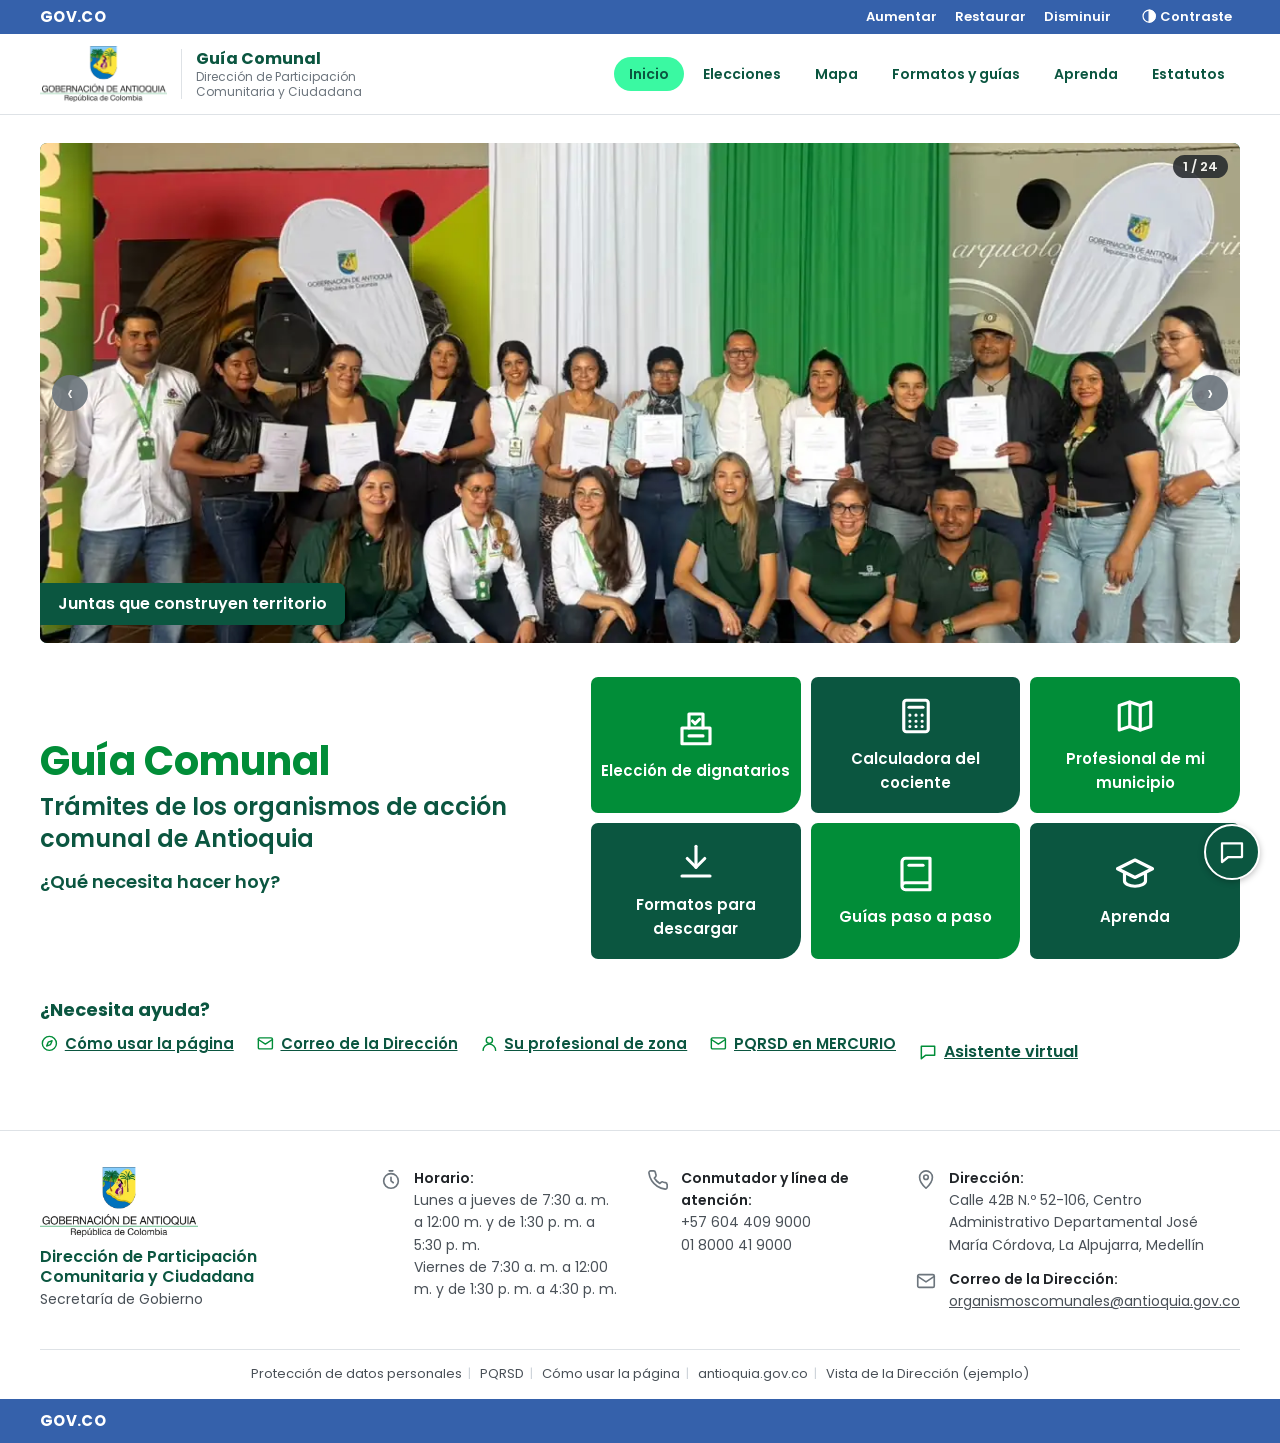
<file: index.html>
<!doctype html>
<html lang="es">
<head>
<meta charset="utf-8">
<meta name="viewport" content="width=device-width, initial-scale=1">
<meta name="theme-color" content="#0b5640">
<!-- Lineamientos de TIC (codificación segura): a otros sitios (YouTube, SURCO…) solo se les envía el dominio, no la dirección completa de la pantalla -->
<meta name="referrer" content="strict-origin-when-cross-origin">
<meta name="description" content="Guía de la Dirección de Participación Comunitaria y Ciudadana de la Gobernación de Antioquia para los organismos comunales: elección de dignatarios, mapa, guías y asistente.">
<title>Guía Comunal DPCC</title>
<link rel="preconnect" href="https://fonts.googleapis.com">
<link rel="preconnect" href="https://fonts.gstatic.com" crossorigin>
<link href="https://fonts.googleapis.com/css2?family=Poppins:wght@400;500;600;700&display=swap" rel="stylesheet">
<link rel="stylesheet" href="css/estilos.css?v=20">
<link rel="icon" href="img/logo-gobernacion.webp">
</head>
<body>
<a class="saltar" href="#contenido">Saltar al contenido</a>

<!-- Franja superior GOV.CO, como en antioquia.gov.co -->
<div class="franja-gob">
  <div class="contenedor franja-gob__in">
    <a class="govco" href="https://www.gov.co/" target="_blank" rel="noopener" aria-label="Portal del Estado colombiano GOV.CO">GOV.CO</a>
    <span class="franja-gob__der">
      <span class="tamano" role="group" aria-label="Tamaño del texto">
        <button type="button" data-tamano="1" aria-label="Letra más grande">Aumentar</button>
        <button type="button" data-tamano="0" aria-label="Tamaño normal">Restaurar</button>
        <button type="button" data-tamano="-1" aria-label="Letra más pequeña">Disminuir</button>
      </span>
      <button type="button" class="contraste-btn" id="contrasteBtn" aria-pressed="false"><svg class="ico" aria-hidden="true"><use href="#i-contraste"></use></svg><span class="contraste-btn__txt"> Contraste</span></button>
    </span>
  </div>
</div>

<header class="cabecera">
  <div class="contenedor cabecera__in">
    <a class="marca" href="#/inicio" aria-label="Guía Comunal, inicio">
      <img class="marca__logo" src="img/logo-gobernacion.webp" alt="Gobernación de Antioquia, República de Colombia" width="127" height="56">
      <span class="marca__texto"><strong>Guía Comunal</strong><small>Dirección de Participación<br>Comunitaria y Ciudadana</small></span>
    </a>
    <button class="menu-btn" type="button" aria-expanded="false" aria-controls="menu"><svg class="ico" aria-hidden="true"><use href="#i-menu"></use></svg> Menú</button>
    <nav id="menu" class="menu" aria-label="Secciones">
      <a href="#/inicio" data-seccion="inicio">Inicio</a>
      <a href="#/eleccion" data-seccion="eleccion">Elecciones</a>
      <a href="#/mapa" data-seccion="mapa">Mapa</a>
      <a href="#/documentos" data-seccion="documentos">Formatos y guías</a>
      <a href="#/aprenda" data-seccion="aprenda">Aprenda</a>
      <a href="#/estatutos" data-seccion="estatutos">Estatutos</a>
    </nav>
  </div>
</header>

<main id="contenido">
<!-- Cada <section class="pantalla"> es una pantalla con dirección propia (js/rutas.js):
     data-ruta = dirección (index.html#/eleccion/calculadora) · data-titulo = nombre en la ruta de navegación.
     [data-migas] se llena solo con el botón "Volver" y la ruta (Inicio › …). -->

<!-- ===================== INICIO ===================== -->
<section class="pantalla" data-ruta="inicio" data-titulo="Inicio">
  <div class="heroe">
    <div class="contenedor heroe__in">
      <div class="carrusel" id="carrusel" aria-roledescription="carrusel" aria-label="Imágenes de la acción comunal">
        <div class="carrusel__pista" id="carruselPista"></div>
        <button type="button" class="carrusel__flecha carrusel__flecha--izq" data-carrusel="-1" aria-label="Imagen anterior">‹</button>
        <button type="button" class="carrusel__flecha carrusel__flecha--der" data-carrusel="1" aria-label="Imagen siguiente">›</button>
        <div class="carrusel__puntos" id="carruselPuntos"></div>
      </div>
      <div class="portada">
        <div class="portada__titulo">
          <h1>Guía Comunal <span>Trámites de los organismos de acción comunal de Antioquia</span></h1>
          <p class="frase">¿Qué necesita hacer hoy?</p>
        </div>
        <nav class="botones-grandes" aria-label="Accesos principales">
          <a class="boton-tarjeta" href="#/eleccion"><svg class="ico" aria-hidden="true"><use href="#i-urna"></use></svg>Elección de dignatarios</a>
          <a class="boton-tarjeta" href="#/eleccion/calculadora"><svg class="ico" aria-hidden="true"><use href="#i-calculadora"></use></svg>Calculadora del cociente</a>
          <a class="boton-tarjeta" href="#/mapa"><svg class="ico" aria-hidden="true"><use href="#i-mapa"></use></svg>Profesional de mi municipio</a>
          <a class="boton-tarjeta" href="#/documentos/formatos"><svg class="ico" aria-hidden="true"><use href="#i-descargar"></use></svg>Formatos para descargar</a>
          <a class="boton-tarjeta" href="#/documentos/guias"><svg class="ico" aria-hidden="true"><use href="#i-libro"></use></svg>Guías paso a paso</a>
          <a class="boton-tarjeta" href="#/aprenda"><svg class="ico" aria-hidden="true"><use href="#i-birrete"></use></svg>Aprenda</a>
        </nav>
      </div>
    </div>
  </div>
  <div class="contenedor">
    <section class="ayuda-franja" id="ayuda" aria-labelledby="t-ayuda">
      <h2 id="t-ayuda">¿Necesita ayuda?</h2>
      <ul>
        <li><a href="guias/uso.html" target="_blank" rel="noopener"><svg class="ico" aria-hidden="true"><use href="#i-brujula"></use></svg>Cómo usar la página</a></li>
        <li><a href="mailto:organismoscomunales@antioquia.gov.co"><svg class="ico" aria-hidden="true"><use href="#i-correo"></use></svg>Correo de la Dirección</a></li>
        <li><a href="#/mapa"><svg class="ico" aria-hidden="true"><use href="#i-persona"></use></svg>Su profesional de zona</a></li>
        <li><a href="https://mercurio.antioquia.gov.co/mercurio/ServletPublic?operacion=9&amp;codIndice=00126&amp;idAsunto=PQRSDW&amp;indicador=1&amp;logueoPqr=S" target="_blank" rel="noopener"><svg class="ico" aria-hidden="true"><use href="#i-correo"></use></svg>PQRSD en MERCURIO</a></li>
        <li><button type="button" class="enlace-boton" data-abrir-chat><svg class="ico" aria-hidden="true"><use href="#i-chat"></use></svg>Asistente virtual</button></li>
      </ul>
    </section>
  </div>
</section>

<!-- ===================== ELECCIÓN DE DIGNATARIOS ===================== -->
<section class="pantalla" data-ruta="eleccion" data-titulo="Elección de dignatarios" hidden>
  <div class="heroe heroe--interno"><div class="contenedor">
    <nav class="migas" data-migas aria-label="Ruta de navegación"></nav>
    <div class="titulo-seccion"><h1>Elección de dignatarios</h1><p class="heroe__lead">Juntas de Acción Comunal, Juntas de Vivienda Comunitaria y Asocomunales</p></div>
  </div></div>
  <div class="contenedor bloque">
    <nav class="accesos" aria-label="Partes de la elección">
      <a class="acceso" href="#/eleccion/etapas"><span class="acceso__ico"><svg class="ico" aria-hidden="true"><use href="#i-calendario"></use></svg></span><b>Etapas de la elección</b><small>Quién hace qué y cuándo</small></a>
      <a class="acceso acceso--principal" href="#/eleccion/herramienta"><span class="acceso__ico"><svg class="ico" aria-hidden="true"><use href="#i-lapiz"></use></svg></span><b>Registrar la elección</b><small>Llene las actas paso a paso</small></a>
      <a class="acceso" href="#/eleccion/calculadora"><span class="acceso__ico"><svg class="ico" aria-hidden="true"><use href="#i-calculadora"></use></svg></span><b>Calculadora del cociente</b><small>Cuántos cargos gana cada plancha</small></a>
      <a class="acceso" href="#/documentos/formatos"><span class="acceso__ico"><svg class="ico" aria-hidden="true"><use href="#i-descargar"></use></svg></span><b>Formatos en Word</b><small>Actas y listados en blanco</small></a>
      <a class="acceso" href="#/eleccion/devoluciones"><span class="acceso__ico"><svg class="ico" aria-hidden="true"><use href="#i-alerta"></use></svg></span><b>Causas de devolución</b><small>Errores que debe evitar</small></a>
      <a class="acceso" href="#/eleccion/despues"><span class="acceso__ico"><svg class="ico" aria-hidden="true"><use href="#i-balanza"></use></svg></span><b>Después de la elección</b><small>Inscribir, impugnar y empalme</small></a>
    </nav>
  </div>
</section>

<section class="pantalla" data-ruta="eleccion/etapas" data-titulo="Etapas" hidden>
  <div class="heroe heroe--interno"><div class="contenedor">
    <nav class="migas" data-migas aria-label="Ruta de navegación"></nav>
    <div class="titulo-seccion"><h1>Etapas de la elección</h1><p class="heroe__lead">Toque cada etapa para ver quién hace qué.</p></div>
  </div></div>
  <div class="contenedor bloque">
    <ol class="linea" id="lineaTiempo"></ol>
    <div class="linea-detalle" id="lineaDetalle" aria-live="polite"></div>
    <details class="mas-info"><summary>🎬 Ver el video del proceso completo</summary><div class="video" data-video="eleccion"></div></details>
  </div>
</section>

<section class="pantalla" data-ruta="eleccion/herramienta" data-titulo="Registrar la elección" hidden>
  <div class="heroe heroe--interno"><div class="contenedor">
    <nav class="migas" data-migas aria-label="Ruta de navegación"></nav>
    <div class="titulo-seccion"><h1>Registrar la elección</h1><p class="heroe__lead">Un paso por pantalla. Lo que escriba se guarda solo en este equipo.</p></div>
    <div class="aviso aviso--clave"><b>🚦 Prevalidación no es aprobación.</b> La página revisa sus datos antes de imprimir. La revisión oficial la hace la Dirección.</div>
  </div></div>
  <div class="contenedor bloque" id="formulario"><div id="formularioApp"></div></div>
</section>

<section class="pantalla" data-ruta="eleccion/calculadora" data-titulo="Calculadora del cociente" hidden>
  <div class="heroe heroe--interno"><div class="contenedor">
    <nav class="migas" data-migas aria-label="Ruta de navegación"></nav>
    <div class="titulo-seccion"><h1>Calculadora del cociente electoral</h1><p class="heroe__lead">Escriba los votos y vea cuántos cargos gana cada plancha.</p></div>
  </div></div>
  <div class="contenedor bloque"><div id="calcApp" class="calc"></div></div>
</section>

<section class="pantalla" data-ruta="eleccion/devoluciones" data-titulo="Causas de devolución" hidden>
  <div class="heroe heroe--interno"><div class="contenedor">
    <nav class="migas" data-migas aria-label="Ruta de navegación"></nav>
    <div class="titulo-seccion"><h1>Causas de devolución</h1><p class="heroe__lead">Los errores más comunes y cómo evitarlos. Toque cada uno.</p></div>
  </div></div>
  <div class="contenedor bloque">
    <div id="faqLista" class="faq"></div>
  </div>
</section>

<section class="pantalla" data-ruta="eleccion/despues" data-titulo="Después de la elección" hidden>
  <div class="heroe heroe--interno"><div class="contenedor">
    <nav class="migas" data-migas aria-label="Ruta de navegación"></nav>
    <div class="titulo-seccion"><h1>Después de la elección</h1><p class="heroe__lead">Qué sigue, en pocos pasos.</p></div>
  </div></div>
  <div class="contenedor bloque">
    <div class="respuestas">
      <article class="respuesta">
        <h2>📨 Inscribir a los elegidos</h2>
        <ol class="pasos-cortos"><li>Imprima y firme las actas</li><li>Escanéelas con los listados firmados</li><li>Envíelas al correo de la Dirección</li></ol>
        <p class="respuesta__quien"><b>Quién la resuelve:</b> la Dirección de Participación Comunitaria y Ciudadana.</p>
        <div class="respuesta__mas"><a class="btn btn--peque" href="#/eleccion/herramienta/paso-8">Ir a enviar</a></div>
      </article>
      <article class="respuesta">
        <h2>⚖️ Impugnar una elección</h2>
        <ol class="pasos-cortos"><li>Reúna el acta y las pruebas</li><li>Escriba qué pasó y qué regla no se cumplió</li><li>Preséntela dentro del plazo de sus estatutos</li></ol>
        <p class="respuesta__quien"><b>Quién la resuelve:</b> primero, la Comisión de Convivencia y Conciliación del organismo de grado superior: para una JAC o JVC, la Asocomunal (si no hay, la Dirección); para una Asocomunal, la Federación. Si apela, la entidad de inspección, vigilancia y control. Respuesta: hasta 4 meses.</p>
        <details class="ver-norma"><summary>📖 Ver norma</summary>
          <p>Ley 2166 de 2021 y Decreto 1501 de 2023. El Modelo de Estatutos 2024 (arts. 89 a 94) pide que la presenten <b>mínimo 5 afiliados</b> que estuvieron en la elección, dentro de los <b>10 días hábiles</b> siguientes. Revise lo que dicen los estatutos de su organismo comunal: son los que mandan.</p></details>
      </article>
      <article class="respuesta">
        <h2>🤝 Hacer el empalme</h2>
        <ol class="pasos-cortos"><li>Los dignatarios salientes entregan documentos, bienes y cuentas</li><li>Entregan también su informe de gestión</li><li>Todo queda en un acta firmada por salientes y entrantes</li></ol>
      </article>
    </div>
    <p class="enlaces-peque"><button type="button" class="enlace-boton" data-abrir-chat>💬 ¿Otra duda? Pregúntele al asistente</button></p>
  </div>
</section>

<!-- ===================== MAPA (único) ===================== -->
<section class="pantalla" data-ruta="mapa" data-titulo="Mapa" hidden>
  <div class="heroe heroe--interno"><div class="contenedor">
    <nav class="migas" data-migas aria-label="Ruta de navegación"></nav>
    <div class="titulo-seccion"><h1>Mapa de atención por municipio</h1>
    <p class="heroe__lead">Toque su municipio o escriba su nombre.</p></div>
  </div></div>
  <div class="contenedor bloque">
    <div class="mapa-barra">
      <label for="mapaBuscar" class="oculto">Buscar municipio</label>
      <input id="mapaBuscar" list="mapaLista" placeholder="Escriba su municipio" autocomplete="off">
      <datalist id="mapaLista"></datalist>
      <button type="button" class="btn btn--claro btn--peque" id="mapaTodo" hidden>Ver todo Antioquia</button>
    </div>
    <div class="mapa-grid">
      <div class="mapa-caja">
        <svg id="mapaSvg" class="mapa-svg" role="img" aria-label="Mapa de los municipios de Antioquia por subregión"></svg>
        <aside id="mapaInfo" class="mapa-info" hidden aria-live="polite"></aside>
      </div>
      <div>
        <div id="mapaLeyenda" class="mapa-leyenda" aria-label="Subregiones (toque para acercar)"></div>
        <div class="video" data-video="v4"></div>
      </div>
    </div>
    <p class="nota">Límites: DANE, Marco Geoestadístico Nacional 2025. Los municipios en gris los atiende su alcaldía.</p>
  </div>
</section>

<!-- ===================== FORMATOS Y GUÍAS ===================== -->
<section class="pantalla" data-ruta="documentos" data-titulo="Formatos y guías" hidden>
  <div class="heroe heroe--interno"><div class="contenedor">
    <nav class="migas" data-migas aria-label="Ruta de navegación"></nav>
    <div class="titulo-seccion"><h1>Formatos y guías</h1><p class="heroe__lead">Para descargar, imprimir o consultar.</p></div>
  </div></div>
  <div class="contenedor bloque">
    <nav class="accesos accesos--tres" aria-label="Formatos y guías">
      <a class="acceso" href="#/documentos/formatos"><span class="acceso__ico"><svg class="ico" aria-hidden="true"><use href="#i-descargar"></use></svg></span><b>Formatos en Word</b><small>Actas, planchas y listados en blanco</small></a>
      <a class="acceso" href="#/documentos/guias"><span class="acceso__ico"><svg class="ico" aria-hidden="true"><use href="#i-libro"></use></svg></span><b>Guías paso a paso</b><small>Cómo usar la herramienta de registro</small></a>
      <a class="acceso" href="#/documentos/consulta"><span class="acceso__ico"><svg class="ico" aria-hidden="true"><use href="#i-carpeta"></use></svg></span><b>Consultas oficiales</b><small>Cartilla, circular, SURCO y PQRSD</small></a>
    </nav>
  </div>
</section>

<section class="pantalla" data-ruta="documentos/formatos" data-titulo="Formatos en Word" hidden>
  <div class="heroe heroe--interno"><div class="contenedor">
    <nav class="migas" data-migas aria-label="Ruta de navegación"></nav>
    <div class="titulo-seccion"><h1>Formatos oficiales en Word</h1><p class="heroe__lead">En blanco. La herramienta de registro llena las actas por usted.</p></div>
  </div></div>
  <div class="contenedor bloque">
    <div class="aviso aviso--clave"><b>📋 Listados de asistencia:</b> imprímalo y llévelo a la reunión para que los asistentes firmen. Luego tómele una foto o escanéelo.</div>
    <div id="listaDescargas" class="descargas"></div>
  </div>
</section>

<section class="pantalla" data-ruta="documentos/guias" data-titulo="Guías" hidden>
  <div class="heroe heroe--interno"><div class="contenedor">
    <nav class="migas" data-migas aria-label="Ruta de navegación"></nav>
    <div class="titulo-seccion"><h1>Guías paso a paso</h1><p class="heroe__lead">Para ver en pantalla, imprimir o descargar.</p></div>
  </div></div>
  <div class="contenedor bloque">
    <div class="guias" id="listaGuias"></div>
    <details class="mas-info"><summary>🎬 Videos cortos por etapa</summary><div class="videos-cortos" id="videosCortos"></div></details>
  </div>
</section>

<section class="pantalla" data-ruta="documentos/consulta" data-titulo="Consultas oficiales" hidden>
  <div class="heroe heroe--interno"><div class="contenedor">
    <nav class="migas" data-migas aria-label="Ruta de navegación"></nav>
    <div class="titulo-seccion"><h1>Consultas oficiales</h1><p class="heroe__lead">Documentos y sistemas de la Gobernación y del Ministerio.</p></div>
  </div></div>
  <div class="contenedor bloque">
    <h2 class="sub">Documentos</h2>
    <div class="fuentes fuentes--tres">
      <a href="documentos/Afiche%20paso%20a%20paso%20-%20Elecciones%20comunales%202026.pdf" download><span>🗳️</span><b>Afiche paso a paso</b><small>PDF · 4 MB</small></a>
      <a href="documentos/Circular%2009%20de%202025%20-%20Ministerio%20del%20Interior.pdf" download><span>📑</span><b>Circular 09 de 2025</b><small>Ministerio del Interior · PDF · 5 MB</small></a>
      <a href="documentos/Cartilla%20ABC%20Comunal%20-%20Preparemonos%20para%20las%20elecciones.pdf" download><span>📘</span><b>Cartilla ABC Comunal</b><small>PDF · 19 MB (mejor con wifi)</small></a>
    </div>
    <h2 class="sub">Sistemas de consulta</h2>
    <div class="fuentes">
      <a href="https://surco.antioquia.gov.co/Surco/formularios/registroAfiliados/frmafiliadospublicados.xhtml" target="_blank" rel="noopener"><span>👥</span><b>SURCO · Afiliados</b><small>¿Quién está afiliado?</small></a>
      <a href="https://surco.antioquia.gov.co/Surco/formularios/certificadosPublicados/frmcertificadospublicados.xhtml" target="_blank" rel="noopener"><span>📜</span><b>SURCO · Certificados</b><small>Dignatarios inscritos</small></a>
      <a href="https://mercurio.antioquia.gov.co/mercurio/ServletPublic?operacion=9&amp;codIndice=00126&amp;idAsunto=PQRSDW&amp;indicador=1&amp;logueoPqr=S" target="_blank" rel="noopener"><span>📮</span><b>PQRSD · MERCURIO</b><small>Peticiones, quejas y reclamos</small></a>
      <a href="https://www.antioquia.gov.co/direccion-de-participacion-comunitaria-y-ciudadana" target="_blank" rel="noopener"><span>🌐</span><b>Página de la Dirección</b><small>antioquia.gov.co</small></a>
    </div>
    <details class="mas-info"><summary>🎬 Video: ¿dónde consultar información oficial?</summary><div class="video" data-video="v5"></div></details>
  </div>
</section>

<!-- ===================== APRENDA ===================== -->
<section class="pantalla" data-ruta="aprenda" data-titulo="Aprenda" hidden>
  <div class="heroe heroe--interno"><div class="contenedor">
    <nav class="migas" data-migas aria-label="Ruta de navegación"></nav>
    <div class="titulo-seccion"><h1>Aprenda</h1><p class="heroe__lead">Lo básico de la acción comunal, en pocas palabras.</p></div>
  </div></div>
  <div class="contenedor bloque">
    <nav class="accesos accesos--tres" aria-label="Aprenda">
      <a class="acceso" href="#/aprenda/accion-comunal"><span class="acceso__ico"><svg class="ico" aria-hidden="true"><use href="#i-personas"></use></svg></span><b>La acción comunal</b><small>Qué es, cómo se organiza y qué hace la Gobernación</small></a>
      <a class="acceso" href="#/aprenda/juego"><span class="acceso__ico"><svg class="ico" aria-hidden="true"><use href="#i-diana"></use></svg></span><b>Preguntas de repaso</b><small>Ponga a prueba lo que sabe</small></a>
      <a class="acceso" href="#/aprenda/glosario"><span class="acceso__ico"><svg class="ico" aria-hidden="true"><use href="#i-texto"></use></svg></span><b>Glosario</b><small>Palabras comunales explicadas</small></a>
    </nav>
  </div>
</section>

<section class="pantalla" data-ruta="aprenda/accion-comunal" data-titulo="La acción comunal" hidden>
  <div class="heroe heroe--interno"><div class="contenedor">
    <nav class="migas" data-migas aria-label="Ruta de navegación"></nav>
    <div class="titulo-seccion"><h1>La acción comunal</h1><p class="heroe__lead">Es la comunidad organizada para mejorar su barrio o vereda.</p></div>
  </div></div>
  <div class="contenedor">
    <section class="bloque" aria-labelledby="t-que-es">
      <div class="dos-col dos-col--video">
        <div>
          <h2 id="t-que-es">¿Qué hace una Junta?</h2>
          <div class="iconos3">
            <div><span>🤝</span>Se une</div><div><span>🗣️</span>Decide en asamblea</div><div><span>🏗️</span>Trabaja por su territorio</div>
          </div>
        </div>
        <div class="video" data-video="v1"></div>
      </div>
    </section>
    <section class="bloque" aria-labelledby="t-quienes">
      <h2 id="t-quienes">Cómo se organiza una Junta</h2>
      <div class="dos-col dos-col--video">
        <div class="organigrama" aria-label="Estructura de una Junta de Acción Comunal">
          <div class="org org--raiz"><span>👥</span><b>Asamblea general</b><small>Todos los afiliados</small></div>
          <div class="org-fila">
            <div class="org"><span>👔</span><b>Directiva</b><small>Presidente, vice, tesorero y secretario</small></div>
            <div class="org"><span>🔍</span><b>Fiscalía</b><small>Fiscal y suplente</small></div>
            <div class="org"><span>🤝</span><b>Conciliación</b><small>3 conciliadores</small></div>
            <div class="org"><span>📣</span><b>Delegados</b><small>3 y sus suplentes</small></div>
            <div class="org"><span>🛠️</span><b>Comisiones</b><small>Mínimo 3, con coordinador</small></div>
          </div>
        </div>
        <div class="video" data-video="v2"></div>
      </div>
    </section>
    <section class="bloque" aria-labelledby="t-hace">
      <div class="dos-col dos-col--video">
        <div>
          <h2 id="t-hace">Qué hace la Gobernación</h2>
          <div class="tarjetas tarjetas--dos">
            <div class="tarjeta tarjeta--icono"><span>🧭</span><b>Acompaña</b><small>Profesionales de zona en los municipios</small></div>
            <div class="tarjeta tarjeta--icono"><span>📄</span><b>Reconoce</b><small>Inscribe a los dignatarios elegidos</small></div>
            <div class="tarjeta tarjeta--icono"><span>⚖️</span><b>Vigila</b><small>Inspección, vigilancia y control</small></div>
            <div class="tarjeta tarjeta--icono"><span>🎓</span><b>Forma</b><small>Guías, talleres y esta página</small></div>
          </div>
        </div>
        <div class="video" data-video="v3"></div>
      </div>
    </section>
  </div>
</section>

<section class="pantalla" data-ruta="aprenda/juego" data-titulo="Preguntas de repaso" hidden>
  <div class="heroe heroe--interno"><div class="contenedor">
    <nav class="migas" data-migas aria-label="Ruta de navegación"></nav>
    <div class="titulo-seccion"><h1>Preguntas de repaso</h1><p class="heroe__lead">Elija un juego. Cada respuesta trae su explicación.</p></div>
  </div></div>
  <div class="contenedor bloque"><div id="juegoApp" class="juego"></div></div>
</section>

<section class="pantalla" data-ruta="aprenda/glosario" data-titulo="Glosario" hidden>
  <div class="heroe heroe--interno"><div class="contenedor">
    <nav class="migas" data-migas aria-label="Ruta de navegación"></nav>
    <div class="titulo-seccion"><h1>Glosario</h1><p class="heroe__lead">Escriba una palabra para buscarla.</p></div>
  </div></div>
  <div class="contenedor bloque">
    <input id="glosarioBuscar" class="buscador" placeholder="Buscar una palabra" aria-label="Buscar en el glosario">
    <div id="glosario" class="glosario"></div>
  </div>
</section>

<!-- ===================== ESTATUTOS (OCULTA) =====================
     Sección sin terminar: se oculta con window.MOSTRAR.estatutos = false en js/datos.js
     (también se quita del menú). Para mostrarla, cambie false por true. -->

<section class="pantalla" data-ruta="estatutos" data-titulo="Estatutos" hidden>
  <div class="heroe heroe--interno"><div class="contenedor">
    <nav class="migas" data-migas aria-label="Ruta de navegación"></nav>
    <div class="titulo-seccion"><h1>Reforma de estatutos</h1><p class="heroe__lead"><span class="etiqueta etiqueta--pronto">Próximamente</span></p></div>
  </div></div>
  <div class="contenedor bloque">
    <div class="construccion">
      <img src="img/mascota/lista.webp" alt="" class="mascota" width="120" height="183">
      <div>
        <h2>Requisitos básicos</h2>
        <ul class="lista-check">
          <li>Los estatutos son las reglas internas del organismo comunal.</li>
          <li>La asamblea se instala con la <b>mitad más uno</b> de los afiliados.</li>
          <li>La reforma se aprueba con <b>dos tercios (2/3)</b> de los presentes.</li>
          <li><b>No</b> se puede usar el quórum supletorio.</li>
        </ul>
        <button type="button" class="enlace-boton" data-abrir-chat>💬 Pregúntele al asistente</button>
      </div>
    </div>
    <!-- Espacio reservado: guía, formatos y herramienta de reforma de estatutos -->
  </div>
</section>

<!-- ===================== VISTA DE LA DIRECCIÓN (demostración) ===================== -->
<section class="pantalla" data-ruta="direccion" data-titulo="Vista de la Dirección" hidden>
  <div class="heroe heroe--interno"><div class="contenedor">
    <nav class="migas" data-migas aria-label="Ruta de navegación"></nav>
    <div class="titulo-seccion"><h1>Seguimiento de elecciones</h1>
    <p class="heroe__lead">Así consultaría la Dirección las solicitudes de elección de dignatarios: las recibidas, su estado de prevalidación, su historial de subsanaciones y su período electoral.</p></div></div></div>
  <div class="contenedor bloque">
    <div class="aviso aviso--clave"><b>Vista de ejemplo.</b> Los datos que aparecen aquí son de ejemplo o los registrados en este equipo, y no llegan a la Gobernación. Hoy el registro oficial de cada solicitud es el correo radicado en MERCURIO.</div>
    <div class="panel-resumen">
      <button type="button" data-pestana-panel="proceso" aria-selected="true"><b id="panelNProceso">0</b>En proceso</button>
      <button type="button" data-pestana-panel="terminado" aria-selected="false"><b id="panelNTerminado">0</b>Terminados (correo enviado)</button>
    </div>
    <div class="panel-filtros" id="panelFiltros"></div>
    <div id="panelTabla" class="tabla-registros"></div>
    <div class="botones"><button type="button" class="btn btn--claro" id="panelEjemplos">Ver datos de ejemplo</button><button type="button" class="btn btn--claro" id="panelXlsx">Descargar Excel</button><button type="button" class="btn btn--claro" id="panelCsv">Descargar CSV</button><button type="button" class="btn btn--texto" id="panelBorrar">Borrar los datos de esta vista</button></div>
    <p class="ayuda">Las descargas incluyen todas las versiones de lo que esté filtrado.</p>
    <!-- Notas técnicas de cómo se conectaría (Power Automate, base de datos, asuntos de correo):
         comentario "VERSIÓN REAL" en js/formulario.js y apartado del LEEME. -->
    <div class="aviso aviso--info"><b>¿Cómo funcionaría?</b> Con la Guía Comunal alojada en el <a href="https://opc-spcc-gobantioquia.hub.arcgis.com/" target="_blank" rel="noopener">Observatorio de Participación Ciudadana</a> de la Gobernación, cada solicitud quedaría registrada al enviarse: organismo, municipio, paso, semáforo y, si es una subsanación, su versión anterior. La Dirección podría filtrar por período, municipio, tipo de organismo y estado, y descargar el listado en Excel. Los períodos anteriores quedarían como histórico.</div>
  </div>
</section>

</main>

<!-- Pie con la estructura del de antioquia.gov.co: marca, horario, líneas, dirección, enlaces legales y franja GOV.CO -->
<footer class="pie">
  <div class="contenedor pie__in">
    <div class="pie__marca">
      <img src="img/logo-gobernacion.webp" alt="Gobernación de Antioquia, República de Colombia" width="159" height="70" loading="lazy">
      <b>Dirección de Participación Comunitaria y Ciudadana</b>
      <span>Secretaría de Gobierno</span>
    </div>
    <div class="pie__col">
      <svg class="ico" aria-hidden="true"><use href="#i-reloj"></use></svg>
      <p><b>Horario:</b>Lunes a jueves de 7:30 a. m. a 12:00 m. y de 1:30 p. m. a 5:30 p. m.<br>Viernes de 7:30 a. m. a 12:00 m. y de 1:30 p. m. a 4:30 p. m.</p>
    </div>
    <div class="pie__col">
      <svg class="ico" aria-hidden="true"><use href="#i-telefono"></use></svg>
      <p><b>Conmutador y línea de atención:</b>+57 604 409 9000<br>01 8000 41 9000</p>
    </div>
    <div class="pie__col">
      <svg class="ico" aria-hidden="true"><use href="#i-ubicacion"></use></svg>
      <p><b>Dirección:</b>Calle 42B N.º 52-106, Centro Administrativo Departamental José María Córdova, La Alpujarra, Medellín</p>
      <svg class="ico" aria-hidden="true"><use href="#i-correo"></use></svg>
      <p><b>Correo de la Dirección:</b><a href="mailto:organismoscomunales@antioquia.gov.co">organismoscomunales@antioquia.gov.co</a></p>
    </div>
  </div>
  <div class="contenedor pie__legal">
    <a href="https://compilacionjuridica.antioquia.gov.co/compilacion/compilacion/docs/d_gobant_2022070004096_2022.htm" target="_blank" rel="noopener">Protección de datos personales</a><span>|</span>
    <a href="https://mercurio.antioquia.gov.co/mercurio/ServletPublic?operacion=9&amp;codIndice=00126&amp;idAsunto=PQRSDW&amp;indicador=1&amp;logueoPqr=S" target="_blank" rel="noopener">PQRSD</a><span>|</span>
    <a href="guias/uso.html" target="_blank" rel="noopener">Cómo usar la página</a><span>|</span>
    <a href="https://www.antioquia.gov.co/" target="_blank" rel="noopener">antioquia.gov.co</a><span>|</span>
    <a href="#/direccion">Vista de la Dirección (ejemplo)</a>
  </div>
  <div class="pie__barra">
    <div class="contenedor">
      <a class="govco" href="https://www.gov.co/" target="_blank" rel="noopener">GOV.CO</a>
    </div>
  </div>
</footer>

<button type="button" class="chat-flotante" data-abrir-chat aria-label="Abrir el asistente virtual"><svg class="ico" aria-hidden="true"><use href="#i-chat"></use></svg><span>Asistente virtual</span></button>
<!-- Asistente: solo como botón flotante, disponible en todas las pantallas -->
<div class="chat-ventana" id="chatVentana" role="dialog" aria-modal="false" aria-labelledby="chatTitulo" hidden>
  <div class="chat-ventana__barra"><strong id="chatTitulo">Asistente comunal</strong><button type="button" class="chat-ventana__cerrar" id="chatCerrar" aria-label="Cerrar el asistente">✕</button></div>
  <div class="chat-ventana__slot">
    <div id="chat" class="chat">
      <div class="chat__mensajes" id="chatMensajes" role="log" aria-live="polite" aria-label="Conversación con el asistente"></div>
      <form class="chat__form" id="chatForm">
        <label for="chatEntrada" class="oculto">Escriba su pregunta</label>
        <input id="chatEntrada" type="text" placeholder="Escriba su pregunta…" autocomplete="off" maxlength="300">
        <button type="submit" class="btn">Enviar</button>
      </form>
    </div>
  </div>
</div>
<datalist id="catalogoComisiones"></datalist>

<script src="js/iconos.js?v=20"></script>
<script src="js/rutas.js?v=20"></script>
<script src="js/datos.js?v=20"></script>
<script src="datos/mapa.js?v=20"></script>
<script src="js/videos.js?v=20"></script>
<script src="js/contenido.js?v=20"></script>
<script src="js/mapa.js?v=20"></script>
<script src="js/word.js?v=20"></script>
<script src="js/formulario.js?v=20"></script>
<script src="js/norma.js?v=20"></script>
<script src="js/mapa-app.js?v=20"></script>
<script src="js/juego.js?v=20"></script>
<script src="js/calculadora.js?v=20"></script>
<script src="js/panel.js?v=20"></script>
<script src="js/chatbot.js?v=20"></script>
<script src="js/app.js?v=20"></script>
</body>
</html>
</file>
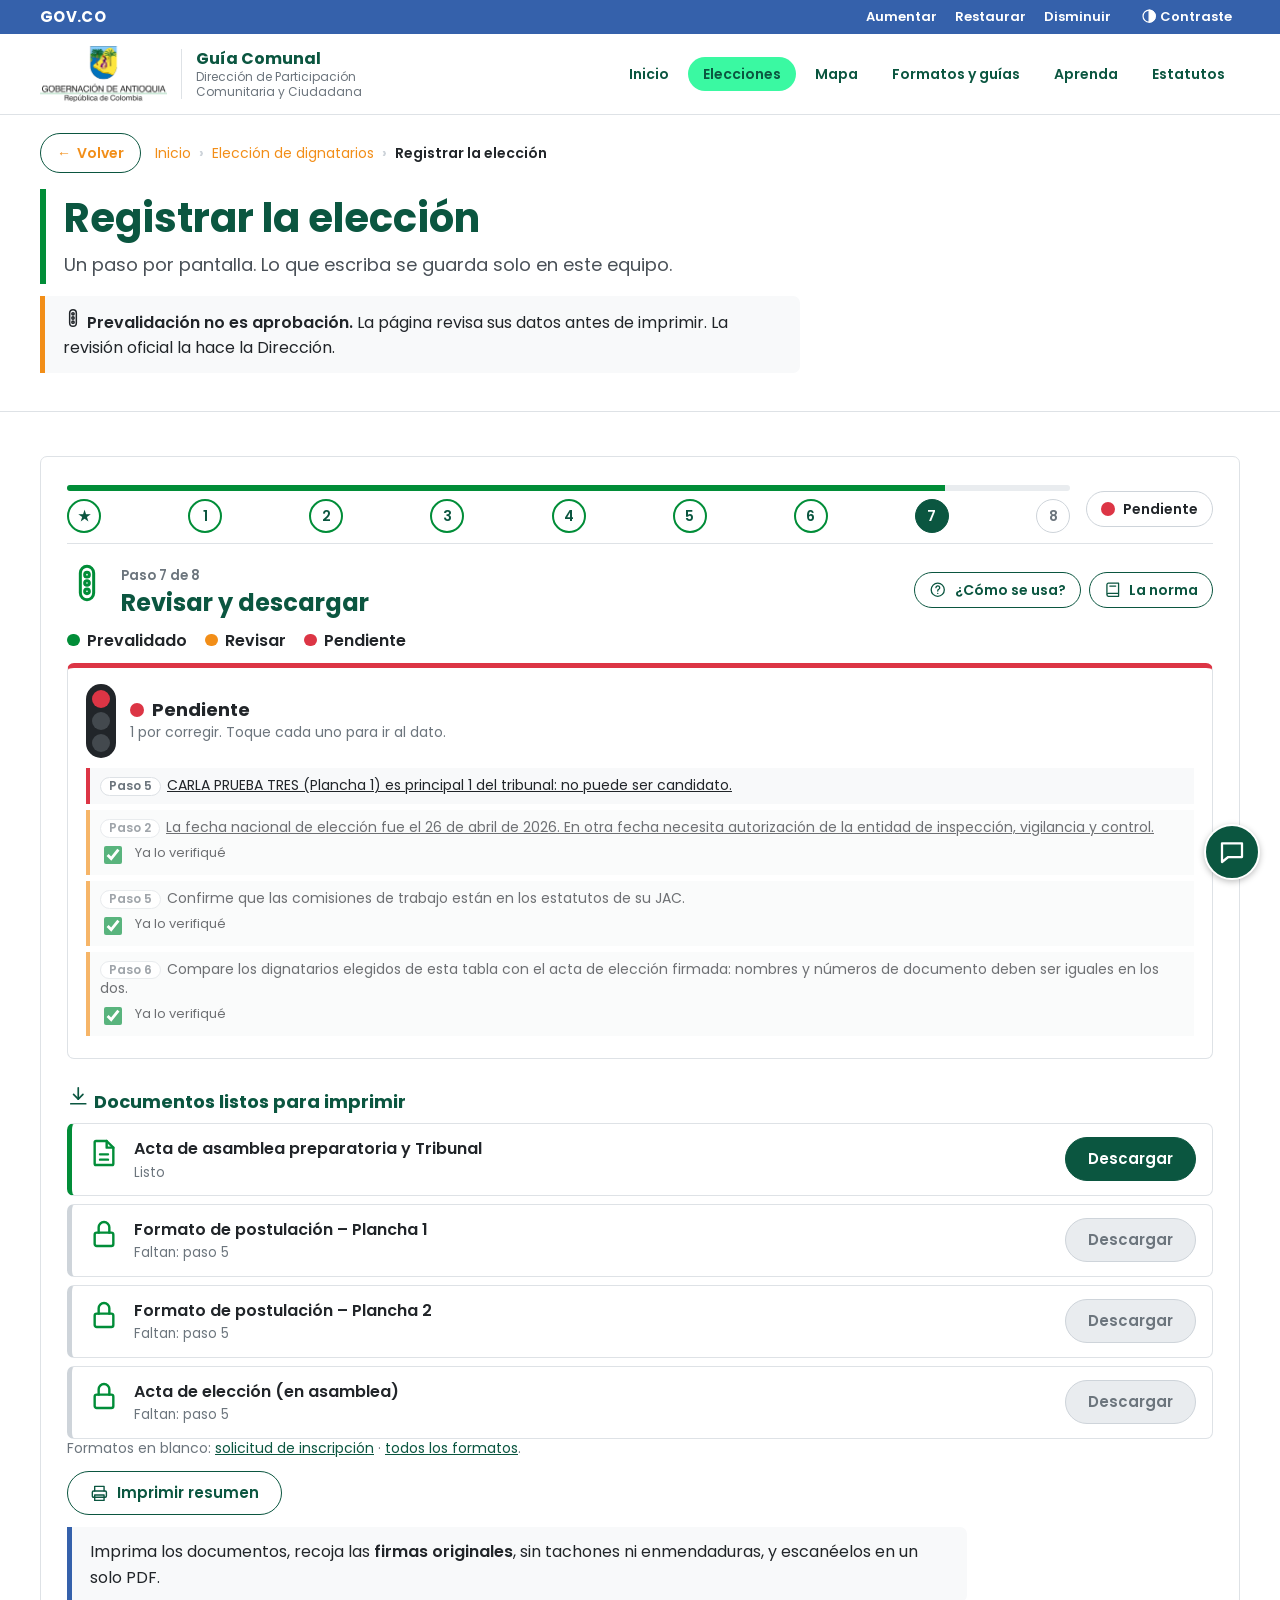
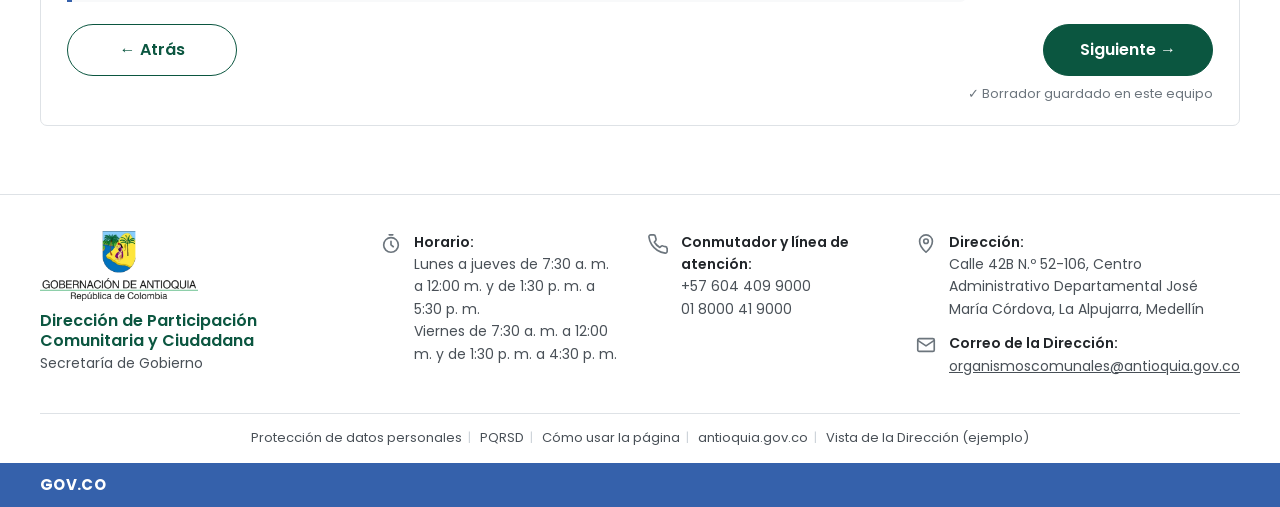
<file: demo.html>
<!doctype html>
<html lang="es">
<head>
<meta charset="utf-8">
<meta name="viewport" content="width=device-width, initial-scale=1">
<meta name="robots" content="noindex, nofollow">
<title>Ejemplo de demostración · Guía Comunal DPCC</title>
<style>body{font-family:Poppins,Arial,sans-serif;background:#F8F9FA;color:#212529;display:grid;place-items:center;min-height:100vh;margin:0;padding:16px;text-align:center}</style>
</head>
<body>
<p>Cargando el ejemplo de demostración…</p>
<script>
/* REGISTRO DE DEMOSTRACIÓN (para presentar la Guía, por ejemplo ante el jurado).
   - Página aparte: no está enlazada desde ningún menú y no cambia nada de la Guía.
   - Al abrirla pone en ESTE navegador una solicitud de ejemplo con datos FICTICIOS y abre la
     herramienta en el paso 7 ("Revisar y descargar"). Si ya había un borrador, pide confirmación
     antes de reemplazarlo.
   - Trae UN error a propósito para corregirlo en vivo: la vicepresidenta de la Plancha 1
     (CARLA PRUEBA TRES, CC 10000003) es también integrante del Tribunal de Garantías.
     Corrección: en el paso 5, cambiar a esa candidata por otra persona (por ejemplo
     CC 20000099 · PRUEBA NUEVA · BEATRIZ) y el semáforo pasa a verde.
   - Se puede volver a abrir cuantas veces quiera: siempre deja el ejemplo igual, con el error.
   - Clave del borrador: "dpcc-formulario-v2" (la misma de js/formulario.js). */
(function () {
  'use strict';
  const CLAVE = 'dpcc-formulario-v2';
  const P = (c, a, n, x) => Object.assign({ tdoc: 'CC', ced: c, ape: a, nom: n }, x || {});
  let k = 20000000;
  const C = (a, n, m) => P(String(++k), a, n, { mujer: !!m, mayor: true });
  const plancha = (num, f, pre) => ({ numero: String(num), fecha: f, hora: '10:00',
    dir: [C(pre + 'UNO', 'ANA', 1), C(pre + 'DOS', 'BETO'), C(pre + 'TRES', 'CARLA', 1), C(pre + 'CUATRO', 'DARIO')],
    fis: [C(pre + 'CINCO', 'ELENA', 1), C(pre + 'SEIS', 'FABIO')],
    con: [C(pre + 'SIETE', 'GLORIA', 1), C(pre + 'OCHO', 'HECTOR'), C(pre + 'NUEVE', 'IRENE', 1)],
    com: [Object.assign({ comision: 'C.T. OBRAS' }, C(pre + 'DIEZ', 'JULIO')), Object.assign({ comision: 'C.T. SALUD' }, C(pre + 'ONCE', 'KAREN', 1)), Object.assign({ comision: 'C.T. DEPORTES' }, C(pre + 'DOCE', 'LUIS'))],
    del: [C(pre + 'TRECE', 'MARTA', 1), C(pre + 'CATORCE', 'NORA', 1), C(pre + 'QUINCE', 'OSCAR'), C(pre + 'DIECISEIS', 'PAULA', 1), C(pre + 'DIECISIETE', 'RAUL'), C(pre + 'DIECIOCHO', 'SARA', 1)],
    presentadaPor: [P('10000001', 'PRUEBA UNO', 'ANA')], recibidaPor: ['0', '1', '2'],
    parentescoHay: 'No', parentescoGrado: '', parentescoQuienes: '', parentescoAut: false });
  const tp = [P('10000003', 'PRUEBA TRES', 'CARLA'), P('10000004', 'PRUEBA CUATRO', 'DARIO'), P('10000005', 'PRUEBA CINCO', 'ELENA')];
  const ts = [P('10000006', 'PRUEBA SEIS', 'FABIO'), P('10000007', 'PRUEBA SIETE', 'GLORIA'), P('10000008', 'PRUEBA OCHO', 'HECTOR')];
  const pres = P('10000001', 'PRUEBA UNO', 'ANA', { tel: '3000000001' }), sec = P('10000002', 'PRUEBA DOS', 'BRUNO', { tel: '3000000002' });
  const planchas = [plancha(1, '2026-08-20', 'ALFA '), plancha(2, '2026-08-21', 'BETA ')];
  // El error a propósito: la vicepresidenta de la Plancha 1 es integrante del Tribunal
  planchas[0].dir[1] = P('10000003', 'PRUEBA TRES', 'CARLA', { mujer: true, mayor: true });
  const S = { paso: 7,
    solicitud: { tipo: 'Nueva', anterior: '', version: '' }, periodo: '',
    junta: { tipo: 'JAC', id: '99999', nombre: 'JAC VEREDA LA PRUEBA (EJEMPLO)', subregion: 'Suroeste', municipio: 'Urrao', nit: '900000000-1', territorio: 'Rural', direccion: 'Vereda La Prueba', correo: 'jac.ejemplo@ejemplo.com', celular: '3000000000', telefono: '' },
    asamblea: { actaNo: '12', lugar: 'CASETA COMUNAL', fecha: '2026-08-01', hora: '09:00', horaFin: '11:00', totalAfiliados: '10', asistentes: '8', actaAntNo: '11', actaAntFecha: '2026-07-10', pres, sec,
      tipoEleccion: 'Total', cargosProveer: '', sistemaEleccion: 'En asamblea', numMesas: '', jurados: [], sistemaPostulacion: 'Por planchas', limFecha: '2026-08-25', limHora: '17:00',
      lugarEleccion: 'CASETA COMUNAL', elecFecha: '2026-09-06', elecHora: '08:00', empate: 'Segunda votación inmediata.', comisiones: 'C.T. OBRAS\nC.T. SALUD\nC.T. DEPORTES', observaciones: '' },
    tribunal: { tp, ts, dignatarios: '' },
    adjuntos: { prep: [{ nombre: 'listado-asamblea-preparatoria.jpg', tam: 1450000, tipo: 'image/jpeg' }], elec: [{ nombre: 'listado-asamblea-eleccion.jpg', tam: 1380000, tipo: 'image/jpeg' }] },
    bloques: { dir: true, fis: true, con: true, com: true, del: true },
    planchas, activa: 0,
    votacion: { realizada: 'Sí', actaNo: '13', lugar: 'CASETA COMUNAL', fecha: '2026-09-06', hora: '08:00', horaFin: '12:00', horaInicio: '', horaCierre: '', lugarPublicacion: '', afiliadosHabiles: '10', votantes: '9', tgPresentes: '3',
      firma1: P('10000009', 'PRUEBA NUEVE', 'IVAN', { tel: '' }), firma2: P('10000010', 'PRUEBA DIEZ', 'JUANA', { tel: '' }),
      votos: { dir: { p: ['5', '3'], bl: '1', nu: '0' }, fis: { p: ['5', '4'], bl: '0', nu: '0' }, con: { p: ['5', '3'], bl: '1', nu: '0' }, del: { p: ['6', '2'], bl: '1', nu: '0' } }, ajustes: {},
      coordinadores: [P('30000001', 'COORD UNO', 'PERSONA', { votos: '3', comision: 'C.T. OBRAS' }), P('30000002', 'COORD DOS', 'PERSONA', { votos: '3', comision: 'C.T. SALUD' }), P('30000003', 'COORD TRES', 'PERSONA', { votos: '3', comision: 'C.T. DEPORTES' })], observaciones: '' },
    confirmadas: { 'fecha-oficial-2026-09-06': true, 'comisiones-estatutos': true, 'compara-acta': true },
    autoriza: false, registro: null };
  const ir = () => location.replace('index.html#/eleccion/herramienta/paso-7');
  let hay = null;
  try { hay = localStorage.getItem(CLAVE); } catch (e) { /* sin almacenamiento */ }
  if (hay && !confirm('En este navegador ya hay una solicitud en borrador.\n\n¿Reemplazarla por el ejemplo de demostración (datos ficticios)?')) { ir(); return; }
  try { localStorage.setItem(CLAVE, JSON.stringify(S)); } catch (e) { alert('Este navegador no permite guardar el ejemplo (por ejemplo, en una ventana privada).'); }
  ir();
})();
</script>
</body>
</html>
</file>
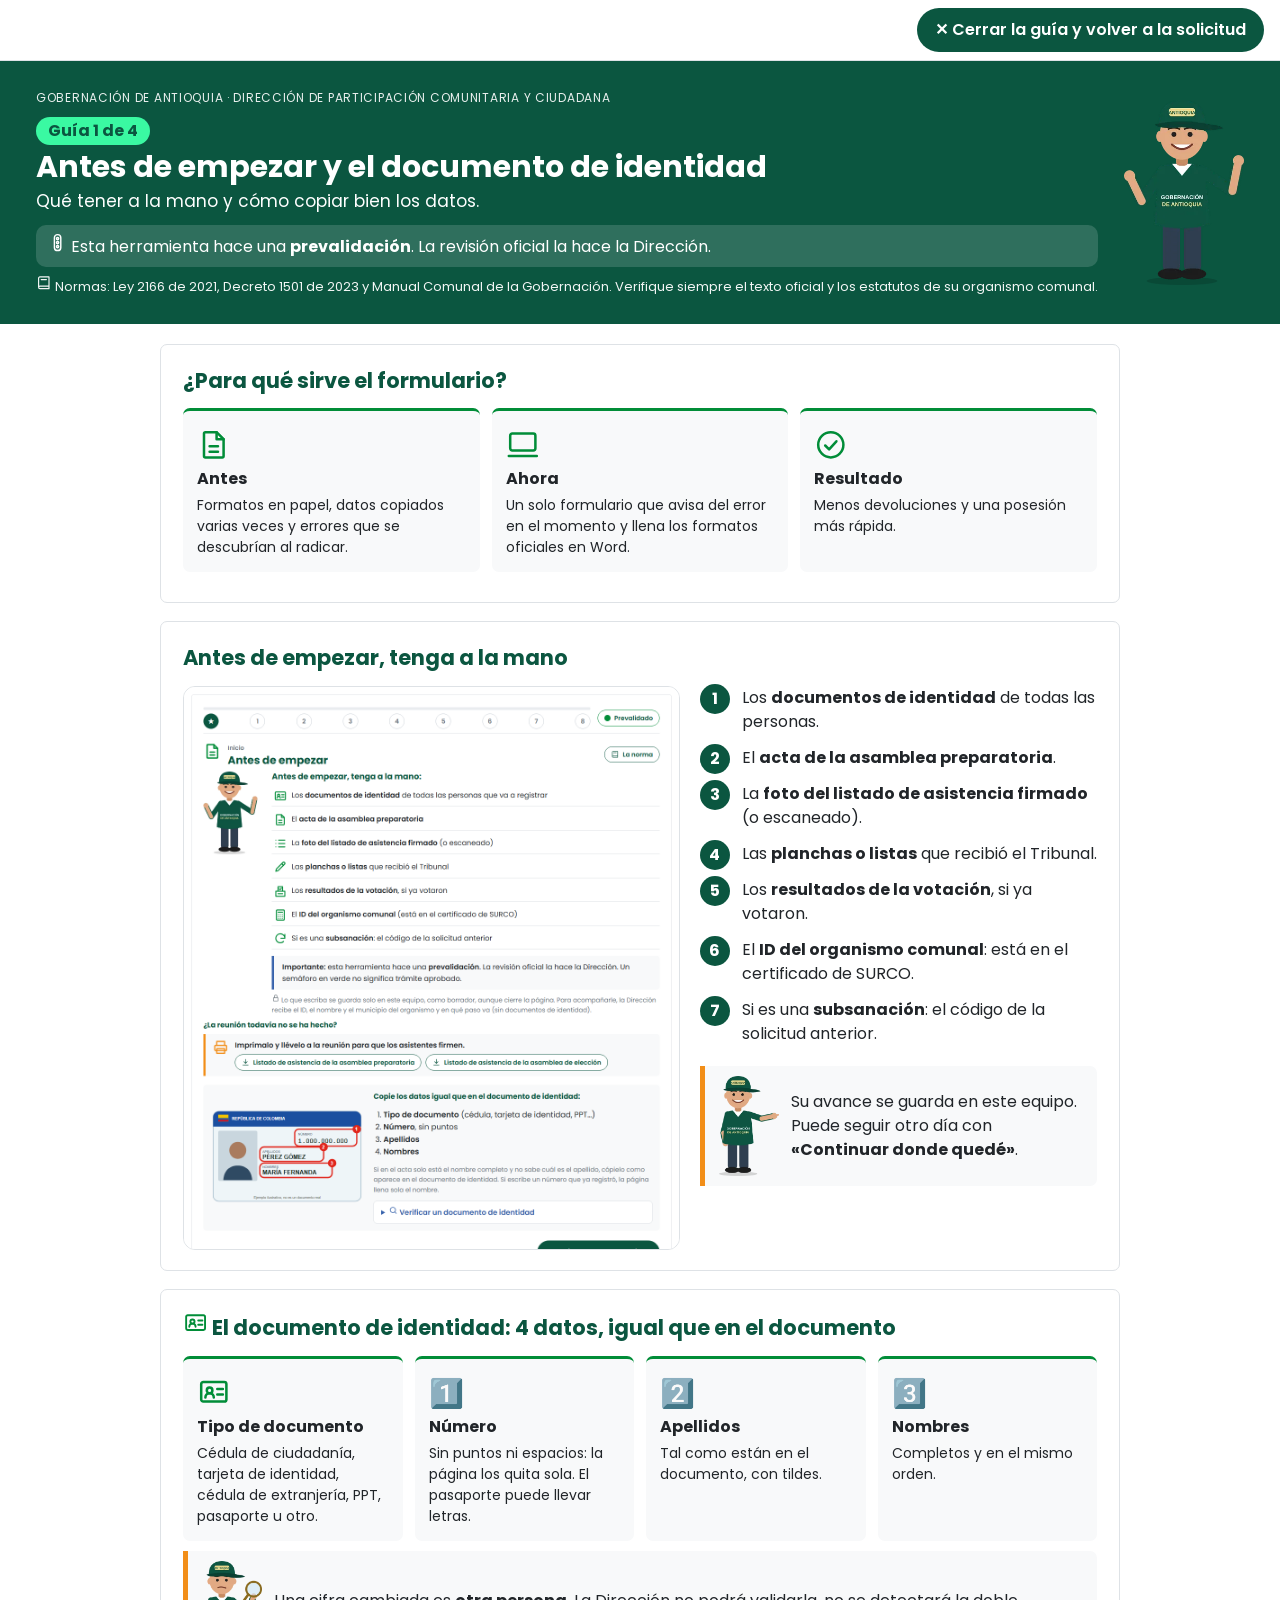
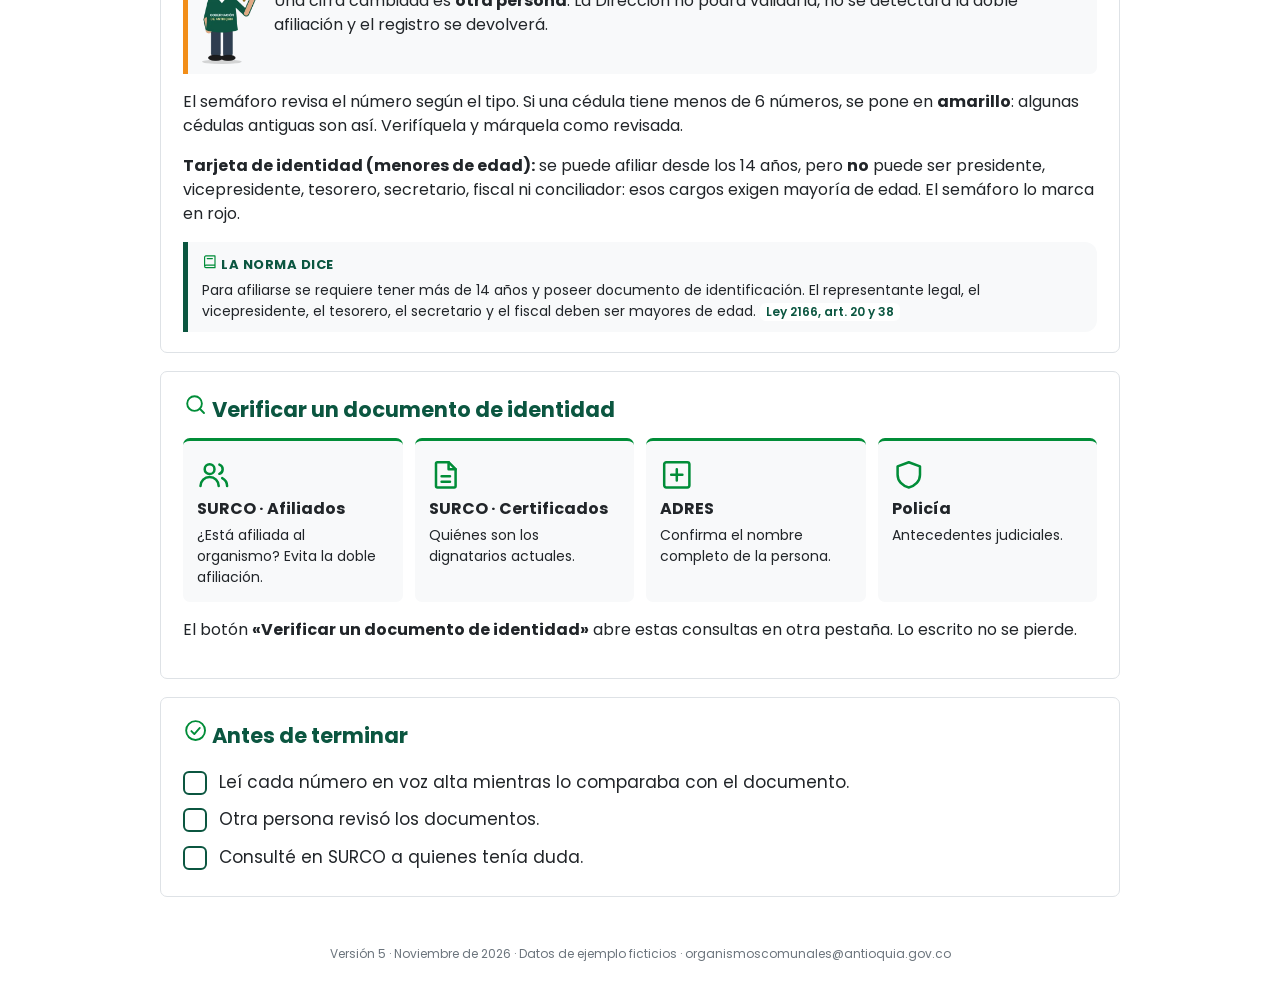
<file: guias/g1.html>
<!doctype html><html lang="es"><head><meta charset="utf-8"><meta name="viewport" content="width=device-width, initial-scale=1">
<title>Guía 1 – Antes de empezar y el documento de identidad</title><link href="https://fonts.googleapis.com/css2?family=Poppins:wght@400;600;700&display=swap" rel="stylesheet"><link rel="stylesheet" href="guia.css"></head><body>
<nav class="cerrar-guia"><button type="button" onclick="cerrarGuia()">✕ Cerrar la guía y volver a la solicitud</button></nav>
<header class="portada"><div><p class="ceja">Gobernación de Antioquia · Dirección de Participación Comunitaria y Ciudadana</p>
<p class="num">Guía 1 de 4</p><h1>Antes de empezar y el documento de identidad</h1><p class="sub">Qué tener a la mano y cómo copiar bien los datos.</p>
<p class="aviso">🚦 Esta herramienta hace una <b>prevalidación</b>. La revisión oficial la hace la Dirección.</p>
<p class="normas">📖 Normas: Ley 2166 de 2021, Decreto 1501 de 2023 y Manual Comunal de la Gobernación. Verifique siempre el texto oficial y los estatutos de su organismo comunal.</p></div>
<img src="../img/mascota/saluda.webp" alt="" class="mascota"></header>
<main><section class="paso"><h2>¿Para qué sirve el formulario?</h2><div class="tarjetas"><div class="tarjeta"><span>📄</span><b>Antes</b><p>Formatos en papel, datos copiados varias veces y errores que se descubrían al radicar.</p></div><div class="tarjeta"><span>💻</span><b>Ahora</b><p>Un solo formulario que avisa del error en el momento y llena los formatos oficiales en Word.</p></div><div class="tarjeta"><span>✅</span><b>Resultado</b><p>Menos devoluciones y una posesión más rápida.</p></div></div></section><section class="paso">
      <h2>Antes de empezar, tenga a la mano</h2>
      <div class="paso__grid"><img class="captura" src="img/p0.png" alt="Pantalla del formulario: Antes de empezar, tenga a la mano">
        <div><ol class="puntos"><li>Los <b>documentos de identidad</b> de todas las personas.</li><li>El <b>acta de la asamblea preparatoria</b>.</li><li>La <b>foto del listado de asistencia firmado</b> (o escaneado).</li><li>Las <b>planchas o listas</b> que recibió el Tribunal.</li><li>Los <b>resultados de la votación</b>, si ya votaron.</li><li>El <b>ID del organismo comunal</b>: está en el certificado de SURCO.</li><li>Si es una <b>subsanación</b>: el código de la solicitud anterior.</li></ol>
        <div class="ojo"><img src="../img/mascota/senala.webp" alt=""><p>Su avance se guarda en este equipo. Puede seguir otro día con <b>«Continuar donde quedé»</b>.</p></div></div></div></section><section class="paso"><h2>🪪 El documento de identidad: 4 datos, igual que en el documento</h2><div class="tarjetas"><div class="tarjeta"><span>🪪</span><b>Tipo de documento</b><p>Cédula de ciudadanía, tarjeta de identidad, cédula de extranjería, PPT, pasaporte u otro.</p></div><div class="tarjeta"><span>1️⃣</span><b>Número</b><p>Sin puntos ni espacios: la página los quita sola. El pasaporte puede llevar letras.</p></div><div class="tarjeta"><span>2️⃣</span><b>Apellidos</b><p>Tal como están en el documento, con tildes.</p></div><div class="tarjeta"><span>3️⃣</span><b>Nombres</b><p>Completos y en el mismo orden.</p></div></div>
    <div class="ojo"><img src="../img/mascota/preocupado.webp" alt=""><p>Una cifra cambiada es <b>otra persona</b>. La Dirección no podrá validarla, no se detectará la doble afiliación y el registro se devolverá.</p></div>
    <p>El semáforo revisa el número según el tipo. Si una cédula tiene menos de 6 números, se pone en <b>amarillo</b>: algunas cédulas antiguas son así. Verifíquela y márquela como revisada.</p>
    <p><b>Tarjeta de identidad (menores de edad):</b> se puede afiliar desde los 14 años, pero <b>no</b> puede ser presidente, vicepresidente, tesorero, secretario, fiscal ni conciliador: esos cargos exigen mayoría de edad. El semáforo lo marca en rojo.</p><div class="norma"><b>📖 La norma dice</b><p>Para afiliarse se requiere tener más de 14 años y poseer documento de identificación. El representante legal, el vicepresidente, el tesorero, el secretario y el fiscal deben ser mayores de edad. <span class="fuente">Ley 2166, art. 20 y 38</span></p></div></section>
  <section class="paso"><h2>🔎 Verificar un documento de identidad</h2><div class="tarjetas"><div class="tarjeta"><span>👥</span><b>SURCO · Afiliados</b><p>¿Está afiliada al organismo? Evita la doble afiliación.</p></div><div class="tarjeta"><span>📜</span><b>SURCO · Certificados</b><p>Quiénes son los dignatarios actuales.</p></div><div class="tarjeta"><span>🏥</span><b>ADRES</b><p>Confirma el nombre completo de la persona.</p></div><div class="tarjeta"><span>🛡️</span><b>Policía</b><p>Antecedentes judiciales.</p></div></div><p>El botón <b>«Verificar un documento de identidad»</b> abre estas consultas en otra pestaña. Lo escrito no se pierde.</p></section>
<section class="paso chequeo"><h2>✅ Antes de terminar</h2><ul><li><span class="caja"></span>Leí cada número en voz alta mientras lo comparaba con el documento.</li><li><span class="caja"></span>Otra persona revisó los documentos.</li><li><span class="caja"></span>Consulté en SURCO a quienes tenía duda.</li></ul></section></main>
<footer>Versión 5 · Noviembre de 2026 · Datos de ejemplo ficticios · organismoscomunales@antioquia.gov.co</footer>
<script src="../js/iconos.js?v=8"></script>
<script>/* La guía se abre en otra pestaña desde la herramienta: cerrarla devuelve a la solicitud tal como estaba. */
function cerrarGuia(){if(window.opener||history.length<=1){window.close();}else{history.back();}setTimeout(function(){location.href="../index.html#/eleccion/herramienta";},400);}</script></body></html>
</file>
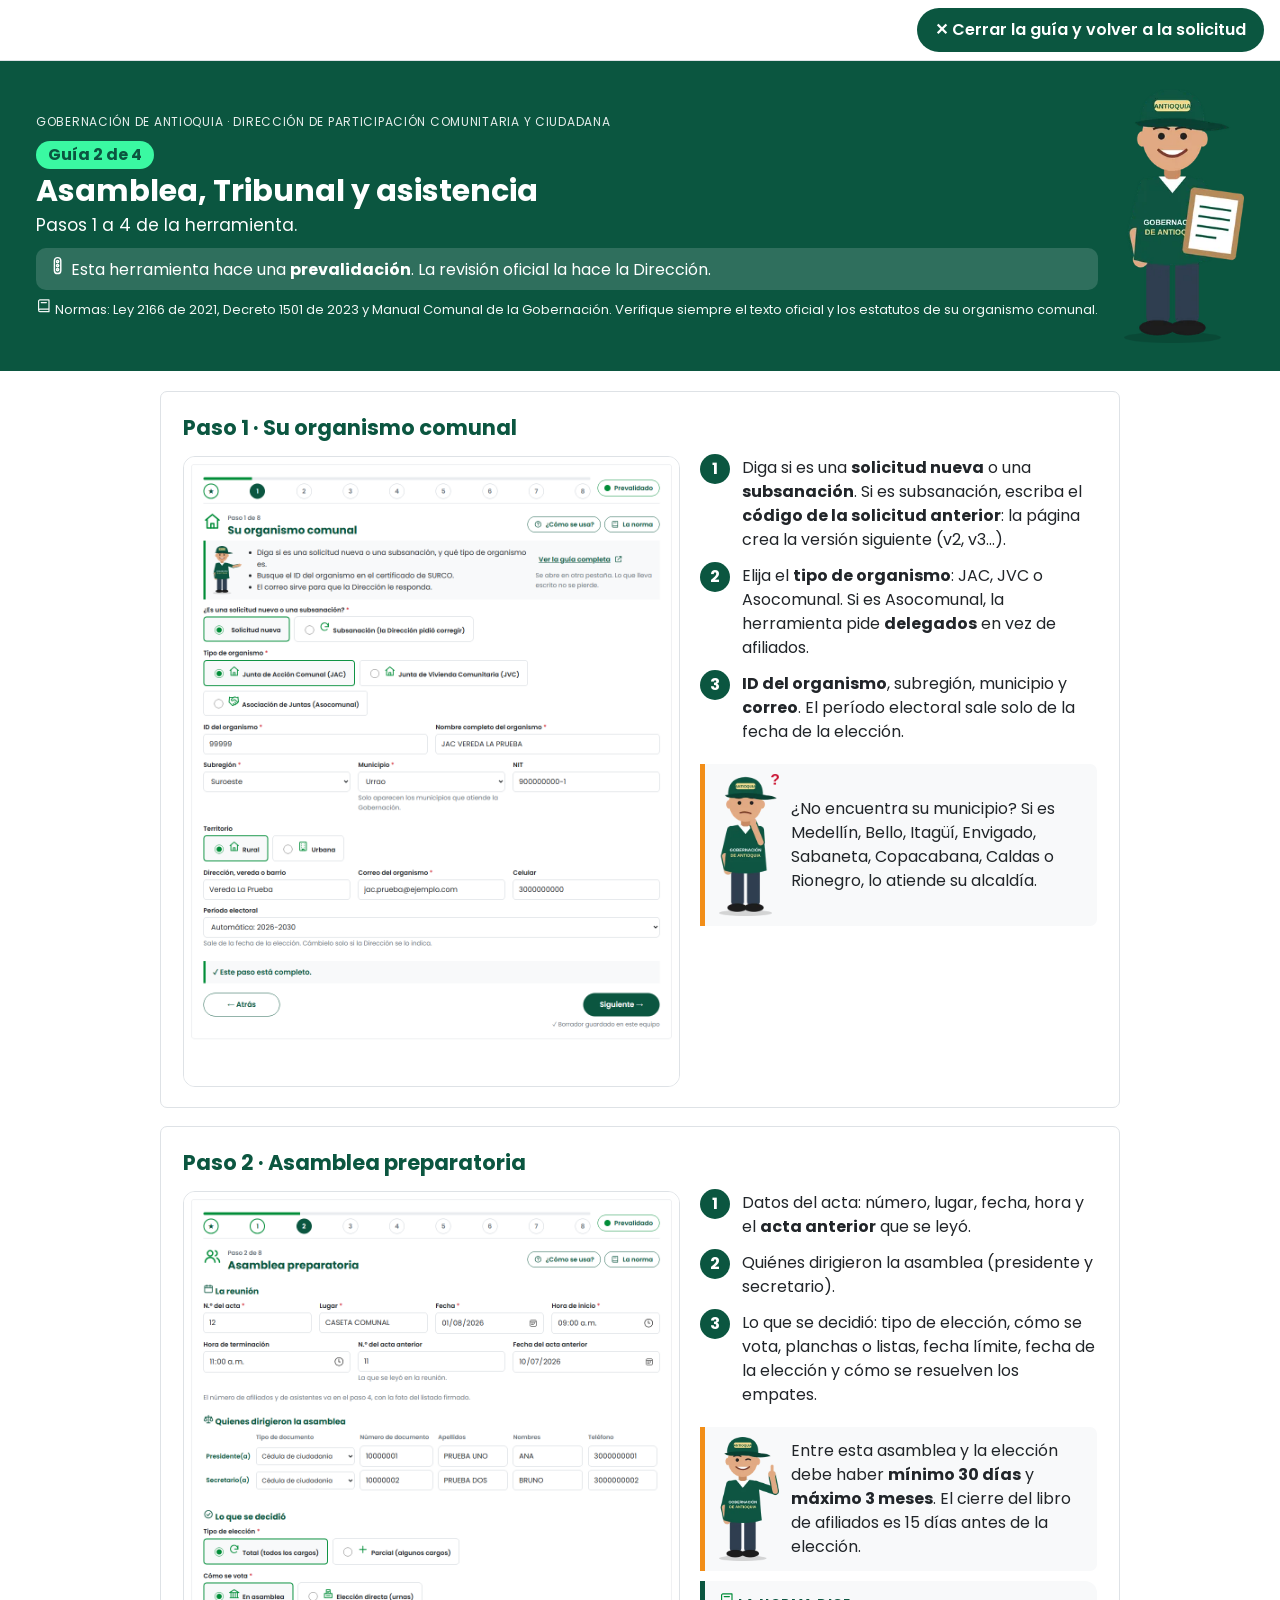
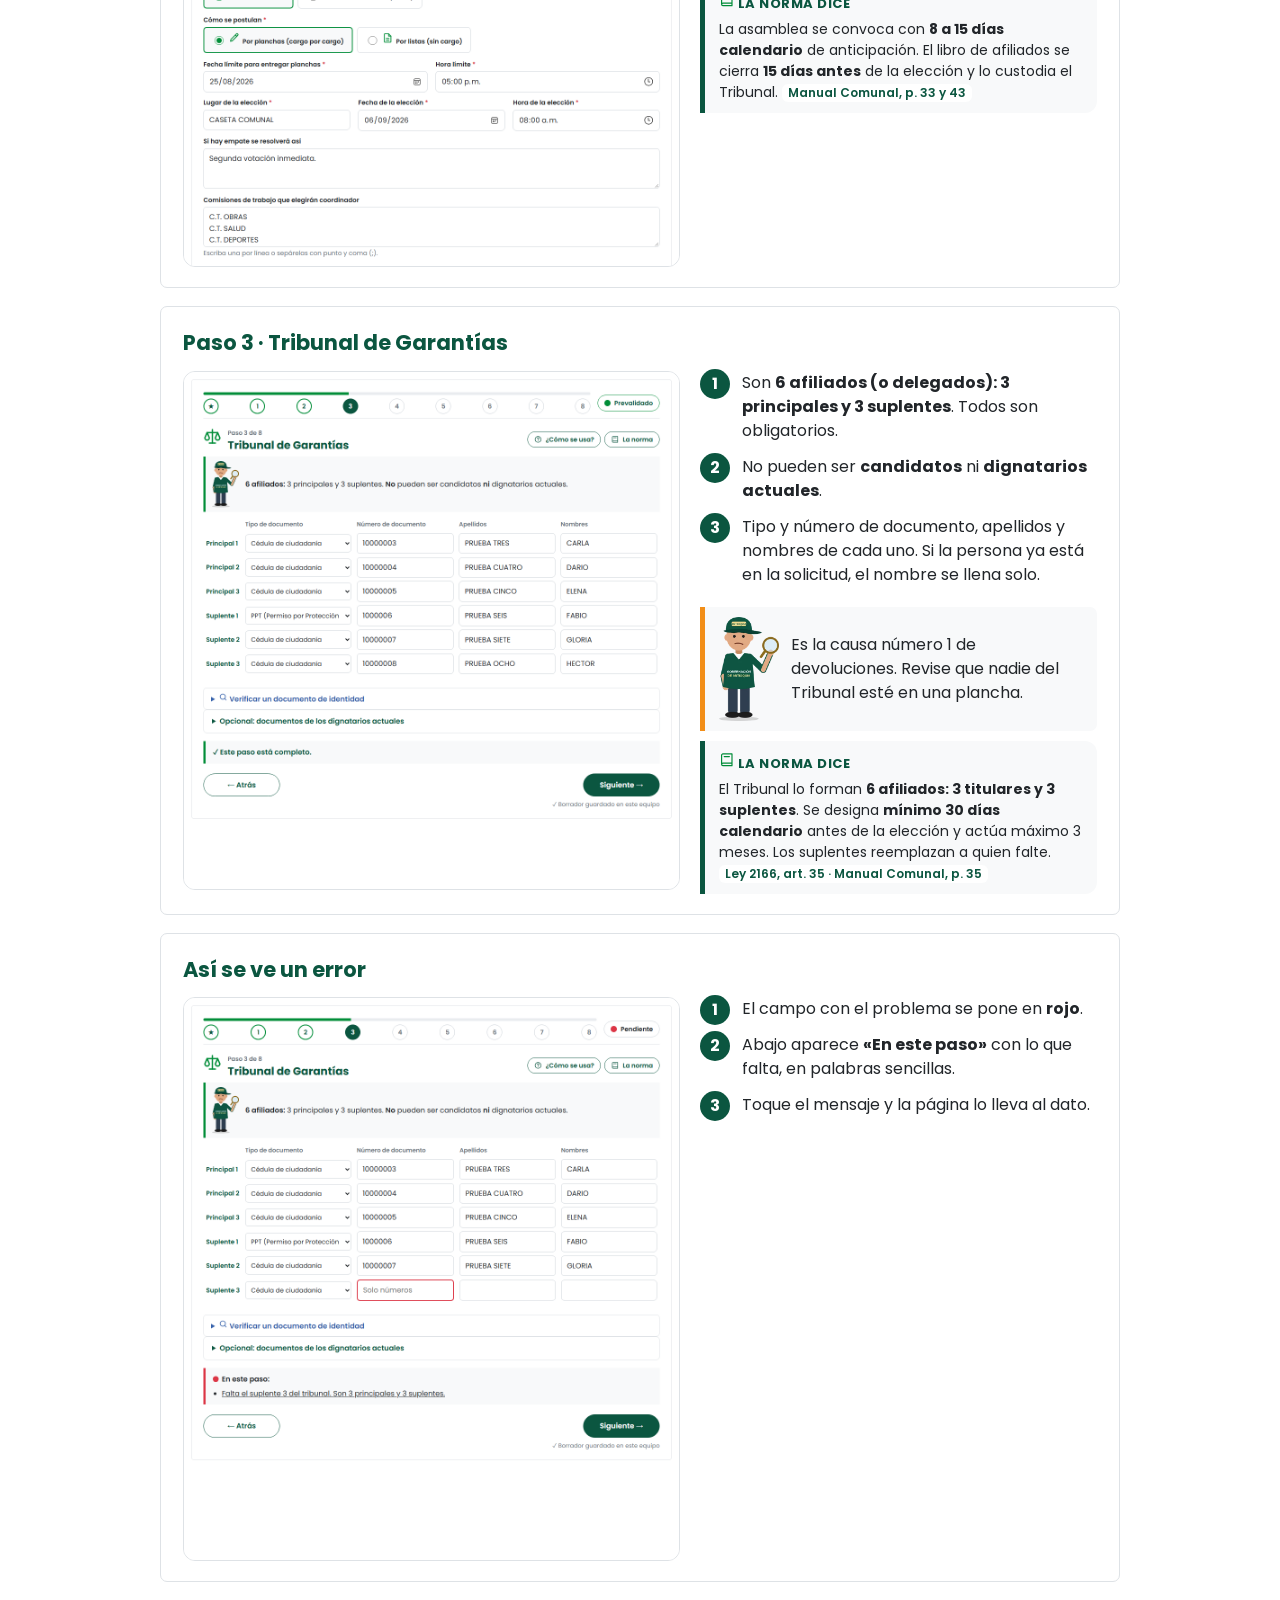
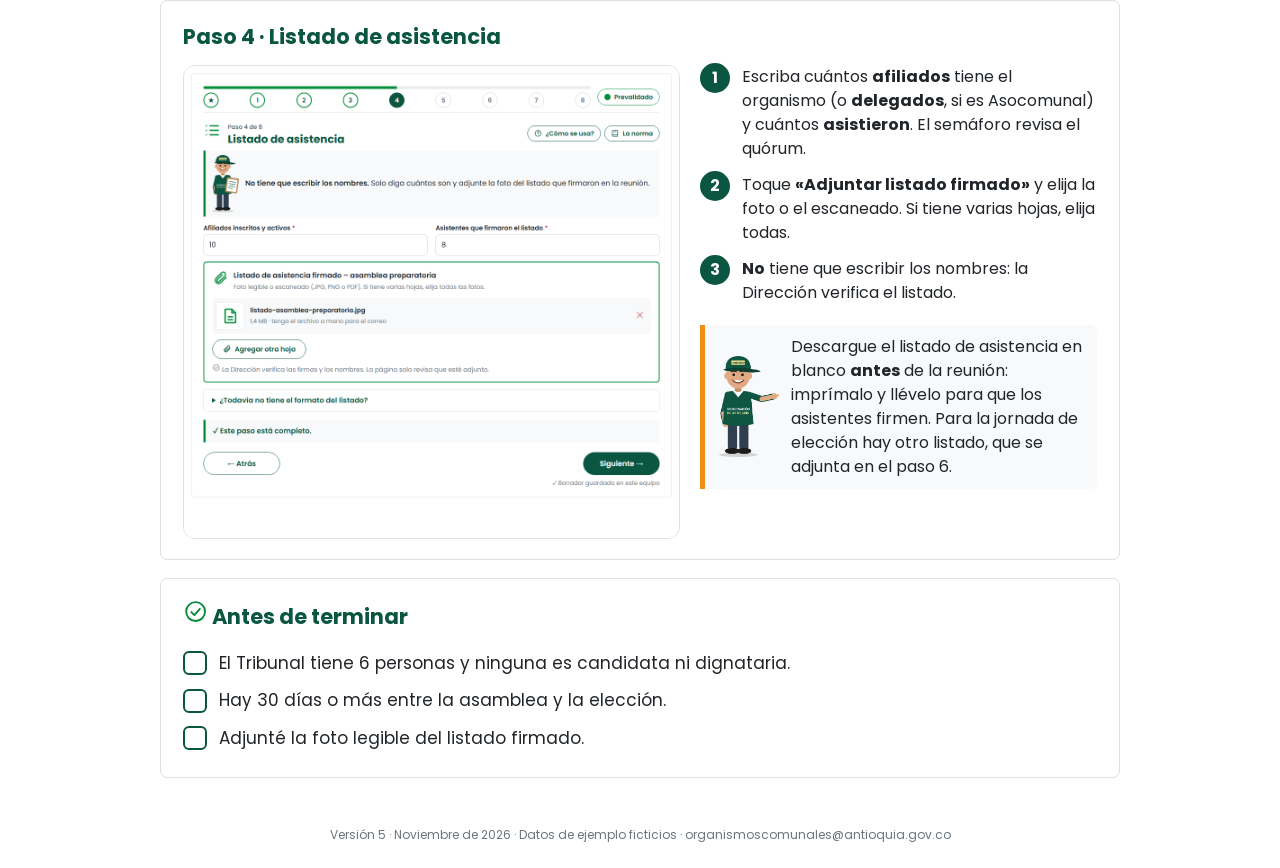
<file: guias/g2.html>
<!doctype html><html lang="es"><head><meta charset="utf-8"><meta name="viewport" content="width=device-width, initial-scale=1">
<title>Guía 2 – Asamblea, Tribunal y asistencia</title><link href="https://fonts.googleapis.com/css2?family=Poppins:wght@400;600;700&display=swap" rel="stylesheet"><link rel="stylesheet" href="guia.css"></head><body>
<nav class="cerrar-guia"><button type="button" onclick="cerrarGuia()">✕ Cerrar la guía y volver a la solicitud</button></nav>
<header class="portada"><div><p class="ceja">Gobernación de Antioquia · Dirección de Participación Comunitaria y Ciudadana</p>
<p class="num">Guía 2 de 4</p><h1>Asamblea, Tribunal y asistencia</h1><p class="sub">Pasos 1 a 4 de la herramienta.</p>
<p class="aviso">🚦 Esta herramienta hace una <b>prevalidación</b>. La revisión oficial la hace la Dirección.</p>
<p class="normas">📖 Normas: Ley 2166 de 2021, Decreto 1501 de 2023 y Manual Comunal de la Gobernación. Verifique siempre el texto oficial y los estatutos de su organismo comunal.</p></div>
<img src="../img/mascota/lista.webp" alt="" class="mascota"></header>
<main><section class="paso">
      <h2>Paso 1 · Su organismo comunal</h2>
      <div class="paso__grid"><img class="captura" src="img/p1.png" alt="Pantalla del formulario: Paso 1 · Su organismo comunal">
        <div><ol class="puntos"><li>Diga si es una <b>solicitud nueva</b> o una <b>subsanación</b>. Si es subsanación, escriba el <b>código de la solicitud anterior</b>: la página crea la versión siguiente (v2, v3…).</li><li>Elija el <b>tipo de organismo</b>: JAC, JVC o Asocomunal. Si es Asocomunal, la herramienta pide <b>delegados</b> en vez de afiliados.</li><li><b>ID del organismo</b>, subregión, municipio y <b>correo</b>. El período electoral sale solo de la fecha de la elección.</li></ol>
        <div class="ojo"><img src="../img/mascota/duda.webp" alt=""><p>¿No encuentra su municipio? Si es Medellín, Bello, Itagüí, Envigado, Sabaneta, Copacabana, Caldas o Rionegro, lo atiende su alcaldía.</p></div></div></div></section><section class="paso">
      <h2>Paso 2 · Asamblea preparatoria</h2>
      <div class="paso__grid"><img class="captura" src="img/p2.png" alt="Pantalla del formulario: Paso 2 · Asamblea preparatoria">
        <div><ol class="puntos"><li>Datos del acta: número, lugar, fecha, hora y el <b>acta anterior</b> que se leyó.</li><li>Quiénes dirigieron la asamblea (presidente y secretario).</li><li>Lo que se decidió: tipo de elección, cómo se vota, planchas o listas, fecha límite, fecha de la elección y cómo se resuelven los empates.</li></ol>
        <div class="ojo"><img src="../img/mascota/idea.webp" alt=""><p>Entre esta asamblea y la elección debe haber <b>mínimo 30 días</b> y <b>máximo 3 meses</b>. El cierre del libro de afiliados es 15 días antes de la elección.</p></div><div class="norma"><b>📖 La norma dice</b><p>La asamblea se convoca con <b>8 a 15 días calendario</b> de anticipación. El libro de afiliados se cierra <b>15 días antes</b> de la elección y lo custodia el Tribunal. <span class="fuente">Manual Comunal, p. 33 y 43</span></p></div></div></div></section><section class="paso">
      <h2>Paso 3 · Tribunal de Garantías</h2>
      <div class="paso__grid"><img class="captura" src="img/p3.png" alt="Pantalla del formulario: Paso 3 · Tribunal de Garantías">
        <div><ol class="puntos"><li>Son <b>6 afiliados (o delegados): 3 principales y 3 suplentes</b>. Todos son obligatorios.</li><li>No pueden ser <b>candidatos</b> ni <b>dignatarios actuales</b>.</li><li>Tipo y número de documento, apellidos y nombres de cada uno. Si la persona ya está en la solicitud, el nombre se llena solo.</li></ol>
        <div class="ojo"><img src="../img/mascota/lupa.webp" alt=""><p>Es la causa número 1 de devoluciones. Revise que nadie del Tribunal esté en una plancha.</p></div><div class="norma"><b>📖 La norma dice</b><p>El Tribunal lo forman <b>6 afiliados: 3 titulares y 3 suplentes</b>. Se designa <b>mínimo 30 días calendario</b> antes de la elección y actúa máximo 3 meses. Los suplentes reemplazan a quien falte. <span class="fuente">Ley 2166, art. 35 · Manual Comunal, p. 35</span></p></div></div></div></section><section class="paso">
      <h2>Así se ve un error</h2>
      <div class="paso__grid"><img class="captura" src="img/p3-error.png" alt="Pantalla del formulario: Así se ve un error">
        <div><ol class="puntos"><li>El campo con el problema se pone en <b>rojo</b>.</li><li>Abajo aparece <b>«En este paso»</b> con lo que falta, en palabras sencillas.</li><li>Toque el mensaje y la página lo lleva al dato.</li></ol>
        </div></div></section><section class="paso">
      <h2>Paso 4 · Listado de asistencia</h2>
      <div class="paso__grid"><img class="captura" src="img/p4.png" alt="Pantalla del formulario: Paso 4 · Listado de asistencia">
        <div><ol class="puntos"><li>Escriba cuántos <b>afiliados</b> tiene el organismo (o <b>delegados</b>, si es Asocomunal) y cuántos <b>asistieron</b>. El semáforo revisa el quórum.</li><li>Toque <b>«Adjuntar listado firmado»</b> y elija la foto o el escaneado. Si tiene varias hojas, elija todas.</li><li><b>No</b> tiene que escribir los nombres: la Dirección verifica el listado.</li></ol>
        <div class="ojo"><img src="../img/mascota/senala.webp" alt=""><p>Descargue el listado de asistencia en blanco <b>antes</b> de la reunión: imprímalo y llévelo para que los asistentes firmen. Para la jornada de elección hay otro listado, que se adjunta en el paso 6.</p></div></div></div></section>
<section class="paso chequeo"><h2>✅ Antes de terminar</h2><ul><li><span class="caja"></span>El Tribunal tiene 6 personas y ninguna es candidata ni dignataria.</li><li><span class="caja"></span>Hay 30 días o más entre la asamblea y la elección.</li><li><span class="caja"></span>Adjunté la foto legible del listado firmado.</li></ul></section></main>
<footer>Versión 5 · Noviembre de 2026 · Datos de ejemplo ficticios · organismoscomunales@antioquia.gov.co</footer>
<script src="../js/iconos.js?v=8"></script>
<script>/* La guía se abre en otra pestaña desde la herramienta: cerrarla devuelve a la solicitud tal como estaba. */
function cerrarGuia(){if(window.opener||history.length<=1){window.close();}else{history.back();}setTimeout(function(){location.href="../index.html#/eleccion/herramienta";},400);}</script></body></html>
</file>
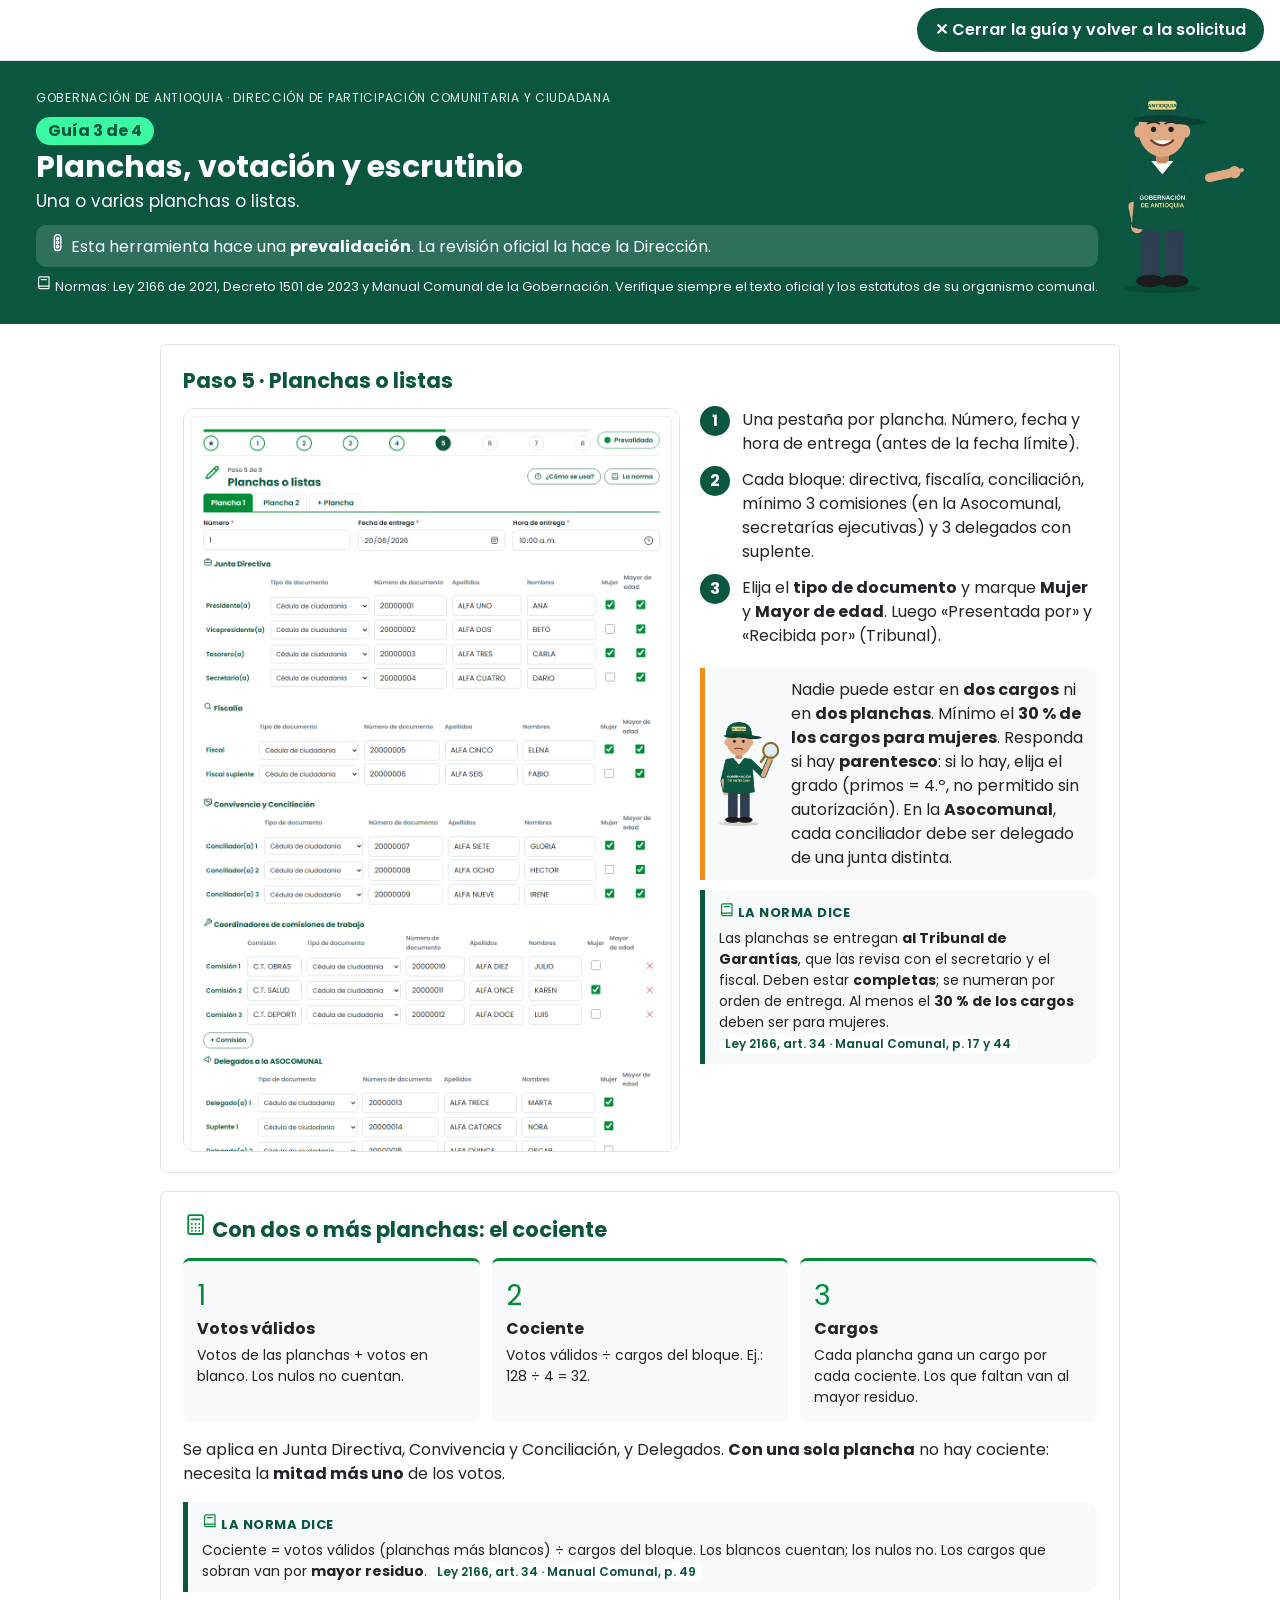
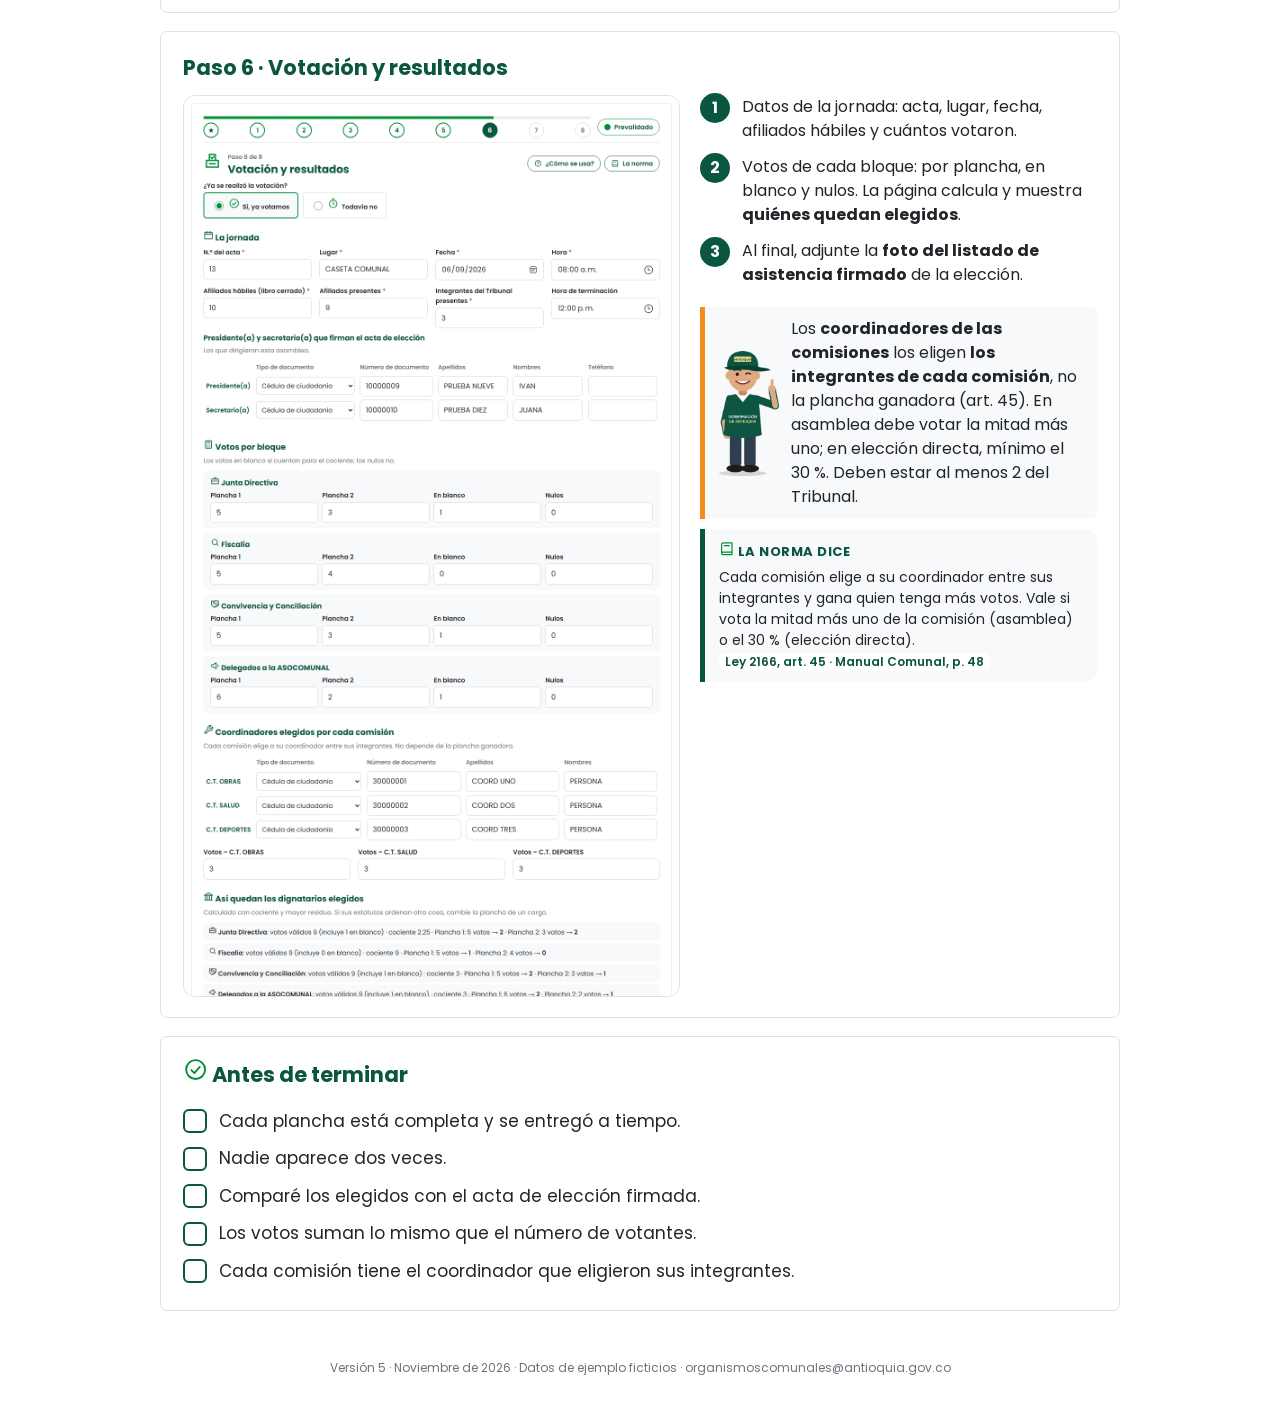
<file: guias/g3.html>
<!doctype html><html lang="es"><head><meta charset="utf-8"><meta name="viewport" content="width=device-width, initial-scale=1">
<title>Guía 3 – Planchas, votación y escrutinio</title><link href="https://fonts.googleapis.com/css2?family=Poppins:wght@400;600;700&display=swap" rel="stylesheet"><link rel="stylesheet" href="guia.css"></head><body>
<nav class="cerrar-guia"><button type="button" onclick="cerrarGuia()">✕ Cerrar la guía y volver a la solicitud</button></nav>
<header class="portada"><div><p class="ceja">Gobernación de Antioquia · Dirección de Participación Comunitaria y Ciudadana</p>
<p class="num">Guía 3 de 4</p><h1>Planchas, votación y escrutinio</h1><p class="sub">Una o varias planchas o listas.</p>
<p class="aviso">🚦 Esta herramienta hace una <b>prevalidación</b>. La revisión oficial la hace la Dirección.</p>
<p class="normas">📖 Normas: Ley 2166 de 2021, Decreto 1501 de 2023 y Manual Comunal de la Gobernación. Verifique siempre el texto oficial y los estatutos de su organismo comunal.</p></div>
<img src="../img/mascota/senala.webp" alt="" class="mascota"></header>
<main><section class="paso">
      <h2>Paso 5 · Planchas o listas</h2>
      <div class="paso__grid"><img class="captura" src="img/p5.png" alt="Pantalla del formulario: Paso 5 · Planchas o listas">
        <div><ol class="puntos"><li>Una pestaña por plancha. Número, fecha y hora de entrega (antes de la fecha límite).</li><li>Cada bloque: directiva, fiscalía, conciliación, mínimo 3 comisiones (en la Asocomunal, secretarías ejecutivas) y 3 delegados con suplente.</li><li>Elija el <b>tipo de documento</b> y marque <b>Mujer</b> y <b>Mayor de edad</b>. Luego «Presentada por» y «Recibida por» (Tribunal).</li></ol>
        <div class="ojo"><img src="../img/mascota/lupa.webp" alt=""><p>Nadie puede estar en <b>dos cargos</b> ni en <b>dos planchas</b>. Mínimo el <b>30 % de los cargos para mujeres</b>. Responda si hay <b>parentesco</b>: si lo hay, elija el grado (primos = 4.º, no permitido sin autorización). En la <b>Asocomunal</b>, cada conciliador debe ser delegado de una junta distinta.</p></div><div class="norma"><b>📖 La norma dice</b><p>Las planchas se entregan <b>al Tribunal de Garantías</b>, que las revisa con el secretario y el fiscal. Deben estar <b>completas</b>; se numeran por orden de entrega. Al menos el <b>30 % de los cargos</b> deben ser para mujeres. <span class="fuente">Ley 2166, art. 34 · Manual Comunal, p. 17 y 44</span></p></div></div></div></section><section class="paso"><h2>🧮 Con dos o más planchas: el cociente</h2><div class="tarjetas"><div class="tarjeta"><span>1</span><b>Votos válidos</b><p>Votos de las planchas + votos en blanco. Los nulos no cuentan.</p></div><div class="tarjeta"><span>2</span><b>Cociente</b><p>Votos válidos ÷ cargos del bloque. Ej.: 128 ÷ 4 = 32.</p></div><div class="tarjeta"><span>3</span><b>Cargos</b><p>Cada plancha gana un cargo por cada cociente. Los que faltan van al mayor residuo.</p></div></div><p>Se aplica en Junta Directiva, Convivencia y Conciliación, y Delegados. <b>Con una sola plancha</b> no hay cociente: necesita la <b>mitad más uno</b> de los votos.</p><div class="norma"><b>📖 La norma dice</b><p>Cociente = votos válidos (planchas más blancos) ÷ cargos del bloque. Los blancos cuentan; los nulos no. Los cargos que sobran van por <b>mayor residuo</b>. <span class="fuente">Ley 2166, art. 34 · Manual Comunal, p. 49</span></p></div></section><section class="paso">
      <h2>Paso 6 · Votación y resultados</h2>
      <div class="paso__grid"><img class="captura" src="img/p6.png" alt="Pantalla del formulario: Paso 6 · Votación y resultados">
        <div><ol class="puntos"><li>Datos de la jornada: acta, lugar, fecha, afiliados hábiles y cuántos votaron.</li><li>Votos de cada bloque: por plancha, en blanco y nulos. La página calcula y muestra <b>quiénes quedan elegidos</b>.</li><li>Al final, adjunte la <b>foto del listado de asistencia firmado</b> de la elección.</li></ol>
        <div class="ojo"><img src="../img/mascota/idea.webp" alt=""><p>Los <b>coordinadores de las comisiones</b> los eligen <b>los integrantes de cada comisión</b>, no la plancha ganadora (art. 45). En asamblea debe votar la mitad más uno; en elección directa, mínimo el 30 %. Deben estar al menos 2 del Tribunal.</p></div><div class="norma"><b>📖 La norma dice</b><p>Cada comisión elige a su coordinador entre sus integrantes y gana quien tenga más votos. Vale si vota la mitad más uno de la comisión (asamblea) o el 30 % (elección directa). <span class="fuente">Ley 2166, art. 45 · Manual Comunal, p. 48</span></p></div></div></div></section>
<section class="paso chequeo"><h2>✅ Antes de terminar</h2><ul><li><span class="caja"></span>Cada plancha está completa y se entregó a tiempo.</li><li><span class="caja"></span>Nadie aparece dos veces.</li><li><span class="caja"></span>Comparé los elegidos con el acta de elección firmada.</li><li><span class="caja"></span>Los votos suman lo mismo que el número de votantes.</li><li><span class="caja"></span>Cada comisión tiene el coordinador que eligieron sus integrantes.</li></ul></section></main>
<footer>Versión 5 · Noviembre de 2026 · Datos de ejemplo ficticios · organismoscomunales@antioquia.gov.co</footer>
<script src="../js/iconos.js?v=8"></script>
<script>/* La guía se abre en otra pestaña desde la herramienta: cerrarla devuelve a la solicitud tal como estaba. */
function cerrarGuia(){if(window.opener||history.length<=1){window.close();}else{history.back();}setTimeout(function(){location.href="../index.html#/eleccion/herramienta";},400);}</script></body></html>
</file>
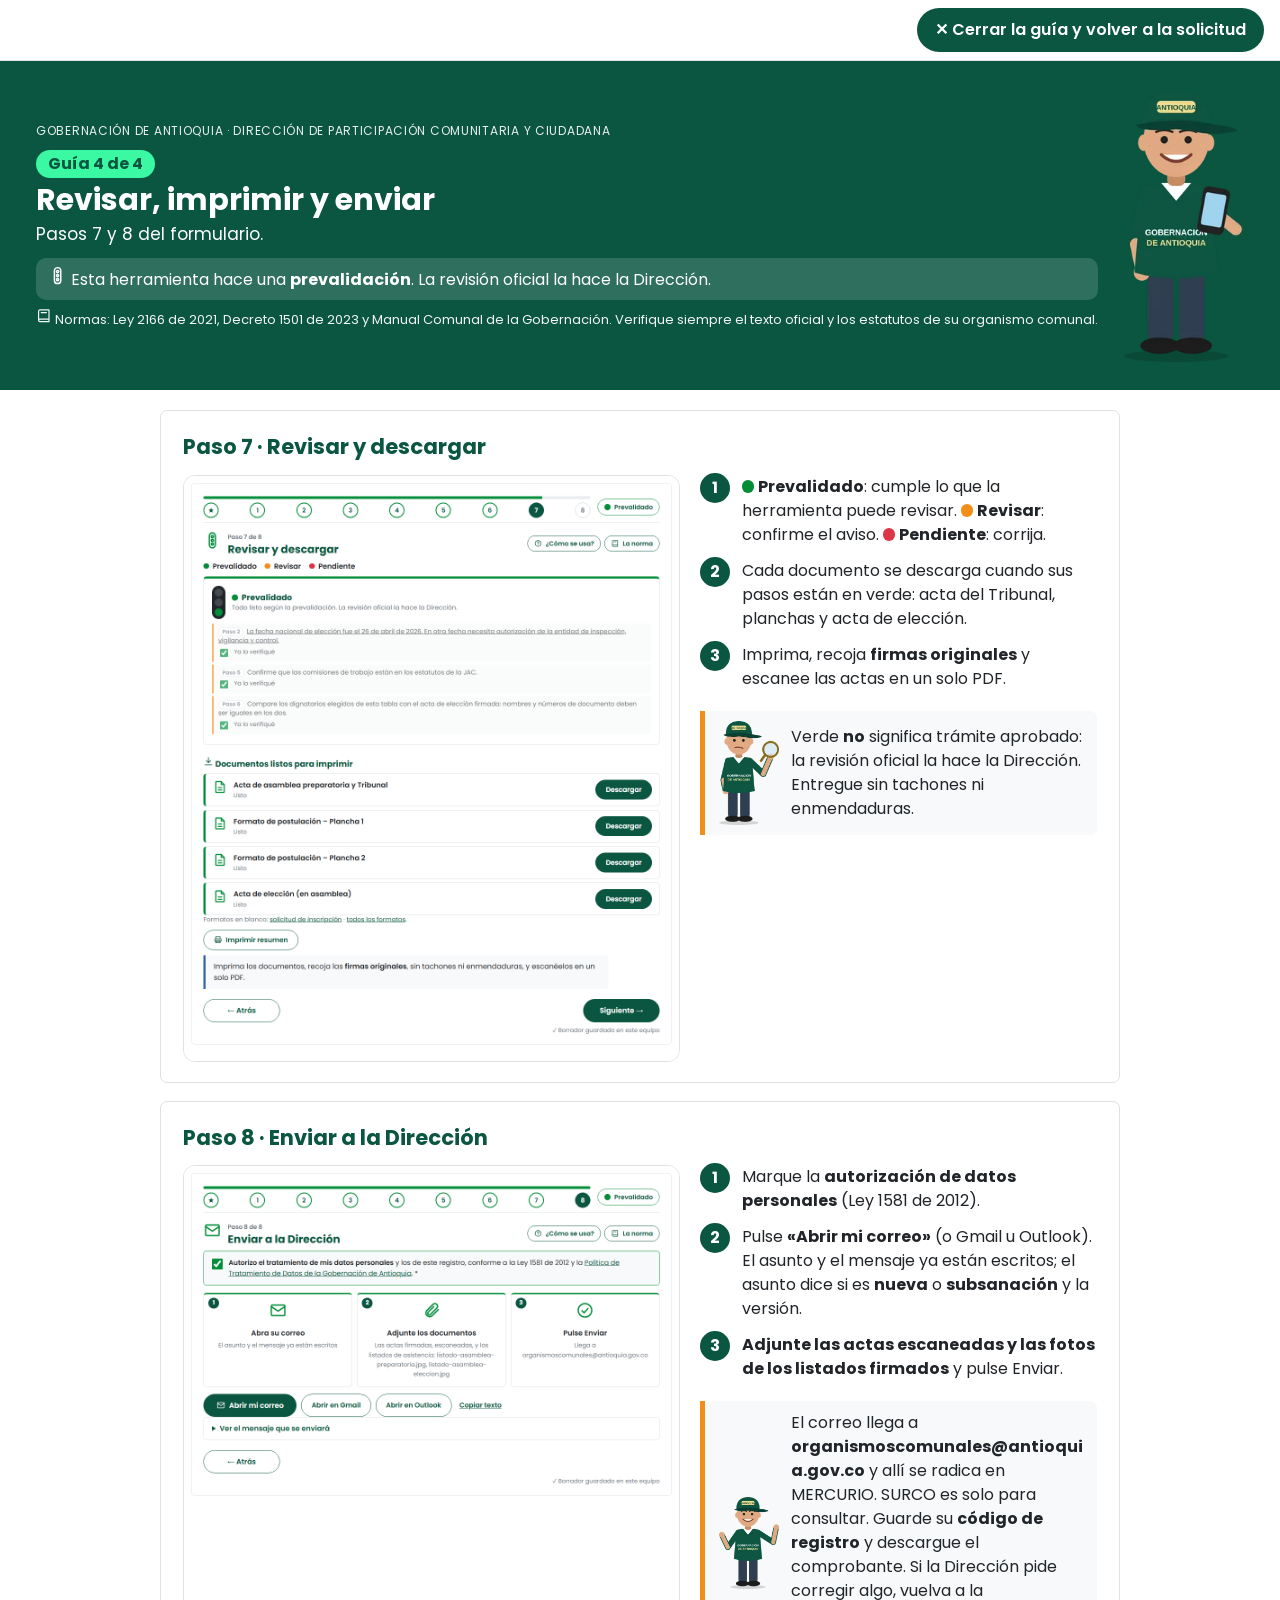
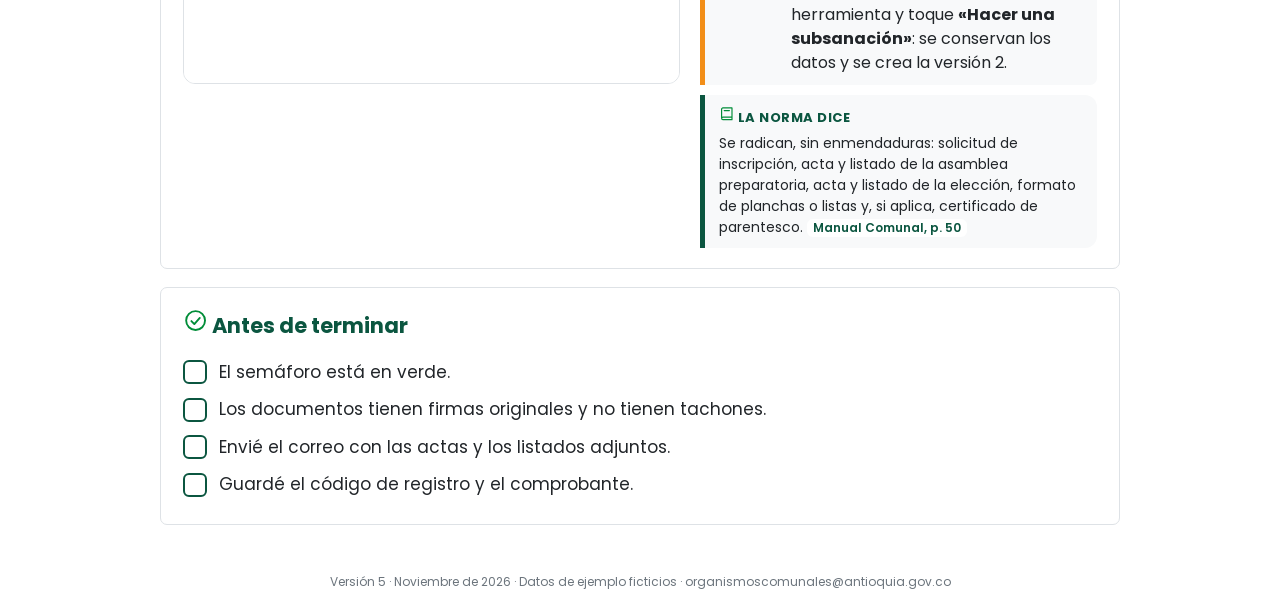
<file: guias/g4.html>
<!doctype html><html lang="es"><head><meta charset="utf-8"><meta name="viewport" content="width=device-width, initial-scale=1">
<title>Guía 4 – Revisar, imprimir y enviar</title><link href="https://fonts.googleapis.com/css2?family=Poppins:wght@400;600;700&display=swap" rel="stylesheet"><link rel="stylesheet" href="guia.css"></head><body>
<nav class="cerrar-guia"><button type="button" onclick="cerrarGuia()">✕ Cerrar la guía y volver a la solicitud</button></nav>
<header class="portada"><div><p class="ceja">Gobernación de Antioquia · Dirección de Participación Comunitaria y Ciudadana</p>
<p class="num">Guía 4 de 4</p><h1>Revisar, imprimir y enviar</h1><p class="sub">Pasos 7 y 8 del formulario.</p>
<p class="aviso">🚦 Esta herramienta hace una <b>prevalidación</b>. La revisión oficial la hace la Dirección.</p>
<p class="normas">📖 Normas: Ley 2166 de 2021, Decreto 1501 de 2023 y Manual Comunal de la Gobernación. Verifique siempre el texto oficial y los estatutos de su organismo comunal.</p></div>
<img src="../img/mascota/celular.webp" alt="" class="mascota"></header>
<main><section class="paso">
      <h2>Paso 7 · Revisar y descargar</h2>
      <div class="paso__grid"><img class="captura" src="img/p7.png" alt="Pantalla del formulario: Paso 7 · Revisar y descargar">
        <div><ol class="puntos"><li>🟢 <b>Prevalidado</b>: cumple lo que la herramienta puede revisar. 🟡 <b>Revisar</b>: confirme el aviso. 🔴 <b>Pendiente</b>: corrija.</li><li>Cada documento se descarga cuando sus pasos están en verde: acta del Tribunal, planchas y acta de elección.</li><li>Imprima, recoja <b>firmas originales</b> y escanee las actas en un solo PDF.</li></ol>
        <div class="ojo"><img src="../img/mascota/lupa.webp" alt=""><p>Verde <b>no</b> significa trámite aprobado: la revisión oficial la hace la Dirección. Entregue sin tachones ni enmendaduras.</p></div></div></div></section><section class="paso">
      <h2>Paso 8 · Enviar a la Dirección</h2>
      <div class="paso__grid"><img class="captura" src="img/p8.png" alt="Pantalla del formulario: Paso 8 · Enviar a la Dirección">
        <div><ol class="puntos"><li>Marque la <b>autorización de datos personales</b> (Ley 1581 de 2012).</li><li>Pulse <b>«Abrir mi correo»</b> (o Gmail u Outlook). El asunto y el mensaje ya están escritos; el asunto dice si es <b>nueva</b> o <b>subsanación</b> y la versión.</li><li><b>Adjunte las actas escaneadas y las fotos de los listados firmados</b> y pulse Enviar.</li></ol>
        <div class="ojo"><img src="../img/mascota/saluda.webp" alt=""><p>El correo llega a <b>organismoscomunales@antioquia.gov.co</b> y allí se radica en MERCURIO. SURCO es solo para consultar. Guarde su <b>código de registro</b> y descargue el comprobante. Si la Dirección pide corregir algo, vuelva a la herramienta y toque <b>«Hacer una subsanación»</b>: se conservan los datos y se crea la versión 2.</p></div><div class="norma"><b>📖 La norma dice</b><p>Se radican, sin enmendaduras: solicitud de inscripción, acta y listado de la asamblea preparatoria, acta y listado de la elección, formato de planchas o listas y, si aplica, certificado de parentesco. <span class="fuente">Manual Comunal, p. 50</span></p></div></div></div></section>
<section class="paso chequeo"><h2>✅ Antes de terminar</h2><ul><li><span class="caja"></span>El semáforo está en verde.</li><li><span class="caja"></span>Los documentos tienen firmas originales y no tienen tachones.</li><li><span class="caja"></span>Envié el correo con las actas y los listados adjuntos.</li><li><span class="caja"></span>Guardé el código de registro y el comprobante.</li></ul></section></main>
<footer>Versión 5 · Noviembre de 2026 · Datos de ejemplo ficticios · organismoscomunales@antioquia.gov.co</footer>
<script src="../js/iconos.js?v=8"></script>
<script>/* La guía se abre en otra pestaña desde la herramienta: cerrarla devuelve a la solicitud tal como estaba. */
function cerrarGuia(){if(window.opener||history.length<=1){window.close();}else{history.back();}setTimeout(function(){location.href="../index.html#/eleccion/herramienta";},400);}</script></body></html>
</file>
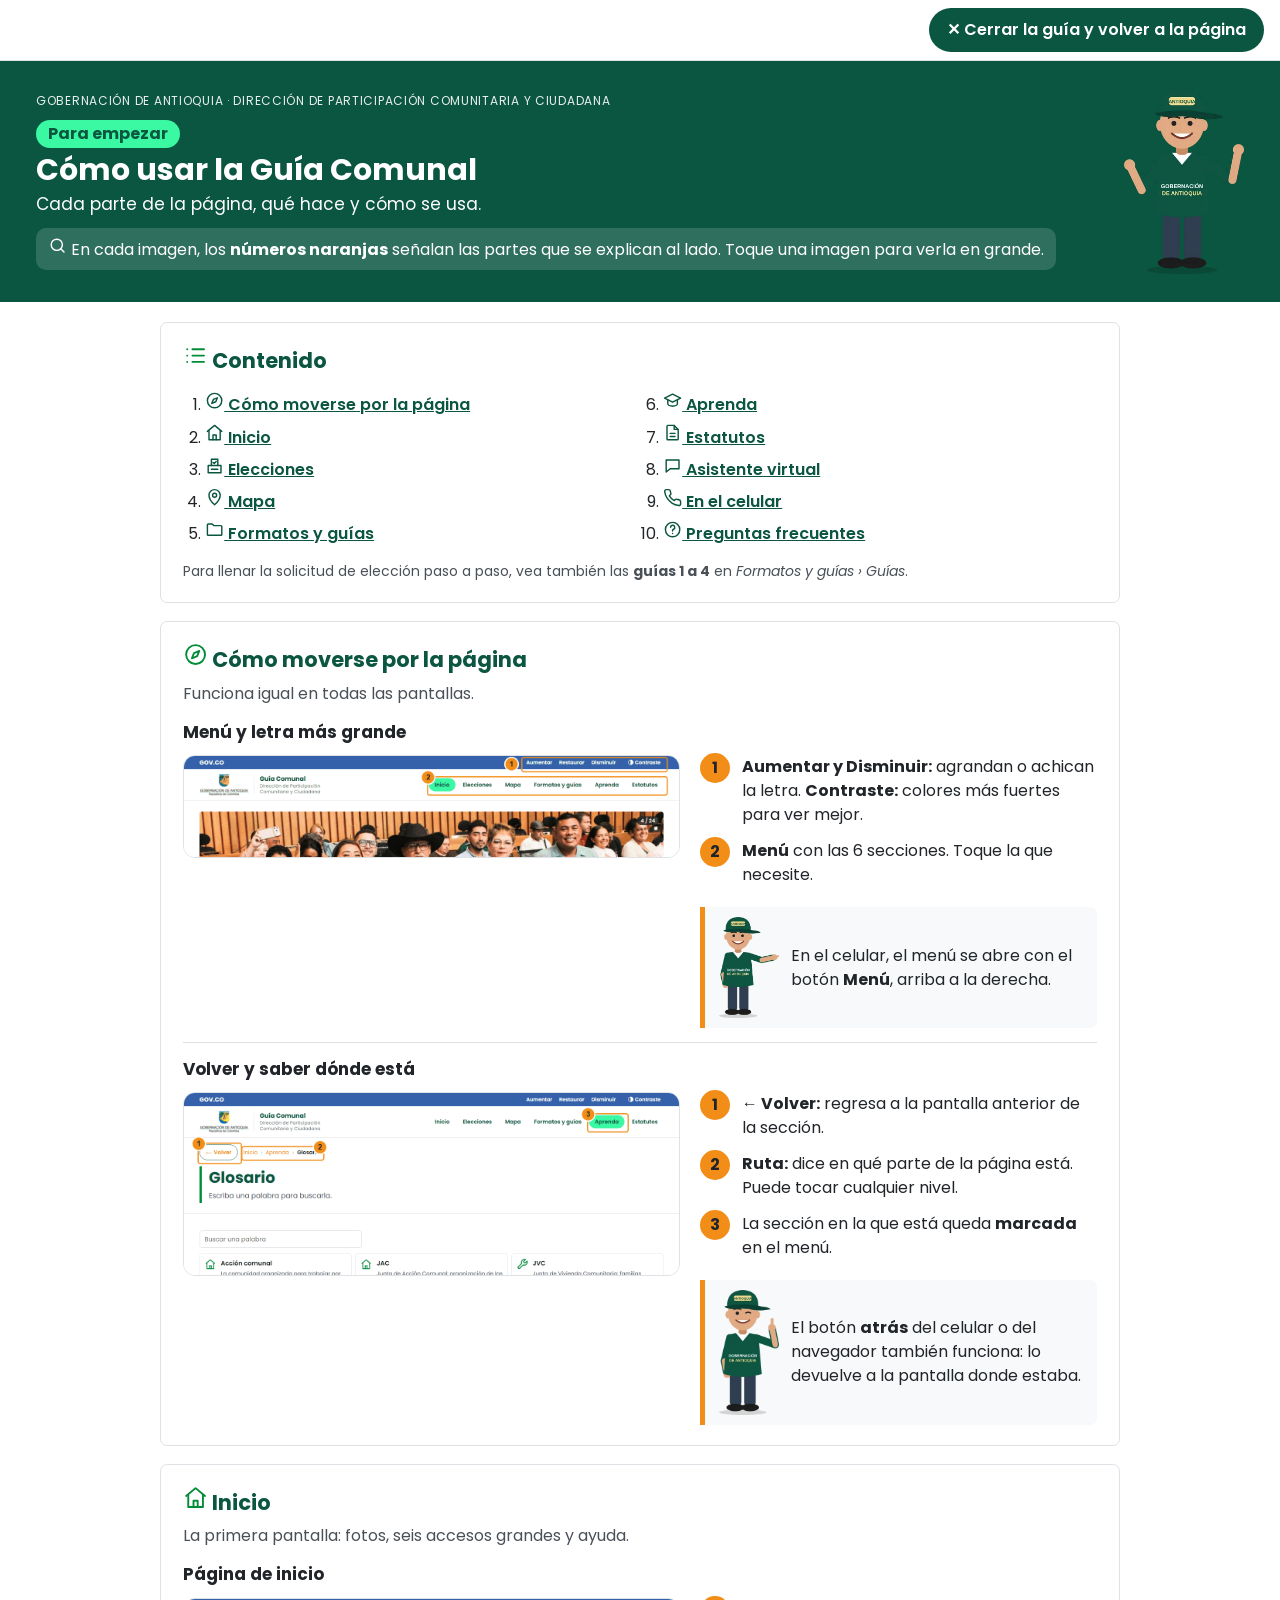
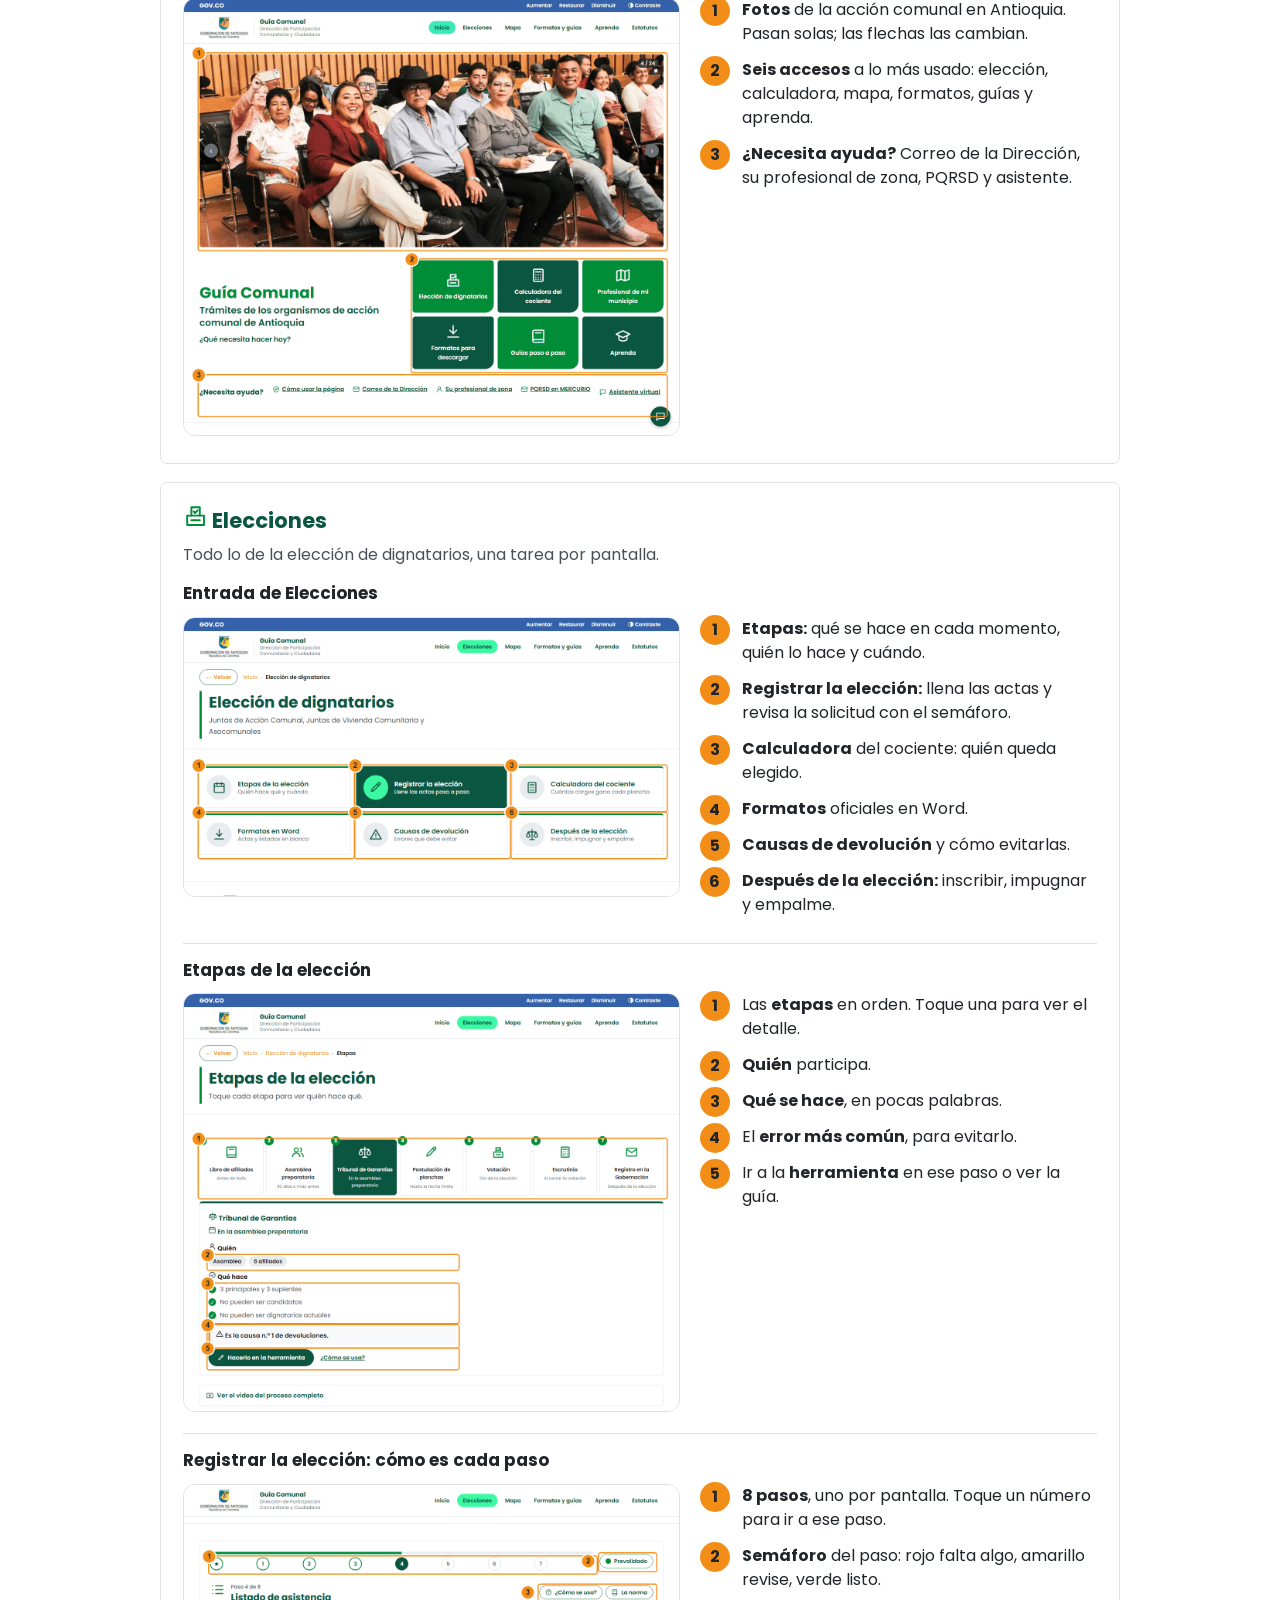
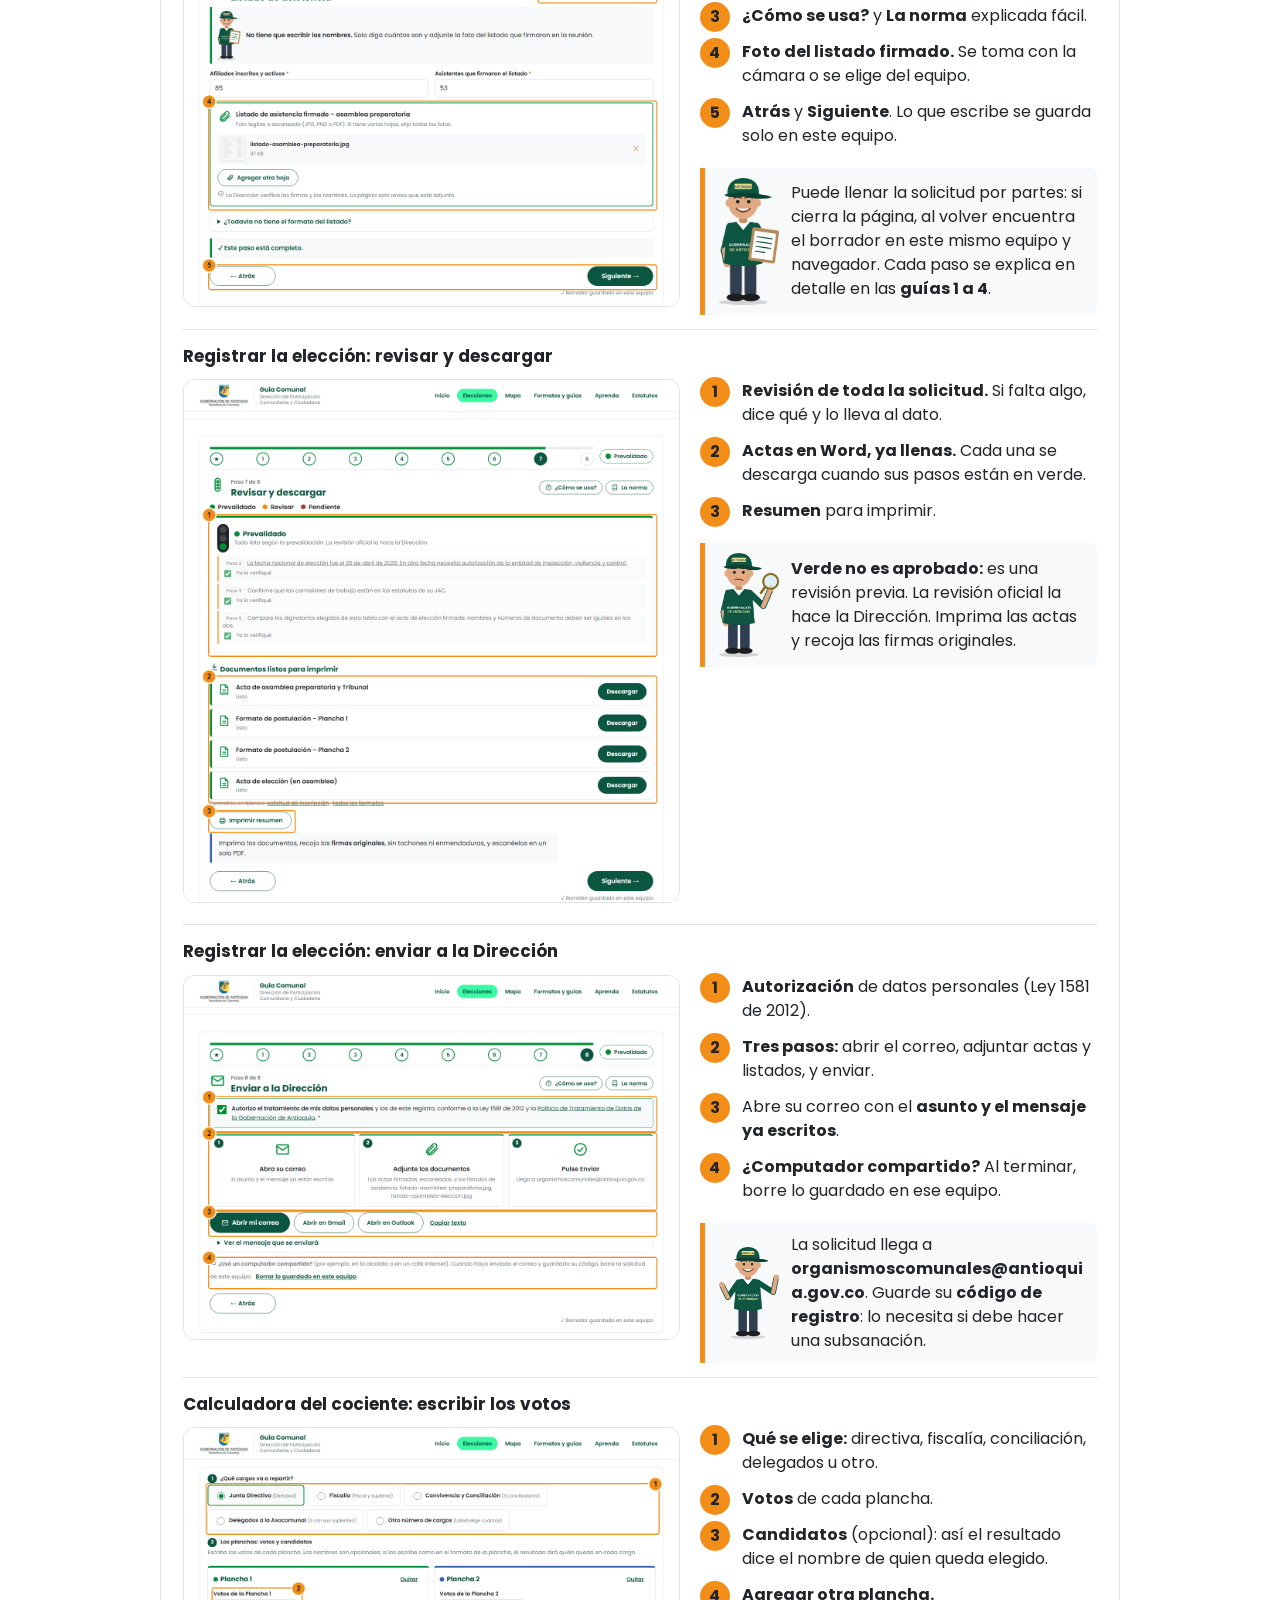
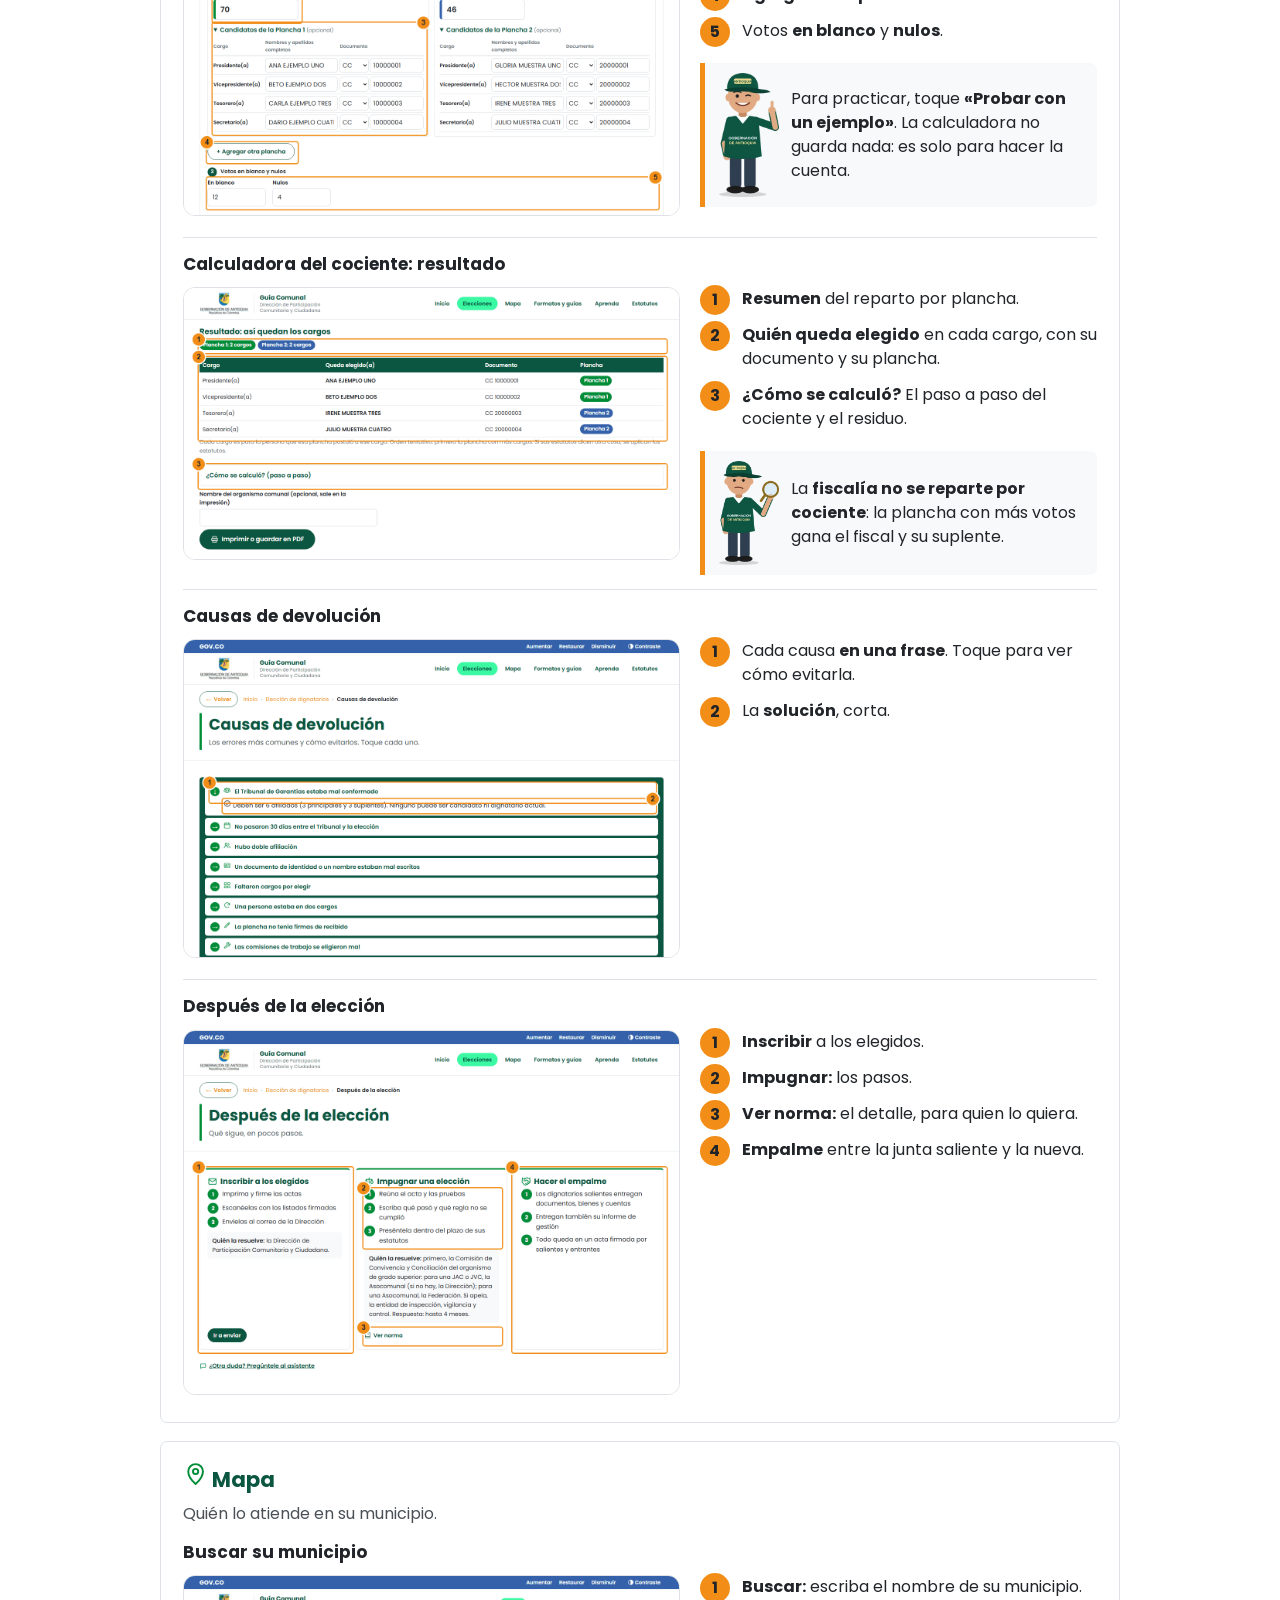
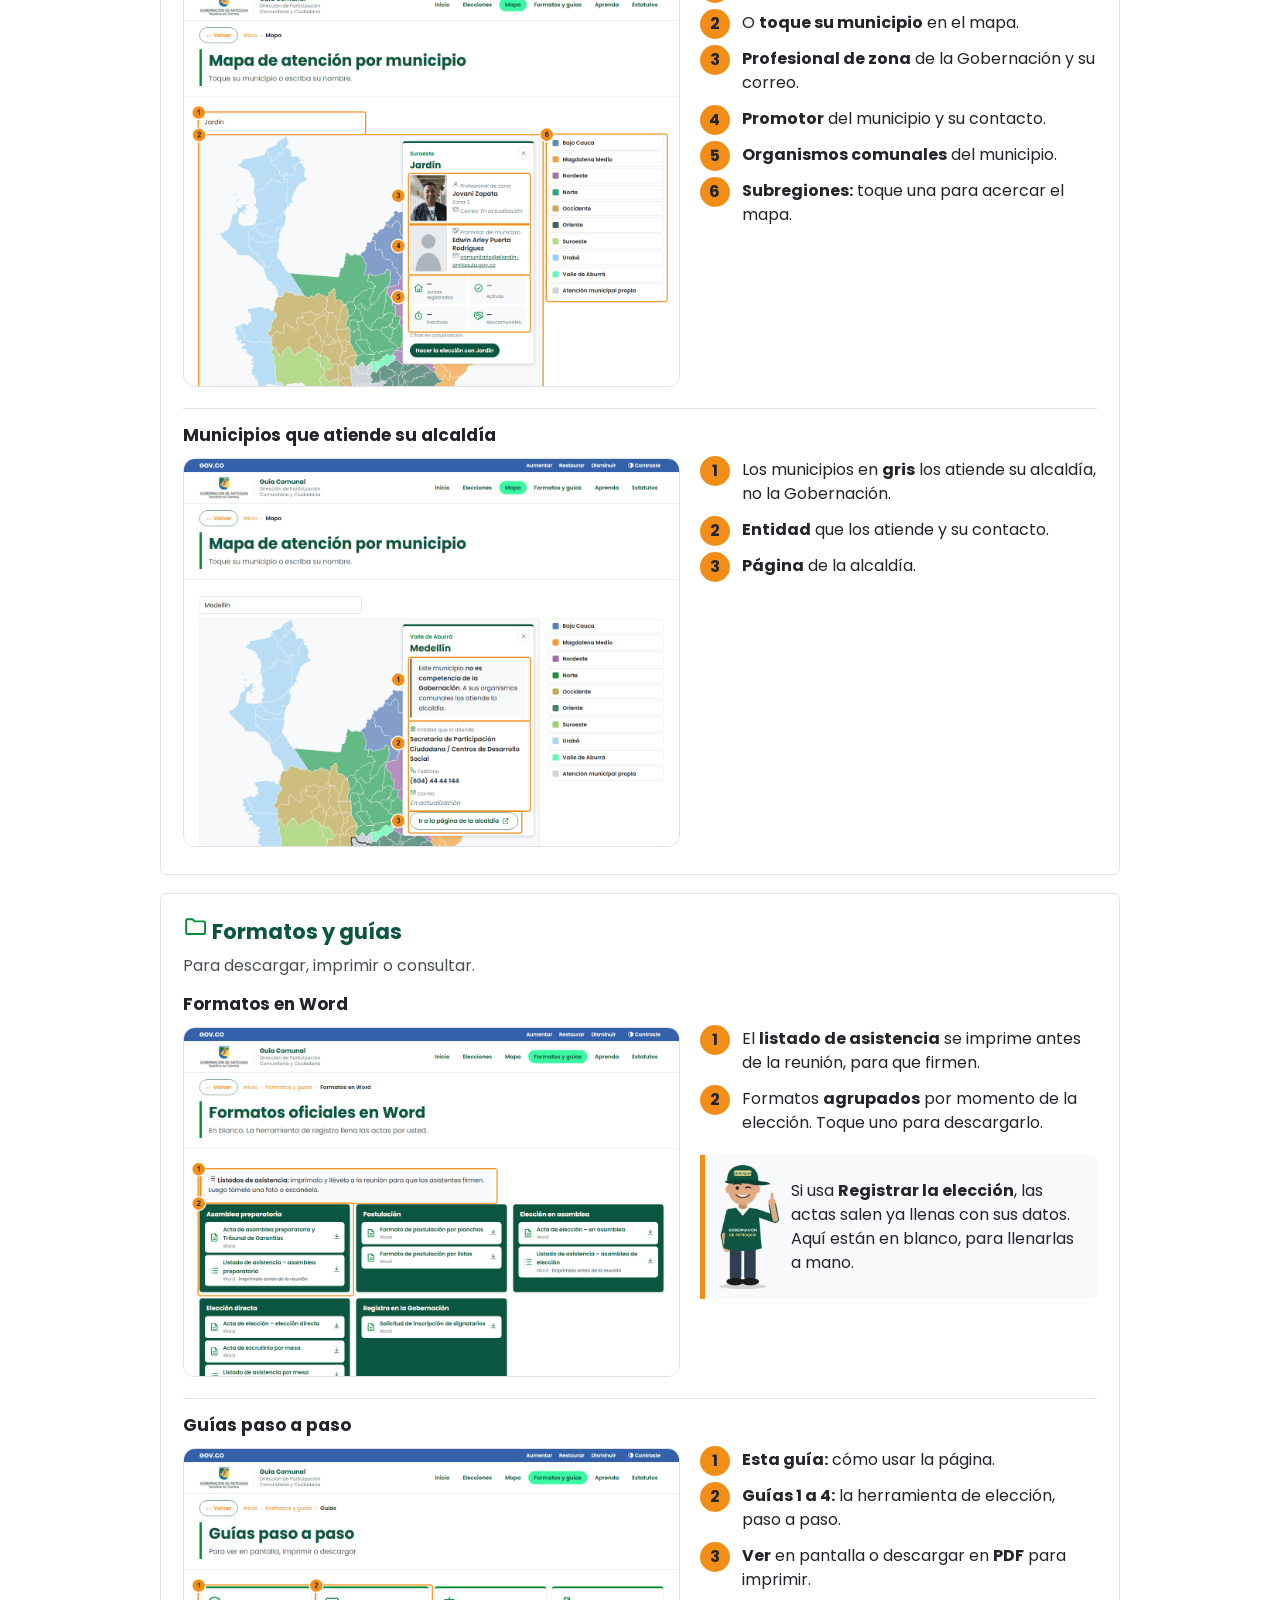
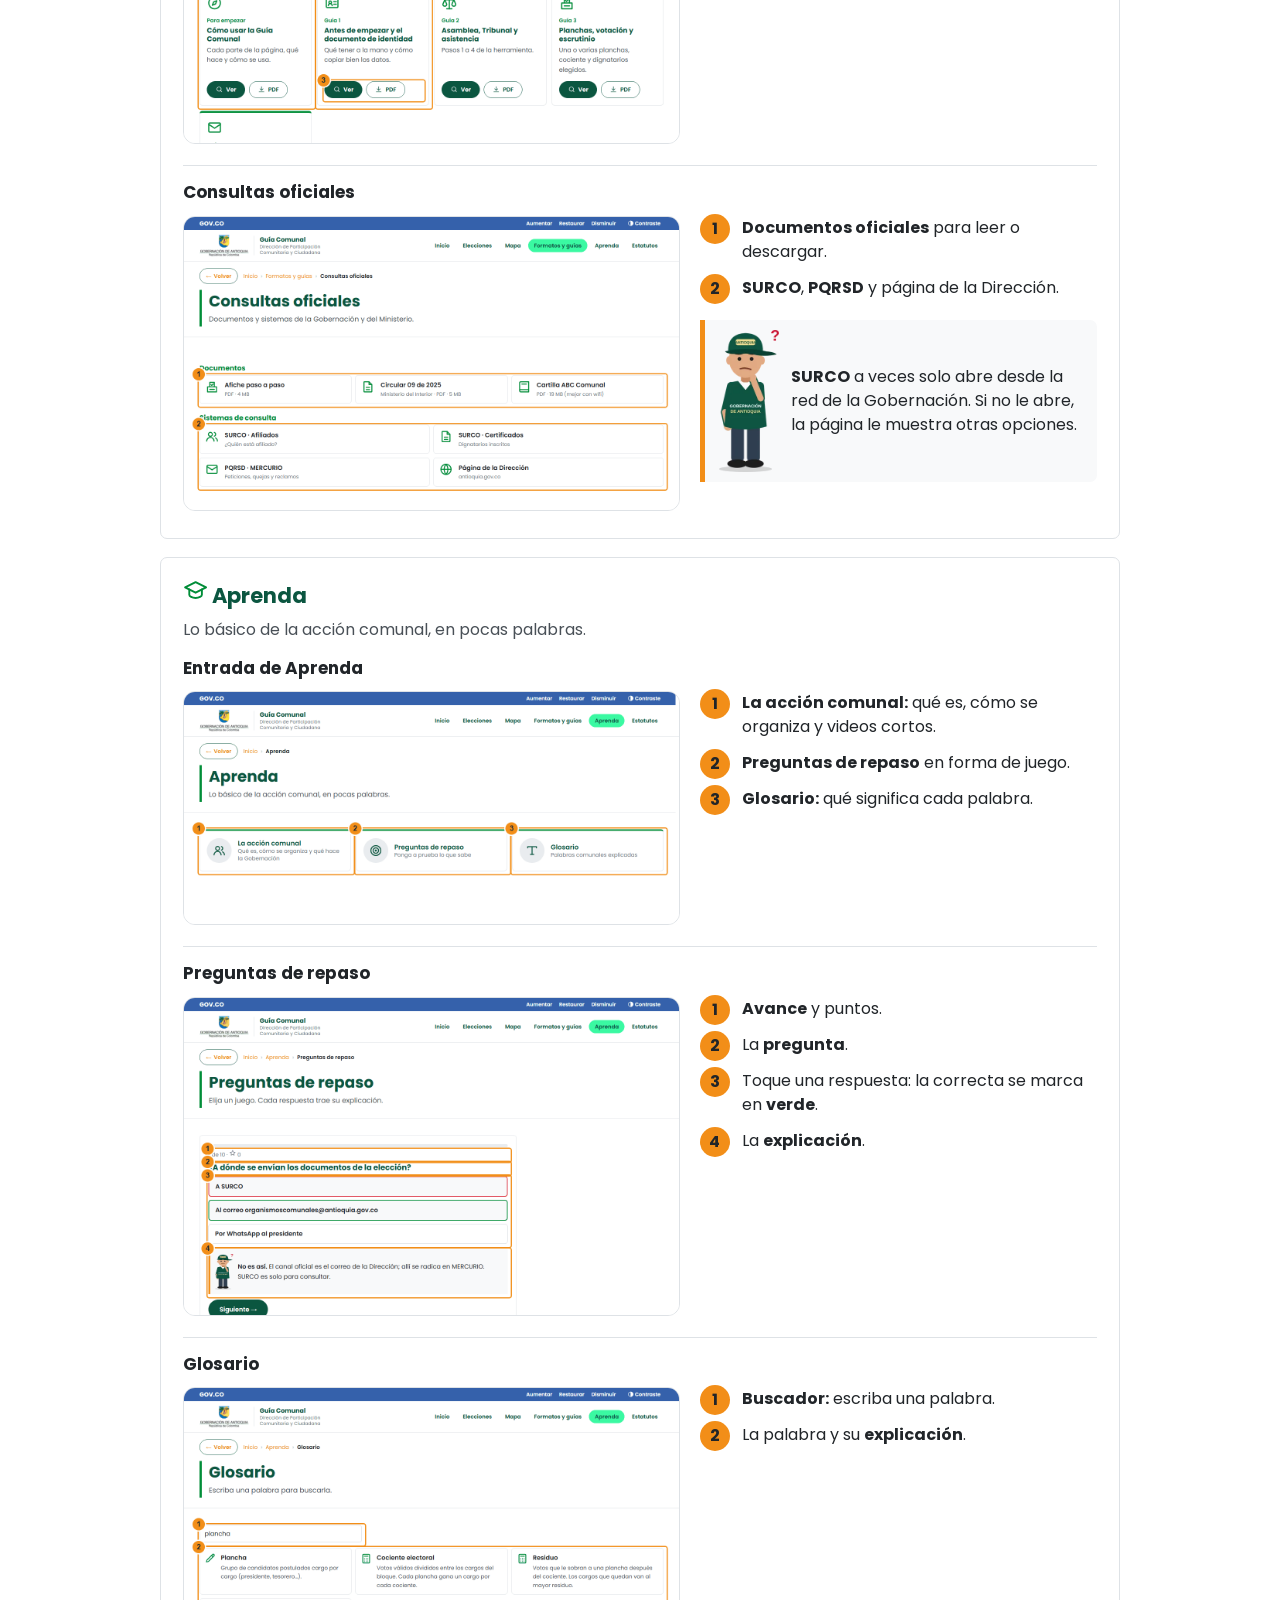
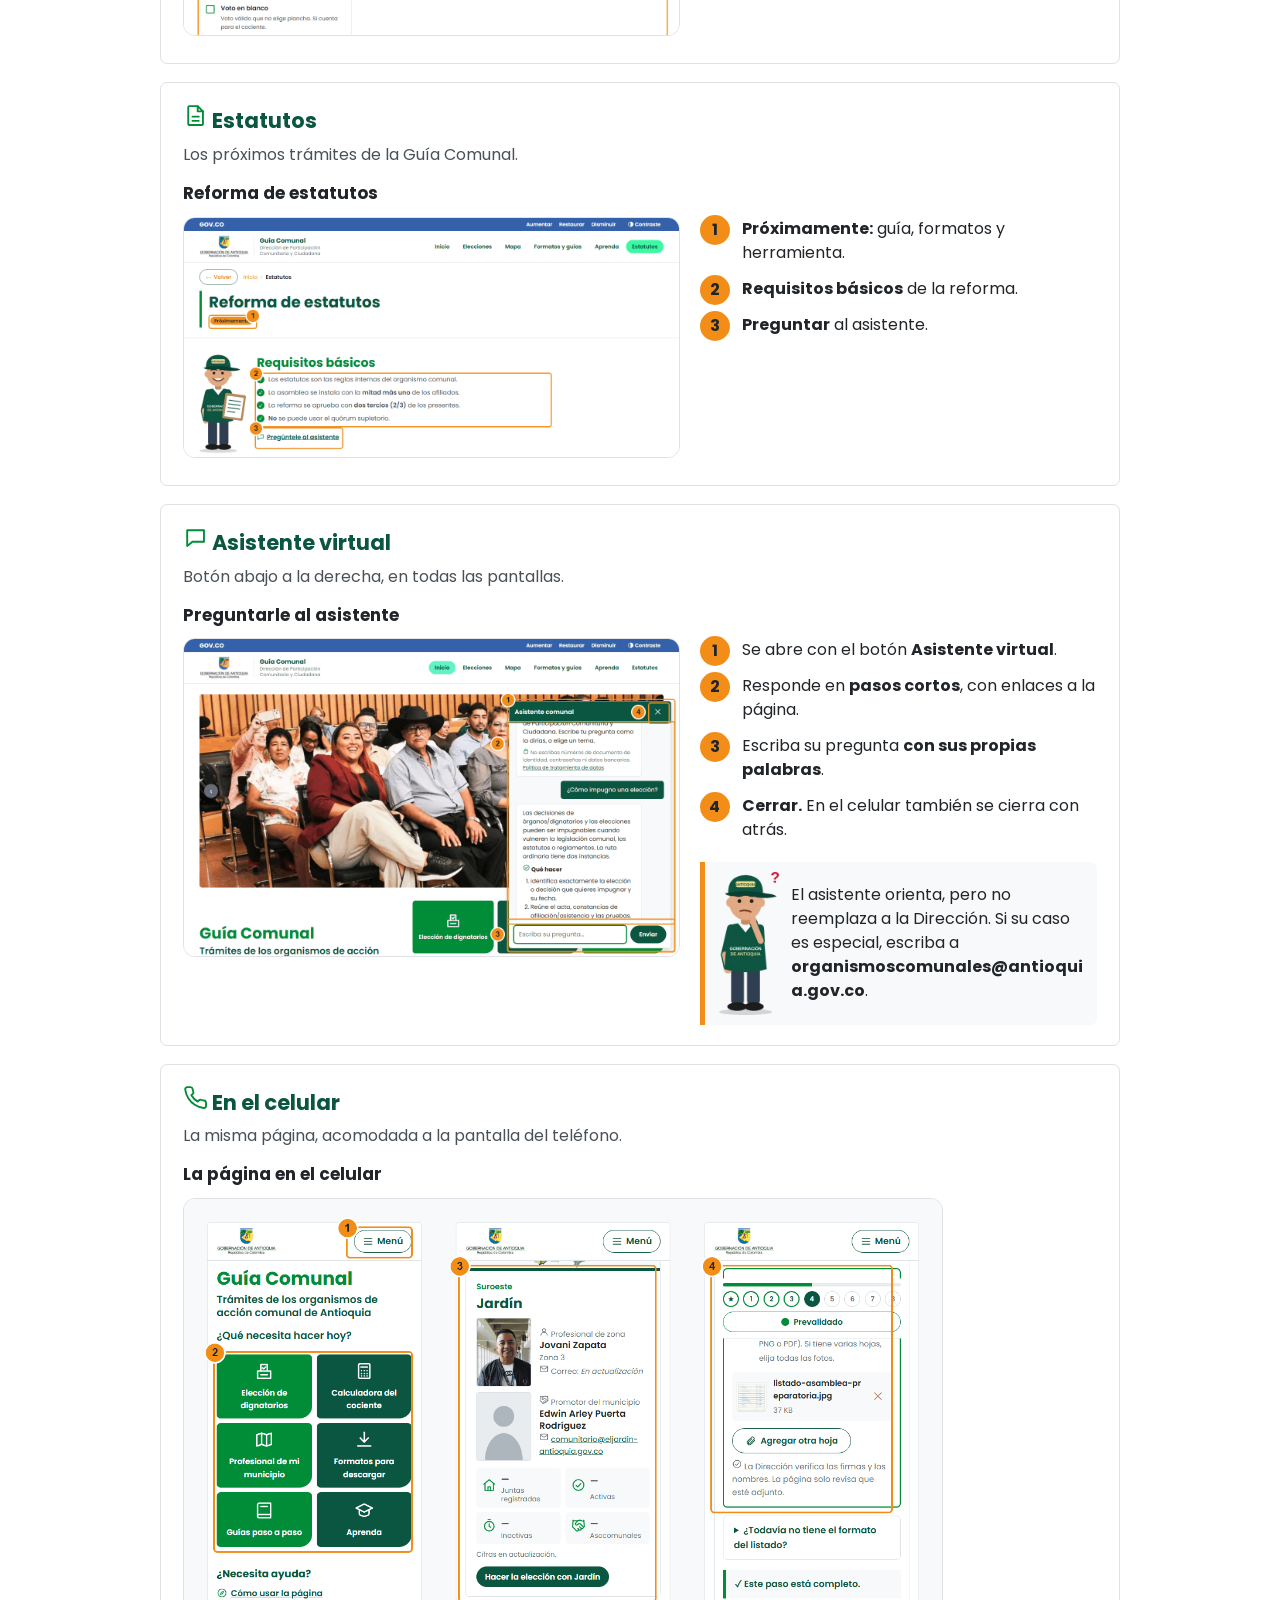
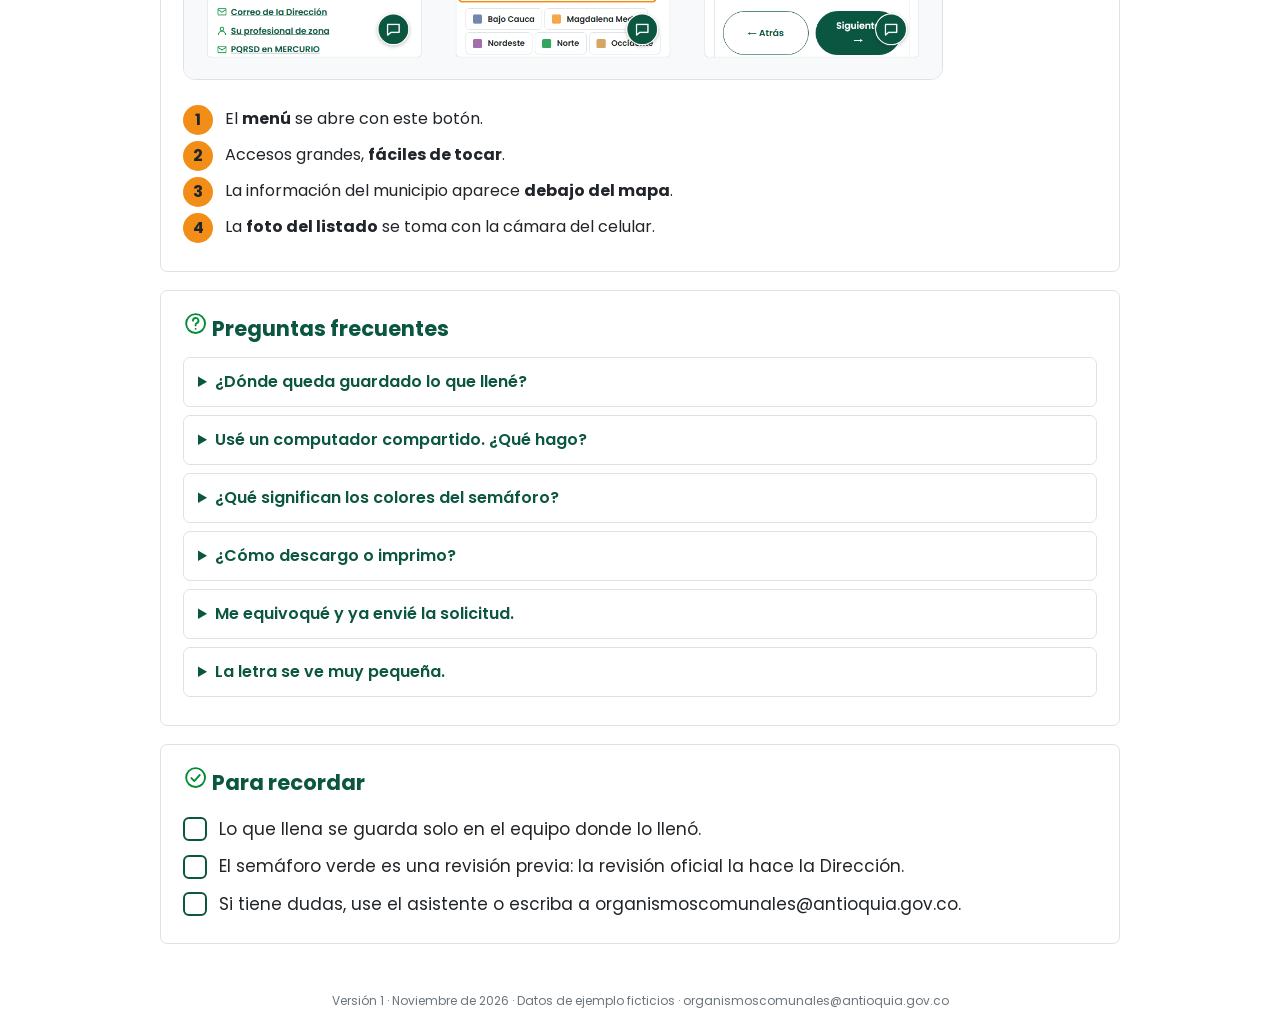
<file: guias/uso.html>
<!doctype html><html lang="es"><head><meta charset="utf-8"><meta name="viewport" content="width=device-width, initial-scale=1">
<title>Cómo usar la Guía Comunal</title><meta name="description" content="Guía de uso de la Guía Comunal de la Gobernación de Antioquia: cada parte de la página, qué hace y cómo se usa.">
<link href="https://fonts.googleapis.com/css2?family=Poppins:wght@400;600;700&display=swap" rel="stylesheet"><link rel="stylesheet" href="guia.css?v=4"></head><body>
<!-- Generado con _mantenimiento/guia-uso/build_guia_uso.py a partir de contenido.json. No editar a mano: los cambios se pierden al regenerar. -->
<nav class="cerrar-guia"><button type="button" onclick="cerrarGuia()">✕ Cerrar la guía y volver a la página</button></nav>
<header class="portada"><div><p class="ceja">Gobernación de Antioquia · Dirección de Participación Comunitaria y Ciudadana</p>
<p class="num">Para empezar</p><h1>Cómo usar la Guía Comunal</h1><p class="sub">Cada parte de la página, qué hace y cómo se usa.</p>
<p class="aviso">👀 En cada imagen, los <b>números naranjas</b> señalan las partes que se explican al lado. Toque una imagen para verla en grande.</p></div>
<img src="../img/mascota/saluda.webp" alt="" class="mascota"></header>
<main>
<section class="paso indice"><h2>📋 Contenido</h2><ol class="indice__lista"><li><a href="#moverse">🧭 Cómo moverse por la página</a></li><li><a href="#inicio">🏠 Inicio</a></li><li><a href="#elecciones">🗳️ Elecciones</a></li><li><a href="#mapa">📍 Mapa</a></li><li><a href="#documentos">🗂️ Formatos y guías</a></li><li><a href="#aprenda">🎓 Aprenda</a></li><li><a href="#estatutos">📜 Estatutos</a></li><li><a href="#asistente">💬 Asistente virtual</a></li><li><a href="#celular">📞 En el celular</a></li><li><a href="#preguntas">❓ Preguntas frecuentes</a></li></ol>
<p class="nota-guia">Para llenar la solicitud de elección paso a paso, vea también las <b>guías 1 a 4</b> en <i>Formatos y guías › Guías</i>.</p></section>
<section class="paso" id="moverse"><div class="pantalla-uso"><h2>🧭 Cómo moverse por la página</h2><p class="intro">Funciona igual en todas las pantallas.</p><h3>Menú y letra más grande</h3><div class="paso__grid"><a href="img/uso-encabezado.png" target="_blank" rel="noopener" title="Ver la imagen en grande"><img class="captura" src="img/uso-encabezado.png" alt="Pantalla de la página: Menú y letra más grande, con las partes numeradas" loading="lazy"></a><div><ol class="puntos puntos--naranja"><li><b>Aumentar y Disminuir:</b> agrandan o achican la letra. <b>Contraste:</b> colores más fuertes para ver mejor.</li><li><b>Menú</b> con las 6 secciones. Toque la que necesite.</li></ol><div class="ojo"><img src="../img/mascota/senala.webp" alt=""><p>En el celular, el menú se abre con el botón <b>Menú</b>, arriba a la derecha.</p></div></div></div></div><div class="pantalla-uso"><h3>Volver y saber dónde está</h3><div class="paso__grid"><a href="img/uso-navegacion.png" target="_blank" rel="noopener" title="Ver la imagen en grande"><img class="captura" src="img/uso-navegacion.png" alt="Pantalla de la página: Volver y saber dónde está, con las partes numeradas" loading="lazy"></a><div><ol class="puntos puntos--naranja"><li><b>← Volver:</b> regresa a la pantalla anterior de la sección.</li><li><b>Ruta:</b> dice en qué parte de la página está. Puede tocar cualquier nivel.</li><li>La sección en la que está queda <b>marcada</b> en el menú.</li></ol><div class="ojo"><img src="../img/mascota/idea.webp" alt=""><p>El botón <b>atrás</b> del celular o del navegador también funciona: lo devuelve a la pantalla donde estaba.</p></div></div></div></div></section>
<section class="paso" id="inicio"><div class="pantalla-uso"><h2>🏠 Inicio</h2><p class="intro">La primera pantalla: fotos, seis accesos grandes y ayuda.</p><h3>Página de inicio</h3><div class="paso__grid"><a href="img/uso-inicio.png" target="_blank" rel="noopener" title="Ver la imagen en grande"><img class="captura" src="img/uso-inicio.png" alt="Pantalla de la página: Página de inicio, con las partes numeradas" loading="lazy"></a><div><ol class="puntos puntos--naranja"><li><b>Fotos</b> de la acción comunal en Antioquia. Pasan solas; las flechas las cambian.</li><li><b>Seis accesos</b> a lo más usado: elección, calculadora, mapa, formatos, guías y aprenda.</li><li><b>¿Necesita ayuda?</b> Correo de la Dirección, su profesional de zona, PQRSD y asistente.</li></ol></div></div></div></section>
<section class="paso" id="elecciones"><div class="pantalla-uso"><h2>🗳️ Elecciones</h2><p class="intro">Todo lo de la elección de dignatarios, una tarea por pantalla.</p><h3>Entrada de Elecciones</h3><div class="paso__grid"><a href="img/uso-eleccion.png" target="_blank" rel="noopener" title="Ver la imagen en grande"><img class="captura" src="img/uso-eleccion.png" alt="Pantalla de la página: Entrada de Elecciones, con las partes numeradas" loading="lazy"></a><div><ol class="puntos puntos--naranja"><li><b>Etapas:</b> qué se hace en cada momento, quién lo hace y cuándo.</li><li><b>Registrar la elección:</b> llena las actas y revisa la solicitud con el semáforo.</li><li><b>Calculadora</b> del cociente: quién queda elegido.</li><li><b>Formatos</b> oficiales en Word.</li><li><b>Causas de devolución</b> y cómo evitarlas.</li><li><b>Después de la elección:</b> inscribir, impugnar y empalme.</li></ol></div></div></div><div class="pantalla-uso"><h3>Etapas de la elección</h3><div class="paso__grid"><a href="img/uso-etapas.png" target="_blank" rel="noopener" title="Ver la imagen en grande"><img class="captura" src="img/uso-etapas.png" alt="Pantalla de la página: Etapas de la elección, con las partes numeradas" loading="lazy"></a><div><ol class="puntos puntos--naranja"><li>Las <b>etapas</b> en orden. Toque una para ver el detalle.</li><li><b>Quién</b> participa.</li><li><b>Qué se hace</b>, en pocas palabras.</li><li>El <b>error más común</b>, para evitarlo.</li><li>Ir a la <b>herramienta</b> en ese paso o ver la guía.</li></ol></div></div></div><div class="pantalla-uso"><h3>Registrar la elección: cómo es cada paso</h3><div class="paso__grid"><a href="img/uso-herramienta.png" target="_blank" rel="noopener" title="Ver la imagen en grande"><img class="captura" src="img/uso-herramienta.png" alt="Pantalla de la página: Registrar la elección: cómo es cada paso, con las partes numeradas" loading="lazy"></a><div><ol class="puntos puntos--naranja"><li><b>8 pasos</b>, uno por pantalla. Toque un número para ir a ese paso.</li><li><b>Semáforo</b> del paso: rojo falta algo, amarillo revise, verde listo.</li><li><b>¿Cómo se usa?</b> y <b>La norma</b> explicada fácil.</li><li><b>Foto del listado firmado.</b> Se toma con la cámara o se elige del equipo.</li><li><b>Atrás</b> y <b>Siguiente</b>. Lo que escribe se guarda solo en este equipo.</li></ol><div class="ojo"><img src="../img/mascota/lista.webp" alt=""><p>Puede llenar la solicitud por partes: si cierra la página, al volver encuentra el borrador en este mismo equipo y navegador. Cada paso se explica en detalle en las <b>guías 1 a 4</b>.</p></div></div></div></div><div class="pantalla-uso"><h3>Registrar la elección: revisar y descargar</h3><div class="paso__grid"><a href="img/uso-revisar.png" target="_blank" rel="noopener" title="Ver la imagen en grande"><img class="captura" src="img/uso-revisar.png" alt="Pantalla de la página: Registrar la elección: revisar y descargar, con las partes numeradas" loading="lazy"></a><div><ol class="puntos puntos--naranja"><li><b>Revisión de toda la solicitud.</b> Si falta algo, dice qué y lo lleva al dato.</li><li><b>Actas en Word, ya llenas.</b> Cada una se descarga cuando sus pasos están en verde.</li><li><b>Resumen</b> para imprimir.</li></ol><div class="ojo"><img src="../img/mascota/lupa.webp" alt=""><p><b>Verde no es aprobado:</b> es una revisión previa. La revisión oficial la hace la Dirección. Imprima las actas y recoja las firmas originales.</p></div></div></div></div><div class="pantalla-uso"><h3>Registrar la elección: enviar a la Dirección</h3><div class="paso__grid"><a href="img/uso-enviar.png" target="_blank" rel="noopener" title="Ver la imagen en grande"><img class="captura" src="img/uso-enviar.png" alt="Pantalla de la página: Registrar la elección: enviar a la Dirección, con las partes numeradas" loading="lazy"></a><div><ol class="puntos puntos--naranja"><li><b>Autorización</b> de datos personales (Ley 1581 de 2012).</li><li><b>Tres pasos:</b> abrir el correo, adjuntar actas y listados, y enviar.</li><li>Abre su correo con el <b>asunto y el mensaje ya escritos</b>.</li><li><b>¿Computador compartido?</b> Al terminar, borre lo guardado en ese equipo.</li></ol><div class="ojo"><img src="../img/mascota/saluda.webp" alt=""><p>La solicitud llega a <b>organismoscomunales@antioquia.gov.co</b>. Guarde su <b>código de registro</b>: lo necesita si debe hacer una subsanación.</p></div></div></div></div><div class="pantalla-uso"><h3>Calculadora del cociente: escribir los votos</h3><div class="paso__grid"><a href="img/uso-calculadora.png" target="_blank" rel="noopener" title="Ver la imagen en grande"><img class="captura" src="img/uso-calculadora.png" alt="Pantalla de la página: Calculadora del cociente: escribir los votos, con las partes numeradas" loading="lazy"></a><div><ol class="puntos puntos--naranja"><li><b>Qué se elige:</b> directiva, fiscalía, conciliación, delegados u otro.</li><li><b>Votos</b> de cada plancha.</li><li><b>Candidatos</b> (opcional): así el resultado dice el nombre de quien queda elegido.</li><li><b>Agregar otra plancha.</b></li><li>Votos <b>en blanco</b> y <b>nulos</b>.</li></ol><div class="ojo"><img src="../img/mascota/idea.webp" alt=""><p>Para practicar, toque <b>«Probar con un ejemplo»</b>. La calculadora no guarda nada: es solo para hacer la cuenta.</p></div></div></div></div><div class="pantalla-uso"><h3>Calculadora del cociente: resultado</h3><div class="paso__grid"><a href="img/uso-calculadora-res.png" target="_blank" rel="noopener" title="Ver la imagen en grande"><img class="captura" src="img/uso-calculadora-res.png" alt="Pantalla de la página: Calculadora del cociente: resultado, con las partes numeradas" loading="lazy"></a><div><ol class="puntos puntos--naranja"><li><b>Resumen</b> del reparto por plancha.</li><li><b>Quién queda elegido</b> en cada cargo, con su documento y su plancha.</li><li><b>¿Cómo se calculó?</b> El paso a paso del cociente y el residuo.</li></ol><div class="ojo"><img src="../img/mascota/lupa.webp" alt=""><p>La <b>fiscalía no se reparte por cociente</b>: la plancha con más votos gana el fiscal y su suplente.</p></div></div></div></div><div class="pantalla-uso"><h3>Causas de devolución</h3><div class="paso__grid"><a href="img/uso-devoluciones.png" target="_blank" rel="noopener" title="Ver la imagen en grande"><img class="captura" src="img/uso-devoluciones.png" alt="Pantalla de la página: Causas de devolución, con las partes numeradas" loading="lazy"></a><div><ol class="puntos puntos--naranja"><li>Cada causa <b>en una frase</b>. Toque para ver cómo evitarla.</li><li>La <b>solución</b>, corta.</li></ol></div></div></div><div class="pantalla-uso"><h3>Después de la elección</h3><div class="paso__grid"><a href="img/uso-despues.png" target="_blank" rel="noopener" title="Ver la imagen en grande"><img class="captura" src="img/uso-despues.png" alt="Pantalla de la página: Después de la elección, con las partes numeradas" loading="lazy"></a><div><ol class="puntos puntos--naranja"><li><b>Inscribir</b> a los elegidos.</li><li><b>Impugnar:</b> los pasos.</li><li><b>Ver norma:</b> el detalle, para quien lo quiera.</li><li><b>Empalme</b> entre la junta saliente y la nueva.</li></ol></div></div></div></section>
<section class="paso" id="mapa"><div class="pantalla-uso"><h2>📍 Mapa</h2><p class="intro">Quién lo atiende en su municipio.</p><h3>Buscar su municipio</h3><div class="paso__grid"><a href="img/uso-mapa.png" target="_blank" rel="noopener" title="Ver la imagen en grande"><img class="captura" src="img/uso-mapa.png" alt="Pantalla de la página: Buscar su municipio, con las partes numeradas" loading="lazy"></a><div><ol class="puntos puntos--naranja"><li><b>Buscar:</b> escriba el nombre de su municipio.</li><li>O <b>toque su municipio</b> en el mapa.</li><li><b>Profesional de zona</b> de la Gobernación y su correo.</li><li><b>Promotor</b> del municipio y su contacto.</li><li><b>Organismos comunales</b> del municipio.</li><li><b>Subregiones:</b> toque una para acercar el mapa.</li></ol></div></div></div><div class="pantalla-uso"><h3>Municipios que atiende su alcaldía</h3><div class="paso__grid"><a href="img/uso-mapa-alcaldia.png" target="_blank" rel="noopener" title="Ver la imagen en grande"><img class="captura" src="img/uso-mapa-alcaldia.png" alt="Pantalla de la página: Municipios que atiende su alcaldía, con las partes numeradas" loading="lazy"></a><div><ol class="puntos puntos--naranja"><li>Los municipios en <b>gris</b> los atiende su alcaldía, no la Gobernación.</li><li><b>Entidad</b> que los atiende y su contacto.</li><li><b>Página</b> de la alcaldía.</li></ol></div></div></div></section>
<section class="paso" id="documentos"><div class="pantalla-uso"><h2>🗂️ Formatos y guías</h2><p class="intro">Para descargar, imprimir o consultar.</p><h3>Formatos en Word</h3><div class="paso__grid"><a href="img/uso-formatos.png" target="_blank" rel="noopener" title="Ver la imagen en grande"><img class="captura" src="img/uso-formatos.png" alt="Pantalla de la página: Formatos en Word, con las partes numeradas" loading="lazy"></a><div><ol class="puntos puntos--naranja"><li>El <b>listado de asistencia</b> se imprime antes de la reunión, para que firmen.</li><li>Formatos <b>agrupados</b> por momento de la elección. Toque uno para descargarlo.</li></ol><div class="ojo"><img src="../img/mascota/idea.webp" alt=""><p>Si usa <b>Registrar la elección</b>, las actas salen ya llenas con sus datos. Aquí están en blanco, para llenarlas a mano.</p></div></div></div></div><div class="pantalla-uso"><h3>Guías paso a paso</h3><div class="paso__grid"><a href="img/uso-guias.png" target="_blank" rel="noopener" title="Ver la imagen en grande"><img class="captura" src="img/uso-guias.png" alt="Pantalla de la página: Guías paso a paso, con las partes numeradas" loading="lazy"></a><div><ol class="puntos puntos--naranja"><li><b>Esta guía:</b> cómo usar la página.</li><li><b>Guías 1 a 4:</b> la herramienta de elección, paso a paso.</li><li><b>Ver</b> en pantalla o descargar en <b>PDF</b> para imprimir.</li></ol></div></div></div><div class="pantalla-uso"><h3>Consultas oficiales</h3><div class="paso__grid"><a href="img/uso-consultas.png" target="_blank" rel="noopener" title="Ver la imagen en grande"><img class="captura" src="img/uso-consultas.png" alt="Pantalla de la página: Consultas oficiales, con las partes numeradas" loading="lazy"></a><div><ol class="puntos puntos--naranja"><li><b>Documentos oficiales</b> para leer o descargar.</li><li><b>SURCO</b>, <b>PQRSD</b> y página de la Dirección.</li></ol><div class="ojo"><img src="../img/mascota/duda.webp" alt=""><p><b>SURCO</b> a veces solo abre desde la red de la Gobernación. Si no le abre, la página le muestra otras opciones.</p></div></div></div></div></section>
<section class="paso" id="aprenda"><div class="pantalla-uso"><h2>🎓 Aprenda</h2><p class="intro">Lo básico de la acción comunal, en pocas palabras.</p><h3>Entrada de Aprenda</h3><div class="paso__grid"><a href="img/uso-aprenda.png" target="_blank" rel="noopener" title="Ver la imagen en grande"><img class="captura" src="img/uso-aprenda.png" alt="Pantalla de la página: Entrada de Aprenda, con las partes numeradas" loading="lazy"></a><div><ol class="puntos puntos--naranja"><li><b>La acción comunal:</b> qué es, cómo se organiza y videos cortos.</li><li><b>Preguntas de repaso</b> en forma de juego.</li><li><b>Glosario:</b> qué significa cada palabra.</li></ol></div></div></div><div class="pantalla-uso"><h3>Preguntas de repaso</h3><div class="paso__grid"><a href="img/uso-juego.png" target="_blank" rel="noopener" title="Ver la imagen en grande"><img class="captura" src="img/uso-juego.png" alt="Pantalla de la página: Preguntas de repaso, con las partes numeradas" loading="lazy"></a><div><ol class="puntos puntos--naranja"><li><b>Avance</b> y puntos.</li><li>La <b>pregunta</b>.</li><li>Toque una respuesta: la correcta se marca en <b>verde</b>.</li><li>La <b>explicación</b>.</li></ol></div></div></div><div class="pantalla-uso"><h3>Glosario</h3><div class="paso__grid"><a href="img/uso-glosario.png" target="_blank" rel="noopener" title="Ver la imagen en grande"><img class="captura" src="img/uso-glosario.png" alt="Pantalla de la página: Glosario, con las partes numeradas" loading="lazy"></a><div><ol class="puntos puntos--naranja"><li><b>Buscador:</b> escriba una palabra.</li><li>La palabra y su <b>explicación</b>.</li></ol></div></div></div></section>
<section class="paso" id="estatutos"><div class="pantalla-uso"><h2>📜 Estatutos</h2><p class="intro">Los próximos trámites de la Guía Comunal.</p><h3>Reforma de estatutos</h3><div class="paso__grid"><a href="img/uso-estatutos.png" target="_blank" rel="noopener" title="Ver la imagen en grande"><img class="captura" src="img/uso-estatutos.png" alt="Pantalla de la página: Reforma de estatutos, con las partes numeradas" loading="lazy"></a><div><ol class="puntos puntos--naranja"><li><b>Próximamente:</b> guía, formatos y herramienta.</li><li><b>Requisitos básicos</b> de la reforma.</li><li><b>Preguntar</b> al asistente.</li></ol></div></div></div></section>
<section class="paso" id="asistente"><div class="pantalla-uso"><h2>💬 Asistente virtual</h2><p class="intro">Botón abajo a la derecha, en todas las pantallas.</p><h3>Preguntarle al asistente</h3><div class="paso__grid"><a href="img/uso-asistente.png" target="_blank" rel="noopener" title="Ver la imagen en grande"><img class="captura" src="img/uso-asistente.png" alt="Pantalla de la página: Preguntarle al asistente, con las partes numeradas" loading="lazy"></a><div><ol class="puntos puntos--naranja"><li>Se abre con el botón <b>Asistente virtual</b>.</li><li>Responde en <b>pasos cortos</b>, con enlaces a la página.</li><li>Escriba su pregunta <b>con sus propias palabras</b>.</li><li><b>Cerrar.</b> En el celular también se cierra con atrás.</li></ol><div class="ojo"><img src="../img/mascota/duda.webp" alt=""><p>El asistente orienta, pero no reemplaza a la Dirección. Si su caso es especial, escriba a <b>organismoscomunales@antioquia.gov.co</b>.</p></div></div></div></div></section>
<section class="paso" id="celular"><div class="pantalla-uso"><h2>📞 En el celular</h2><p class="intro">La misma página, acomodada a la pantalla del teléfono.</p><h3>La página en el celular</h3><div class="paso__grid paso__grid--celular"><a href="img/uso-celular.png" target="_blank" rel="noopener" title="Ver la imagen en grande"><img class="captura" src="img/uso-celular.png" alt="Pantalla de la página: La página en el celular, con las partes numeradas" loading="lazy"></a><div><ol class="puntos puntos--naranja"><li>El <b>menú</b> se abre con este botón.</li><li>Accesos grandes, <b>fáciles de tocar</b>.</li><li>La información del municipio aparece <b>debajo del mapa</b>.</li><li>La <b>foto del listado</b> se toma con la cámara del celular.</li></ol></div></div></div></section>
<section class="paso" id="preguntas"><h2>❓ Preguntas frecuentes</h2><details class="pregunta"><summary>¿Dónde queda guardado lo que llené?</summary><p>Solo en el equipo y el navegador donde lo llenó. No se envía a ningún lado hasta que usted mande el correo. Si cambia de celular o de computador, no lo va a encontrar.</p></details><details class="pregunta"><summary>Usé un computador compartido. ¿Qué hago?</summary><p>Cuando haya enviado el correo y guardado su código, en el paso 8 toque <b>«Borrar lo guardado en este equipo»</b>.</p></details><details class="pregunta"><summary>¿Qué significan los colores del semáforo?</summary><p><span class="punto punto--rojo"></span> <b>Pendiente:</b> falta algo o hay un error. <span class="punto punto--amarillo"></span> <b>Revisar:</b> confirme el dato y toque «Ya lo verifiqué». <span class="punto punto--verde"></span> <b>Prevalidado:</b> la página no encontró problemas.</p></details><details class="pregunta"><summary>¿Cómo descargo o imprimo?</summary><p>Los botones con la flecha hacia abajo descargan el archivo (Word o PDF). Lo encuentra en la carpeta <b>Descargas</b> de su equipo. Los botones <b>Imprimir</b> le dejan imprimir o guardar en PDF.</p></details><details class="pregunta"><summary>Me equivoqué y ya envié la solicitud.</summary><p>Si la Dirección le pide corregir algo, vuelva a <b>Registrar la elección</b> y toque <b>«Hacer una subsanación»</b>, o escoja «Subsanación» en el paso 1 y escriba el código anterior.</p></details><details class="pregunta"><summary>La letra se ve muy pequeña.</summary><p>Arriba a la derecha, toque <b>Aumentar</b> para agrandarla. En el celular también puede abrir los dedos sobre la pantalla.</p></details></section>
<section class="paso chequeo"><h2>✅ Para recordar</h2><ul><li><span class="caja"></span>Lo que llena se guarda solo en el equipo donde lo llenó.</li><li><span class="caja"></span>El semáforo verde es una revisión previa: la revisión oficial la hace la Dirección.</li><li><span class="caja"></span>Si tiene dudas, use el asistente o escriba a organismoscomunales@antioquia.gov.co.</li></ul></section></main>
<footer>Versión 1 · Noviembre de 2026 · Datos de ejemplo ficticios · organismoscomunales@antioquia.gov.co</footer>
<script src="../js/iconos.js?v=8"></script>
<script>/* Abre las preguntas frecuentes al imprimir, para que salgan en el PDF */
window.addEventListener('beforeprint',function(){document.querySelectorAll('details').forEach(function(d){d.open=true;});});
if(matchMedia('print').matches)document.querySelectorAll('details').forEach(function(d){d.open=true;});
/* La guía se abre en otra pestaña: cerrarla devuelve a la página. */
function cerrarGuia(){if(window.opener||history.length<=1){window.close();}else{history.back();}setTimeout(function(){location.href="../index.html#/inicio";},400);}</script></body></html>
</file>
<file: css/estilos.css>
/* Estilos de la Guía Comunal DPCC.
   Identidad de la Gobernación de Antioquia: Manual de Identidad Visual (Poppins, p. 23; colores primarios y
   secundarios, p. 24-25; iconografía de línea, p. 27) y hoja de estilos de www.antioquia.gov.co
   (grises de texto y bordes, rojo de alerta, radios de 7 px, encabezado y pie).
   Reglas: sin degradados, sin sombras decorativas, dos radios (7 px y píldora), una sola tipografía. */

:root {
  /* Primarios (manual, p. 24) */
  --verde-osc: #0B5640;
  --verde: #018D38;
  --menta: #3AF9A2;          /* solo piezas digitales: opción activa del menú y detalles */
  /* Secundarios (manual, p. 25) */
  --azul: #3561AB;
  --celeste: #8FCAF0;
  --naranja: #F28E18;
  --morado: #8B4A97;
  --dorado: #B0942B;
  /* Neutros y alerta (hoja de estilos de antioquia.gov.co) */
  --tinta: #212529;
  --texto: #495057;
  --tenue: #6C757D;
  --linea: #DEE2E6;
  --linea-fuerte: #CED4DA;
  --fondo: #F8F9FA;
  --fondo-2: #E9ECEF;
  --blanco: #FFFFFF;
  --rojo: #DC3545;
  /* Semáforo de prevalidación */
  --ok: var(--verde);
  --revisar: var(--naranja);
  --pendiente: var(--rojo);
  /* Forma */
  --radio: 7px;
  --pildora: 50px;
  --fuente: 'Poppins', Arial, sans-serif;
  --base: 16px;
  /* Compatibilidad con nombres anteriores */
  --menta-suave: var(--fondo);
  --verde-suave: var(--fondo);
  --rojo-suave: var(--fondo);
  --amarillo: var(--naranja);
  --amarillo-suave: var(--fondo);
}

* { box-sizing: border-box; }
[hidden] { display: none !important; }
html { font-size: var(--base); scroll-behavior: smooth; scroll-padding-top: 150px; }
body { margin: 0; font-family: var(--fuente); color: var(--texto); background: var(--blanco); line-height: 1.6; font-size: 1rem; }
img, svg, video { max-width: 100%; }
a { color: var(--verde-osc); }
a:hover { color: var(--verde); }
h1, h2, h3, h4 { line-height: 1.25; margin: 0 0 .5em; font-weight: 700; }
h1 { font-size: 2.5rem; color: var(--verde-osc); }
h2 { font-size: 2rem; color: var(--verde); }
h3 { font-size: 1.125rem; color: var(--verde-osc); }
h4 { font-size: 1rem; color: var(--verde-osc); }
p { margin: 0 0 1em; }
b, strong { font-weight: 600; }
button, input, select, textarea { font: inherit; }
:focus-visible { outline: 3px solid var(--azul); outline-offset: 2px; }
.oculto { position: absolute; width: 1px; height: 1px; overflow: hidden; clip: rect(0 0 0 0); white-space: nowrap; }
.saltar { position: absolute; left: -999px; top: 0; background: var(--verde-osc); color: #fff; padding: 10px 16px; z-index: 100; }
.saltar:focus { left: 10px; }
.contenedor { width: min(1200px, 100% - 48px); margin-inline: auto; }
.ceja { font-size: .875rem; font-weight: 600; color: var(--verde); margin-bottom: .25em; }
.nota { font-size: .875rem; color: var(--tenue); }
.pendiente { background: var(--fondo-2); padding: 0 4px; border-radius: 4px; font-size: .875rem; }

/* Íconos de línea (js/iconos.js) */
.ico { width: 1.25em; height: 1.25em; vertical-align: -.25em; flex: none; }
.ico-envoltura { display: inline-flex; align-items: center; justify-content: center; line-height: 1; }
.punto { display: inline-block; width: .8em; height: .8em; border-radius: 50%; vertical-align: -.05em; margin-right: .2em; }
.punto--verde { background: var(--ok); } .punto--amarillo { background: var(--revisar); } .punto--rojo { background: var(--pendiente); }

/* ---------- Franja GOV.CO y cabecera (como antioquia.gov.co) ---------- */
.franja-gob { background: var(--azul); color: #fff; font-size: .8125rem; }
.franja-gob__in { display: flex; justify-content: space-between; align-items: center; gap: 12px; min-height: 34px; }
.franja-gob a { color: #fff; text-decoration: none; }
.govco { font-weight: 700; letter-spacing: .02em; font-size: .9375rem; }
.franja-gob__der { display: flex; align-items: center; gap: 14px; }
.tamano { display: inline-flex; gap: 2px; }
.tamano button, .contraste-btn { background: transparent; color: #fff; border: 0; padding: 4px 8px; cursor: pointer; font-weight: 600; font-size: .8125rem; border-radius: 4px; }
.tamano button:hover, .contraste-btn:hover { background: rgba(255,255,255,.15); }

.cabecera { background: var(--blanco); border-bottom: 1px solid var(--linea); position: sticky; top: 0; z-index: 40; }
.cabecera__in { display: flex; align-items: center; justify-content: space-between; gap: 20px; min-height: 80px; }
.marca { display: flex; align-items: center; gap: 14px; text-decoration: none; color: var(--verde-osc); }
.marca__logo { height: 56px; width: auto; display: block; }
.marca__texto { display: flex; flex-direction: column; line-height: 1.25; border-left: 1px solid var(--linea); padding-left: 14px; }
.marca__texto strong { font-size: 1rem; font-weight: 700; color: var(--verde-osc); }
.marca__texto small { color: var(--tenue); font-size: .75rem; }
.menu { display: flex; align-items: center; gap: 4px; }
.menu a { text-decoration: none; color: var(--verde-osc); font-weight: 600; font-size: .875rem; padding: 6px 15px; border-radius: var(--pildora); }
.menu a:hover { background: var(--fondo-2); color: var(--verde-osc); }
.menu a[aria-current="page"] { background: var(--menta); color: var(--verde-osc); }
.menu__chat { display: inline-flex; align-items: center; gap: 6px; border: 0; background: var(--verde-osc); color: #fff; font-weight: 600; font-size: .875rem; padding: 7px 16px; border-radius: var(--pildora); cursor: pointer; margin-left: 8px; }
.menu__chat:hover { background: var(--verde); }
.menu-btn { display: none; align-items: center; gap: 6px; border: 1px solid var(--verde-osc); background: #fff; color: var(--verde-osc); border-radius: var(--pildora); padding: 6px 14px; font-weight: 600; cursor: pointer; }

/* Ruta de navegación */
.migas { font-size: .8125rem; color: var(--tenue); margin: 0 0 14px; }
.migas a { color: var(--naranja); text-decoration: none; }
.migas a:hover { text-decoration: underline; }

/* ---------- Botones ---------- */
.btn { display: inline-flex; align-items: center; justify-content: center; gap: 8px; background: var(--verde-osc); color: #fff; border: 1px solid var(--verde-osc); border-radius: var(--pildora); padding: 9px 22px; font-weight: 600; font-size: .9375rem; text-decoration: none; cursor: pointer; min-height: 44px; }
.btn:hover { background: var(--verde); border-color: var(--verde); color: #fff; }
.btn--grande { padding: 12px 28px; font-size: 1rem; min-height: 50px; }
.btn--claro { background: #fff; color: var(--verde-osc); border-color: var(--verde-osc); }
.btn--claro:hover { background: var(--fondo-2); color: var(--verde-osc); border-color: var(--verde-osc); }
.btn--texto { background: transparent; border-color: transparent; color: var(--verde-osc); text-decoration: underline; padding-inline: 6px; }
.btn--texto:hover { background: transparent; color: var(--verde); border-color: transparent; }
.btn--peque { min-height: 36px; padding: 5px 14px; font-size: .875rem; }
.btn[disabled], .btn[aria-disabled="true"], .btn--gris { background: var(--fondo-2); border-color: var(--linea-fuerte); color: var(--tenue); cursor: not-allowed; }
.botones { display: flex; flex-wrap: wrap; gap: 10px; margin-top: 8px; }

/* ---------- Encabezados de sección ---------- */
.heroe { background: var(--blanco); }
.heroe__in { padding: 28px 0 8px; }
.heroe__lead { font-size: 1.125rem; color: var(--texto); max-width: 680px; margin: 0; }
.heroe--interno { padding: 18px 0 26px; border-bottom: 1px solid var(--linea); }
.titulo-seccion { border-left: 6px solid var(--verde); padding: 4px 0 4px 18px; }
.titulo-seccion h1 { margin-bottom: .2em; }
.heroe-interno { display: block; }

/* Portada: accesos como "MIAntioquia, todos tus servicios" */
.portada { display: grid; grid-template-columns: 1fr 1.25fr; gap: 32px; align-items: center; padding: 34px 0 10px; }
.portada__titulo h1 { font-size: 2.5rem; color: var(--verde); margin: 0; line-height: 1.1; }
.portada__titulo h1 span { display: block; color: var(--verde-osc); font-size: 1.5rem; font-weight: 600; margin-top: 8px; line-height: 1.3; }
.botones-grandes { display: grid; grid-template-columns: repeat(3, 1fr); gap: 10px; }
.boton-tarjeta { display: flex; flex-direction: column; align-items: center; justify-content: center; gap: 10px; padding: 18px 10px; border-radius: var(--radio) var(--radio) 22px var(--radio); background: var(--verde); color: #fff; font-weight: 600; font-size: .9375rem; text-decoration: none; border: 0; cursor: pointer; min-height: 128px; text-align: center; }
.boton-tarjeta .ico { width: 42px; height: 42px; }
.boton-tarjeta:nth-child(2) { background: var(--verde-osc); }
.boton-tarjeta:nth-child(3) { background: var(--verde); }
.boton-tarjeta:hover { background: var(--verde-osc); color: #fff; }
.boton-tarjeta:nth-child(2):hover { background: var(--verde); }

/* ---------- Bloques ---------- */
.bloque { padding: 44px 0; border-bottom: 1px solid var(--linea); }
.bloque:last-child { border-bottom: 0; }
.bloque > h2:first-child, .bloque h2 { margin-bottom: .35em; }
.dos-col { display: grid; grid-template-columns: 1fr 1fr; gap: 40px; align-items: start; }
.dos-col > *, .etapa__cuerpo > *, .herramienta__grid > * { min-width: 0; }
.dos-col--video { grid-template-columns: 1.4fr .6fr; align-items: center; }
.dos-col--video-ancho { grid-template-columns: 1fr 1fr; align-items: center; }
.tarjetas { display: grid; grid-template-columns: repeat(3, 1fr); gap: 16px; margin-top: 16px; }
.tarjetas--dos { grid-template-columns: repeat(2, 1fr); }
.tarjetas--tres { grid-template-columns: repeat(3, 1fr); }
.tarjeta { background: #fff; border: 1px solid var(--linea); border-radius: var(--radio); padding: 20px; text-decoration: none; color: var(--texto); display: flex; flex-direction: column; gap: 4px; }
a.tarjeta:hover { border-color: var(--verde); color: var(--texto); }
.tarjeta__icono { font-size: 2rem; line-height: 1; margin-bottom: 8px; color: var(--verde); }
.tarjeta h3 { margin-bottom: .2em; }
.tarjeta p { margin: 0 0 .6em; }
.tarjeta ul { margin: 0; padding-left: 20px; }
.tarjeta__mas { margin-top: auto; font-weight: 600; color: var(--verde); }
.tarjeta--plana { background: #fff; }

.lista-check { list-style: none; padding: 0; margin: 0 0 1em; }
.lista-check li { position: relative; padding-left: 30px; margin-bottom: .5em; }
.lista-check li::before { content: '✓'; position: absolute; left: 0; top: 3px; width: 20px; height: 20px; border-radius: 50%; background: var(--verde); color: #fff; font-size: .75rem; display: grid; place-items: center; }

/* Cifras y gráfica */
.cifras { display: grid; gap: 12px; margin: 18px 0; }
.cifra { display: flex; gap: 16px; align-items: center; background: #fff; border-left: 6px solid var(--naranja); padding: 12px 16px; }
.cifra strong { font-size: 1.5rem; color: var(--verde-osc); min-width: 90px; }
.grafica { margin: 0; background: #fff; border: 1px solid var(--linea); border-radius: var(--radio); padding: 24px; }
.barras { display: grid; gap: 8px; margin: 16px 0 8px; }
.barra { display: grid; grid-template-columns: 150px 1fr 48px; align-items: center; gap: 10px; font-size: .875rem; }
.barra__pista { background: var(--fondo-2); border-radius: 4px; height: 20px; overflow: hidden; }
.barra__relleno { background: var(--verde); height: 100%; }
.barra__valor { font-weight: 600; text-align: right; }

/* Línea de tiempo (lista vertical) */
.linea-tiempo { list-style: none; margin: 0; padding: 0; position: relative; }
.linea-tiempo::before { content: ''; position: absolute; left: 15px; top: 8px; bottom: 8px; width: 2px; background: var(--linea); }
.linea-tiempo li { position: relative; padding: 0 0 22px 52px; }
.linea-tiempo li::before { content: ''; position: absolute; left: 7px; top: 6px; width: 18px; height: 18px; border-radius: 50%; background: #fff; border: 3px solid var(--verde); }
.linea-tiempo li.destacado::before { background: var(--verde); }
.linea-tiempo strong { display: block; color: var(--verde-osc); }

/* Video corto (YouTube vertical) */
.video-corto { margin: 0; }
.video-corto__marco { aspect-ratio: 9 / 16; max-width: 300px; margin-inline: auto; border-radius: var(--radio); overflow: hidden; background: var(--verde-osc); }
.video-corto__marco iframe { width: 100%; height: 100%; border: 0; display: block; }
.video-corto figcaption { text-align: center; font-size: .8125rem; color: var(--tenue); margin-top: 8px; }
.video-play { position: relative; width: 100%; height: 100%; border: 0; padding: 0; cursor: pointer; background: none; display: block; color: #fff; }
.video-play svg { width: 100%; height: 100%; display: block; }
.video-play__icono { position: absolute; left: 50%; top: 42%; transform: translate(-50%, -50%); width: 64px; height: 64px; border-radius: 50%; background: #fff; color: var(--verde-osc); display: grid; place-items: center; font-size: 1.5rem; padding-left: 5px; }
.video-play__texto { position: absolute; left: 0; right: 0; bottom: 18px; text-align: center; font-weight: 600; line-height: 1.3; }
.video-play__texto small { font-weight: 400; }
.video-local video { width: 100%; border-radius: var(--radio); background: #000; display: block; aspect-ratio: 16 / 9; }

/* Avisos: fondo gris claro y borde de color a la izquierda */
.aviso { border-radius: 0 var(--radio) var(--radio) 0; padding: 12px 18px; margin: 12px 0; border-left: 5px solid var(--azul); background: var(--fondo); color: var(--tinta); }
.aviso--info { max-width: 900px; }
.aviso--ok { border-color: var(--verde); }
.aviso--error { border-color: var(--rojo); }
.aviso--clave { border-color: var(--naranja); max-width: 760px; }
.aviso--gris { border-color: var(--tenue); }

/* Subnavegación de la sección de elección */
.subnav { position: sticky; top: 80px; z-index: 30; background: #fff; border-bottom: 1px solid var(--linea); }
.subnav__in { display: flex; gap: 4px; overflow-x: auto; padding: 8px 0; scrollbar-width: thin; }
.subnav a { display: inline-flex; align-items: center; gap: 6px; white-space: nowrap; text-decoration: none; color: var(--verde-osc); font-weight: 600; font-size: .875rem; padding: 5px 14px; border-radius: var(--pildora); }
.subnav a:hover { background: var(--fondo-2); }
.subnav .ico { color: var(--verde); }

/* Ruta del proceso (versión 1) */
.ruta { list-style: none; padding: 0; margin: 20px 0 28px; display: grid; grid-template-columns: repeat(8, 1fr); gap: 8px; counter-reset: paso; }
.ruta button { width: 100%; height: 100%; text-align: left; background: #fff; border: 1px solid var(--linea); border-radius: var(--radio); padding: 12px 10px; cursor: pointer; display: flex; flex-direction: column; gap: 6px; font-size: .8125rem; color: var(--texto); }
.ruta button:hover, .ruta button[aria-expanded="true"] { border-color: var(--verde); }
.ruta__num { width: 32px; height: 32px; border-radius: 50%; background: var(--verde); color: #fff; display: grid; place-items: center; font-weight: 700; }
.ruta__tit { font-weight: 600; line-height: 1.3; }

.etapa { background: #fff; border: 1px solid var(--linea); border-radius: var(--radio); margin-bottom: 12px; overflow: hidden; }
.etapa > summary { list-style: none; cursor: pointer; padding: 16px 20px; display: flex; align-items: center; gap: 16px; font-weight: 600; font-size: 1.0625rem; color: var(--verde-osc); }
.etapa > summary::-webkit-details-marker { display: none; }
.etapa > summary::after { content: '+'; margin-left: auto; font-size: 1.4rem; color: var(--verde); }
.etapa[open] > summary::after { content: '−'; }
.etapa[open] > summary { border-bottom: 1px solid var(--linea); background: var(--fondo); }
.etapa__cuerpo { padding: 22px; display: grid; grid-template-columns: 1.3fr 1fr; gap: 28px; }
.dato__ico { font-size: 1.2rem; color: var(--verde); }
.errores { background: var(--fondo); border-left: 5px solid var(--rojo); padding: 14px 18px; }
.errores h4 { margin: 0 0 6px; color: var(--rojo); }
.errores ul { margin: 0; padding-left: 20px; }
.etapa__formatos { background: var(--fondo); border-radius: var(--radio); padding: 14px 18px; margin-top: 14px; }
.etapa__formatos h4 { margin: 0 0 8px; }

/* Calculadora (versión 1) */
.calculadora { background: #fff; border: 1px solid var(--linea); border-radius: var(--radio); padding: 16px; margin-top: 14px; }
.calculadora table { width: 100%; border-collapse: collapse; font-size: .875rem; margin-top: 10px; }
.calculadora th, .calculadora td { border-bottom: 1px solid var(--linea); padding: 6px; text-align: left; }
.calculadora input { width: 100%; }

/* ---------- Formularios ---------- */
.pasos-herramienta { display: flex; flex-wrap: wrap; gap: 8px; margin: 8px 0 20px; }
.pasos-herramienta span { background: var(--fondo-2); color: var(--verde-osc); font-weight: 600; font-size: .875rem; padding: 4px 14px; border-radius: var(--pildora); }
.herramienta__grid { display: grid; grid-template-columns: minmax(0, 1fr) 360px; gap: 28px; align-items: start; }
.semaforo-caja { position: sticky; top: 150px; display: flex; flex-direction: column; gap: 14px; }

.formulario fieldset { min-width: 0; border: 1px solid var(--linea); background: #fff; border-radius: var(--radio); padding: 18px 20px 8px; margin: 0 0 18px; }
.formulario legend { font-weight: 700; color: var(--verde-osc); padding: 0 8px; font-size: 1.0625rem; }
.formulario legend .num { display: inline-grid; place-items: center; width: 26px; height: 26px; border-radius: 50%; background: var(--verde); color: #fff; font-size: .8125rem; margin-right: 6px; }
.ayuda { font-size: .875rem; color: var(--tenue); margin: -2px 0 12px; }
.fila { display: grid; grid-template-columns: repeat(auto-fit, minmax(200px, 1fr)); gap: 14px 18px; margin-bottom: 12px; }
.campo { display: flex; flex-direction: column; gap: 4px; }
.campo label, .campo .etiq { font-weight: 600; font-size: .875rem; color: var(--tinta); }
.campo .req { color: var(--rojo); }
input[type=text], input[type=email], input[type=tel], input[type=date], input[type=time], input[type=number], input:not([type]), select, textarea {
  width: 100%; border: 1px solid var(--linea-fuerte); border-radius: var(--radio); padding: 9px 12px; background: #fff; min-height: 44px; color: var(--tinta);
}
textarea { min-height: 90px; resize: vertical; }
input:focus, select:focus, textarea:focus { border-color: var(--verde); outline: 2px solid var(--verde); outline-offset: 0; }
.campo--error input, .campo--error select, .campo--error textarea, input.con-error { border-color: var(--rojo); border-width: 2px; }
.opciones { display: flex; flex-wrap: wrap; gap: 10px; }
.opcion { display: flex; align-items: center; gap: 8px; border: 1px solid var(--linea-fuerte); border-radius: var(--radio); padding: 8px 14px; cursor: pointer; background: #fff; min-height: 44px; color: var(--tinta); }
.opcion:has(input:checked) { border-color: var(--verde); border-width: 2px; background: var(--fondo); }
.opcion input { width: 20px; height: 20px; accent-color: var(--verde); }
.check { display: flex; gap: 10px; align-items: flex-start; margin: 8px 0; cursor: pointer; }
.check input { width: 20px; height: 20px; accent-color: var(--verde); margin-top: 3px; flex: none; }

.personas { width: 100%; border-collapse: collapse; margin-bottom: 12px; }
.personas th { text-align: left; font-size: .8125rem; color: var(--tenue); font-weight: 600; padding: 4px 6px; }
.personas td { padding: 4px 6px; vertical-align: middle; }
.personas td.rol { font-weight: 600; font-size: .875rem; white-space: nowrap; color: var(--verde-osc); }
.personas input[type=text], .personas input[type=date], .personas input[type=email], .personas input[type=tel] { min-height: 40px; padding: 6px 10px; }
.personas .mini { text-align: center; }
.personas .mini input { width: 20px; height: 20px; accent-color: var(--verde); }
.btn-quitar { border: 0; background: transparent; color: var(--rojo); font-size: 1.2rem; cursor: pointer; padding: 4px 8px; }
.tabla-desliza { overflow-x: auto; }
.pegar { margin-top: 8px; }
.pegar summary { cursor: pointer; color: var(--verde-osc); font-weight: 600; font-size: .875rem; }
details.opcional { border: 1px solid var(--linea); border-radius: var(--radio); padding: 12px 18px; background: #fff; margin-bottom: 18px; }
details.opcional > summary { cursor: pointer; font-weight: 600; color: var(--verde-osc); }

.pestanas { display: flex; flex-wrap: wrap; gap: 6px; margin-bottom: 12px; border-bottom: 2px solid var(--verde); }
.pestanas button { border: 1px solid var(--linea); border-bottom: 0; background: #fff; border-radius: var(--radio) var(--radio) 0 0; padding: 7px 16px; font-weight: 600; cursor: pointer; color: var(--verde-osc); }
.pestanas button[aria-selected="true"] { background: var(--verde); border-color: var(--verde); color: #fff; }
.pestanas .agregar { border-style: dashed; }
.bloque-plancha h4 { margin: 14px 0 6px; }

/* Semáforo (versión 1) */
.semaforo { border-radius: var(--radio); padding: 16px 18px; background: #fff; border: 1px solid var(--linea); border-top: 5px solid var(--linea-fuerte); }
.semaforo__cabeza { display: flex; align-items: center; gap: 14px; margin-bottom: 10px; }
.luces { display: flex; flex-direction: column; gap: 4px; background: var(--tinta); padding: 6px; border-radius: var(--pildora); }
.luz { width: 18px; height: 18px; border-radius: 50%; background: var(--tenue); opacity: .45; }
.semaforo--rojo .luz--rojo { background: var(--pendiente); opacity: 1; }
.semaforo--amarillo .luz--amarillo { background: var(--revisar); opacity: 1; }
.semaforo--verde .luz--verde { background: var(--ok); opacity: 1; }
.semaforo__estado { font-size: 1.125rem; font-weight: 700; line-height: 1.2; color: var(--tinta); }
.semaforo--rojo { border-top-color: var(--pendiente); }
.semaforo--amarillo { border-top-color: var(--revisar); }
.semaforo--verde { border-top-color: var(--ok); }
.semaforo--verde .semaforo__estado { color: var(--verde-osc); }
.semaforo__resumen { font-size: .875rem; color: var(--tenue); margin: 0; }
.semaforo__lista { list-style: none; margin: 10px 0 0; padding: 0; max-height: 52vh; overflow-y: auto; }
.semaforo__lista li { font-size: .875rem; padding: 8px 10px; margin-bottom: 6px; line-height: 1.4; background: var(--fondo); border-left: 4px solid var(--linea-fuerte); color: var(--tinta); }
.semaforo__lista li.rojo { border-left-color: var(--pendiente); }
.semaforo__lista li.amarillo { border-left-color: var(--revisar); }
.semaforo__lista li.confirmado { opacity: .65; }
.semaforo__lista a { color: inherit; }
.semaforo__lista .check { margin: 6px 0 0; font-size: .8125rem; }
.semaforo__lista .check input { width: 18px; height: 18px; margin-top: 2px; }
.acciones { display: flex; flex-direction: column; gap: 10px; }
.acciones .btn { width: 100%; }
.acciones .nota { margin: 0; }

/* Subir documento y comprobante */
.subir { margin-top: 28px; background: #fff; border: 1px solid var(--linea); border-top: 5px solid var(--verde); border-radius: var(--radio); padding: 22px; }
.subir h3 { display: flex; align-items: center; gap: 10px; }
.zona-archivo { border: 1px dashed var(--verde); background: var(--fondo); border-radius: var(--radio); padding: 18px; text-align: center; }
.zona-archivo input { margin-top: 8px; max-width: 100%; }
.archivos-lista { font-size: .875rem; margin: 6px 0 0; padding-left: 20px; }
.comprobante { border: 1px solid var(--linea); border-top: 5px solid var(--verde); background: #fff; border-radius: var(--radio); padding: 18px 20px; margin-top: 16px; }
.comprobante table { border-collapse: collapse; width: 100%; font-size: .875rem; margin: 10px 0; }
.comprobante td { padding: 5px 8px; border-bottom: 1px solid var(--linea); vertical-align: top; }
.comprobante td:first-child { font-weight: 600; width: 38%; }

.tabla-registros { overflow-x: auto; background: #fff; border: 1px solid var(--linea); border-radius: var(--radio); margin-bottom: 12px; }
.tabla-registros table { width: 100%; border-collapse: collapse; font-size: .8125rem; }
.tabla-registros th, .tabla-registros td { padding: 8px; border-bottom: 1px solid var(--linea); text-align: left; white-space: nowrap; }
.tabla-registros th { background: var(--verde-osc); color: #fff; font-weight: 600; }
.tabla-registros .vacio { padding: 18px; color: var(--tenue); font-size: .875rem; }
.flujo { padding-left: 22px; }
.flujo li { margin-bottom: 8px; }

.construccion { display: grid; grid-template-columns: 120px 1fr; gap: 28px; align-items: start; max-width: 900px; }

/* ---------- Asistente (chat) ---------- */
.chat { display: flex; flex-direction: column; background: #fff; border: 1px solid var(--linea); border-radius: var(--radio); overflow: hidden; height: 600px; }
.chat__mensajes { flex: 1; overflow-y: auto; padding: 18px; display: flex; flex-direction: column; gap: 12px; background: var(--fondo); }
.chat__form { display: flex; gap: 10px; padding: 12px; border-top: 1px solid var(--linea); background: #fff; }
.chat__form input { flex: 1; }
.msj { max-width: 85%; padding: 12px 16px; border-radius: var(--radio); line-height: 1.5; font-size: .9375rem; }
.msj--bot { background: #fff; border: 1px solid var(--linea); align-self: flex-start; color: var(--tinta); }
.msj--yo { background: var(--verde-osc); color: #fff; align-self: flex-end; }
.msj p { margin: 0 0 .5em; }
.msj p:last-child { margin: 0; }
.msj ol, .msj ul { margin: .3em 0 .5em; padding-left: 20px; }
.msj .ico { color: var(--verde); }
.msj--yo .ico { color: #fff; }
.msj__enlaces { display: flex; flex-wrap: wrap; gap: 8px; margin-top: 8px; }
.msj__enlaces a, .msj__enlaces button { display: inline-flex; align-items: center; gap: 4px; font-size: .8125rem; border: 1px solid var(--verde-osc); border-radius: var(--pildora); padding: 4px 12px; text-decoration: none; color: var(--verde-osc); background: #fff; cursor: pointer; font-weight: 600; }
.msj__enlaces a:hover, .msj__enlaces button:hover { background: var(--fondo-2); }
.msj__nota { font-size: .8125rem; color: var(--tenue); margin-top: 6px; }
.sugerencias { display: flex; flex-wrap: wrap; gap: 8px; align-self: flex-start; max-width: 95%; }
.sugerencias button { border: 1px solid var(--linea-fuerte); background: #fff; border-radius: var(--pildora); padding: 5px 14px; cursor: pointer; font-size: .8125rem; color: var(--verde-osc); text-align: left; }
.sugerencias button:hover { border-color: var(--verde); }
.chat-en-linea .chat { height: 600px; }

.chat-flotante { position: fixed; right: 20px; bottom: 20px; z-index: 50; width: 56px; height: 56px; display: grid; place-items: center; background: var(--verde-osc); color: #fff; border: 2px solid #fff; border-radius: 50%; padding: 0; cursor: pointer; font-size: 1.5rem; box-shadow: 0 2px 6px rgba(0,0,0,.25); }
.chat-flotante span:not(.ico-envoltura) { position: absolute; width: 1px; height: 1px; overflow: hidden; clip: rect(0 0 0 0); white-space: nowrap; }
.chat-flotante:hover { background: var(--verde); }
.chat-ventana { position: fixed; right: 20px; bottom: 20px; z-index: 60; width: min(420px, calc(100vw - 32px)); height: min(640px, calc(100vh - 110px)); display: flex; flex-direction: column; border-radius: var(--radio); overflow: hidden; border: 1px solid var(--linea-fuerte); box-shadow: 0 4px 16px rgba(0,0,0,.18); background: #fff; }
.chat-ventana[hidden] { display: none; }
.chat-ventana__barra { background: var(--verde-osc); color: #fff; display: flex; align-items: center; justify-content: space-between; padding: 8px 14px; }
.chat-ventana__cerrar { background: transparent; border: 0; color: #fff; font-size: 1.2rem; cursor: pointer; min-width: 40px; min-height: 40px; }
.chat-ventana__slot { flex: 1; display: flex; min-height: 0; }
.chat-ventana__slot .chat { height: auto; flex: 1; border: 0; border-radius: 0; }
body.chat-abierto .chat-flotante { display: none; }

/* Aviso al abrir SURCO (js/app.js) */
.aviso-surco { position: fixed; left: 20px; bottom: 20px; z-index: 70; max-width: 460px; display: flex; gap: 10px; align-items: flex-start; background: #fff; color: var(--tinta); border: 1px solid var(--linea-fuerte); border-left: 5px solid var(--naranja); border-radius: 0 var(--radio) var(--radio) 0; padding: 12px 14px; font-size: .875rem; box-shadow: 0 2px 8px rgba(0,0,0,.15); }
.aviso-surco p { margin: 0; }
.aviso-surco button { flex: none; border: 0; background: transparent; cursor: pointer; font-size: 1rem; color: var(--tinta); padding: 0 4px; }
@media (max-width: 760px) { .aviso-surco { left: 8px; right: 8px; bottom: 84px; max-width: none; } }

/* ---------- Pie de página (como antioquia.gov.co) ---------- */
.pie { background: var(--blanco); color: var(--texto); border-top: 1px solid var(--linea); margin-top: 24px; font-size: .875rem; }
.pie__in { display: grid; grid-template-columns: 1.3fr 1fr 1fr 1.2fr; gap: 28px; padding: 36px 0 24px; }
.pie__marca img { height: 70px; width: auto; display: block; margin-bottom: 10px; }
.pie__marca b { display: block; color: var(--verde-osc); font-size: 1rem; line-height: 1.3; }
.pie__col { display: grid; grid-template-columns: 26px 1fr; gap: 0 8px; align-content: start; }
.pie__col .ico { color: var(--tenue); width: 22px; height: 22px; margin-top: 2px; }
.pie__col b { color: var(--tinta); display: block; }
.pie__col p { margin: 0 0 12px; }
.pie__col a { color: var(--texto); }
.pie__legal { border-top: 1px solid var(--linea); padding: 14px 0; text-align: center; font-size: .8125rem; }
.pie__legal a { color: var(--texto); text-decoration: none; }
.pie__legal a:hover { color: var(--azul); text-decoration: underline; }
.pie__legal span { margin: 0 6px; color: var(--linea-fuerte); }
.pie__barra { background: var(--azul); color: #fff; }
.pie__barra .contenedor { display: flex; align-items: center; justify-content: space-between; gap: 12px; min-height: 44px; font-size: .8125rem; }
.pie__barra a { color: #fff; text-decoration: none; }
.pie__nota { opacity: .9; }

/* ---------- Impresión del comprobante ---------- */
@media print {
  body * { visibility: hidden; }
  .comprobante, .comprobante * { visibility: visible; }
  .comprobante { position: absolute; left: 0; top: 0; width: 100%; }
  .comprobante .no-imprimir { display: none; }
}

.menu a, .menu__chat { white-space: nowrap; }

/* =====================================================================
   Componentes de la versión 2
   ===================================================================== */
.frase { font-size: 1.125rem; color: var(--texto); }
.nota a { color: inherit; }
.sub { margin: 26px 0 10px; font-size: 1.125rem; }
.txt-rojo { color: var(--rojo); font-weight: 600; }
.txt-amarillo { color: var(--tinta); font-weight: 600; }
.mascota { height: auto; flex: none; }
.mascota--heroe { display: none; }

/* Carrusel (como el de la portada institucional: borde recto y flechas grises) */
.carrusel { position: relative; overflow: hidden; background: var(--verde-osc); aspect-ratio: 12 / 5; border-radius: var(--radio); }
.carrusel__item { margin: 0; position: absolute; inset: 0; }
.carrusel__item img { width: 100%; height: 100%; object-fit: cover; object-position: var(--foco, center 35%); display: block; }
.carrusel__item figcaption { position: absolute; left: 0; bottom: 18px; max-width: 80%; padding: 8px 18px; color: #fff; font-weight: 600; background: var(--verde-osc); border-radius: 0 var(--radio) var(--radio) 0; }
.carrusel__flecha { position: absolute; top: 50%; transform: translateY(-50%); width: 36px; height: 36px; border-radius: 50%; border: 0; background: var(--tenue); color: #fff; font-size: 1.4rem; cursor: pointer; line-height: 1; opacity: .9; }
.carrusel__flecha:hover { background: var(--verde-osc); }
.carrusel__flecha--izq { left: 12px; } .carrusel__flecha--der { right: 12px; }
.carrusel__puntos { position: absolute; top: 10px; right: 12px; }
.carrusel__puntos span { background: var(--tinta); color: #fff; font-size: .8125rem; font-weight: 600; border-radius: var(--pildora); padding: 2px 10px; opacity: .85; }

/* Foto del profesional en el recuadro del mapa: rectangular 4:5, mismo tamaño para todos */
.mapa-info__persona { display: grid; grid-template-columns: 128px 1fr; gap: 14px; align-items: end; margin: 8px 0 12px; }
.mapa-info__persona img { width: 128px; height: 160px; aspect-ratio: 4 / 5; object-fit: cover; border-radius: 4px; border: 1px solid var(--linea); background: var(--fondo-2); display: block; }
.mapa-info__persona b { display: block; line-height: 1.3; color: var(--tinta); font-size: 1rem; }
.mapa-info__persona small { color: var(--tenue); display: block; }

/* Íconos, organigrama y accesos */
.iconos3 { display: grid; grid-template-columns: repeat(3, 1fr); gap: 12px; margin-top: 10px; }
.iconos3 div { border-top: 3px solid var(--verde); background: var(--fondo); padding: 14px 10px; text-align: center; font-weight: 600; color: var(--tinta); }
.iconos3 span { display: block; font-size: 2rem; color: var(--verde); margin-bottom: 4px; }
.organigrama { display: flex; flex-direction: column; align-items: center; gap: 14px; }
.org { background: #fff; border: 1px solid var(--linea); border-radius: var(--radio); padding: 12px; text-align: center; display: flex; flex-direction: column; align-items: center; gap: 2px; color: var(--tinta); }
.org span { font-size: 1.6rem; color: var(--verde); } .org small { color: var(--tenue); font-size: .8125rem; line-height: 1.3; }
.org--raiz { border: 0; background: var(--verde-osc); color: #fff; min-width: 240px; position: relative; }
.org--raiz span, .org--raiz small { color: #fff; }
.org--raiz::after { content: ''; position: absolute; bottom: -16px; left: 50%; width: 2px; height: 14px; background: var(--verde); }
.org-fila { display: grid; grid-template-columns: repeat(5, 1fr); gap: 10px; width: 100%; border-top: 2px solid var(--verde); padding-top: 14px; }
.tarjeta--icono { align-items: center; text-align: center; padding: 18px; border-top: 3px solid var(--verde); }
.tarjeta--icono span { font-size: 2rem; color: var(--verde); }
.tarjeta--icono b { color: var(--tinta); }
.tarjeta--icono small { color: var(--tenue); }
.teaser { display: grid; grid-template-columns: 120px 1fr; gap: 26px; align-items: center; background: var(--verde-osc); border-radius: var(--radio); padding: 22px 26px; text-decoration: none; color: #fff; }
.teaser svg { color: var(--menta); }
.teaser h2, .teaser .ceja { color: #fff; }
.teaser p { color: #fff; }
.teaser .btn { background: var(--menta); border-color: var(--menta); color: var(--verde-osc); }
.teaser:hover { color: #fff; background: var(--verde); }
.fuentes { display: grid; grid-template-columns: repeat(2, 1fr); gap: 10px; }
.fuentes--tres { grid-template-columns: repeat(3, 1fr); }
.fuentes a { display: grid; grid-template-columns: 40px 1fr; grid-template-rows: auto auto; column-gap: 10px; align-items: center; background: #fff; border: 1px solid var(--linea); border-radius: var(--radio); padding: 12px 14px; text-decoration: none; color: var(--tinta); }
.fuentes a:hover { border-color: var(--verde); color: var(--tinta); }
.fuentes span { grid-row: span 2; font-size: 1.75rem; color: var(--verde); }
.fuentes small { color: var(--tenue); font-size: .8125rem; word-break: break-word; }

/* Videos: espacio reservado ("Próximamente") o reproductor */
.video { border-radius: var(--radio); overflow: hidden; background: var(--fondo); border: 1px solid var(--linea); min-height: 150px; display: flex; }
.video iframe, .video video { width: 100%; aspect-ratio: 16 / 9; border: 0; display: block; background: #000; }
.video__pronto { display: flex; align-items: center; gap: 14px; padding: 18px; width: 100%; }
.video__pronto small { display: flex; align-items: center; gap: 6px; color: var(--tenue); }
.video__pronto b { display: block; color: var(--verde-osc); margin: 2px 0 6px; line-height: 1.3; }
.video__pronto .mascota { width: 64px !important; }
.video__play { width: 100%; border: 0; background: var(--verde-osc); color: #fff; cursor: pointer; display: flex; flex-direction: column; align-items: center; justify-content: center; gap: 6px; padding: 26px; min-height: 180px; }
.video__icono { width: 60px; height: 60px; border-radius: 50%; background: #fff; color: var(--verde-osc); display: grid; place-items: center; font-size: 1.4rem; padding-left: 4px; }
.etiqueta { display: inline-block; font-size: .75rem; font-weight: 600; background: var(--fondo-2); color: var(--verde-osc); border-radius: var(--pildora); padding: 1px 10px; margin-left: 4px; }
.etiqueta--pronto { background: var(--naranja); color: var(--tinta); }
.etiqueta--pendiente { background: var(--fondo-2); color: var(--tinta); border: 1px solid var(--naranja); }
.videos-cortos { display: grid; grid-template-columns: repeat(3, 1fr); gap: 12px; }
.video[hidden], .mas-info[hidden] { display: none; }
/* Shorts: marco vertical 9:16, sin deformar ni recortar el video */
.video--vertical { width: 100%; max-width: 300px; aspect-ratio: 9 / 16; margin-inline: auto; min-height: 0; border: 0; background: var(--verde-osc); }
.video--vertical iframe, .video--vertical video { width: 100%; height: 100%; aspect-ratio: auto; object-fit: contain; }
.video--vertical .video__play { position: relative; height: 100%; min-height: 0; padding: 0; justify-content: center; }
.video__miniatura { position: absolute; inset: 0; width: 100%; height: 100%; object-fit: cover; display: block; }
.video--vertical .video__icono { position: relative; }
.video--vertical .video__titulo { position: absolute; left: 0; right: 0; bottom: 0; background: var(--verde-osc); padding: 12px 14px; text-align: center; line-height: 1.3; }
.video__titulo { display: flex; flex-direction: column; align-items: center; gap: 4px; }
.video__titulo small { font-weight: 400; }
.detalle--sin-video { grid-template-columns: 1fr; }

/* ===== Versión 12: calculadora con planchas en tarjetas, candidatos y resultado con nombres ===== */
.calc__datos > .campo--ancho { margin-bottom: 18px; }
.calc__n { display: inline-grid; place-items: center; width: 24px; height: 24px; border-radius: 50%; background: var(--verde-osc); color: #fff; font-size: .8125rem; margin-right: 6px; }
.calc__otros { max-width: 260px; margin-top: 10px; }
.calc__regla { margin-top: 10px; }
.calc-planchas { display: grid; grid-template-columns: repeat(auto-fill, minmax(min(100%, 460px), 1fr)); gap: 12px; margin: 8px 0 4px; }
.calc-pl { background: #fff; border: 1px solid var(--linea); border-top: 5px solid var(--c); border-radius: var(--radio); padding: 12px 14px; min-width: 0; }
.calc-pl__cab { display: flex; justify-content: space-between; align-items: center; gap: 8px; }
.calc-pl__cab h3 { margin: 0; font-size: 1.0625rem; }
.calc-pl__votos { max-width: 220px; margin-top: 8px; }
.calc-pl__votos input { font-size: 1.25rem; font-weight: 600; border-left: 6px solid var(--c); }
.calc-pl__cand { margin-top: 10px; }
.calc-pl__cand > summary { cursor: pointer; font-weight: 600; color: var(--verde-osc); min-height: 32px; padding: 4px 0; }
.calc-pl__cand > summary small { color: var(--tenue); font-weight: 400; }
.calc-cand { display: grid; grid-template-columns: 8rem minmax(0, 1fr) minmax(0, 13.5rem); gap: 6px; align-items: center; padding: 5px 0; border-bottom: 1px solid var(--linea); }
.calc-cand--cab { font-size: .75rem; font-weight: 600; color: var(--tenue); border-bottom: 2px solid var(--linea); }
.calc-cand__cargo { font-size: .8125rem; font-weight: 600; color: var(--tinta); line-height: 1.2; }
.calc-cand input, .calc-cand select { width: 100%; min-height: 38px; padding: 4px 8px; min-width: 0; }
.calc-cand__doc { display: grid; grid-template-columns: 4.6rem minmax(0, 1fr); gap: 4px; }
.calc-cand__doc select { padding: 4px 2px; }
.calc__res-tit { margin: 0 0 10px; font-size: 1.25rem; color: var(--verde-osc); }
.calc__resumen { display: flex; flex-wrap: wrap; gap: 6px; margin: 0 0 10px; }
.calc__chip { display: inline-block; background: var(--c); color: #fff; font-weight: 600; font-size: .8125rem; border-radius: var(--pildora); padding: 2px 10px; white-space: nowrap; -webkit-print-color-adjust: exact; print-color-adjust: exact; }
.calc__tabla td { vertical-align: middle; }
.calc__tabla td b { color: var(--tinta); }
.calc__sin-nombre { color: var(--tenue); font-style: italic; }
.calc__como { margin-top: 14px; }
.calc__como .reparto { margin-top: 18px; }
@media (max-width: 760px) {
  .calc-cand { grid-template-columns: 1fr; gap: 4px; padding: 8px 0; }
  .calc-cand--cab { display: none; }
  .calc-pl__votos { max-width: none; }
  /* Resultado en tarjetas: cargo arriba, persona, documento y plancha, sin deslizar de lado */
  .calc__tabla thead { display: none; }
  .calc__tabla, .calc__tabla tbody, .calc__tabla tr, .calc__tabla td { display: block; width: 100%; }
  .calc__tabla tr { border: 1px solid var(--linea); border-left: 5px solid var(--c, var(--verde-osc)); border-radius: var(--radio); padding: 8px 12px; margin-bottom: 8px; background: #fff; }
  .calc__tabla.tabla-comp td, .calc__tabla.tabla-comp tr:last-child td { border: 0; padding: 2px 0; background: none; }
  .calc__tabla td:first-child { font-size: .8125rem; color: var(--tenue); font-weight: 600; }
  .calc__tabla td:empty { display: none; }
}

/* Línea de tiempo de la elección */
.linea { list-style: none; margin: 22px 0 0; padding: 0; display: grid; grid-template-columns: repeat(7, 1fr); gap: 8px; position: relative; }
.linea::before { content: ''; position: absolute; top: 30px; left: 6%; right: 6%; height: 2px; background: var(--linea); }
.linea button { position: relative; width: 100%; height: 100%; background: #fff; border: 1px solid var(--linea); border-radius: var(--radio); padding: 14px 6px 12px; cursor: pointer; display: flex; flex-direction: column; align-items: center; gap: 4px; text-align: center; color: var(--tinta); font-size: .8125rem; }
.linea button:hover { border-color: var(--verde); }
.linea button[aria-pressed="true"] { border-color: var(--verde-osc); background: var(--verde-osc); color: #fff; }
.linea button[aria-pressed="true"] small, .linea button[aria-pressed="true"] .linea__ico { color: #fff; }
.linea__num { position: absolute; top: -10px; left: -6px; width: 24px; height: 24px; border-radius: 50%; background: var(--verde); color: #fff; font-weight: 700; display: grid; place-items: center; font-size: .75rem; }
.linea__ico { font-size: 1.75rem; color: var(--verde); }
.linea small { color: var(--tenue); }
.detalle { display: grid; grid-template-columns: 1.3fr 1fr; gap: 24px; background: #fff; border: 1px solid var(--linea); border-top: 5px solid var(--verde-osc); border-radius: var(--radio); padding: 22px; margin-top: 16px; }
.detalle__cuando { font-weight: 600; color: var(--verde-osc); }
.detalle__tit { font-weight: 700; margin: 12px 0 6px; color: var(--tinta); }
.chips { display: flex; flex-wrap: wrap; gap: 8px; }
.chips span { background: var(--fondo-2); border-radius: var(--pildora); padding: 3px 12px; font-weight: 600; font-size: .875rem; color: var(--tinta); }
.ojo { background: var(--fondo); border-left: 5px solid var(--naranja); padding: 10px 14px; margin: 12px 0; font-weight: 600; color: var(--tinta); }

/* Reparto de cargos */
.reparto { display: grid; grid-template-columns: repeat(4, 1fr); gap: 14px; }
.reparto__paso { background: #fff; border: 1px solid var(--linea); border-radius: var(--radio); padding: 20px 18px 18px; position: relative; color: var(--tinta); }
.reparto__n { position: absolute; top: -12px; left: 14px; width: 28px; height: 28px; border-radius: 50%; background: var(--verde-osc); color: #fff; font-weight: 700; display: grid; place-items: center; font-size: .875rem; }
.reparto__paso h3 { margin-top: 6px; font-size: 1rem; }
.reparto__nota { grid-column: 1 / -1; }
.votos-graf { display: flex; align-items: flex-end; gap: 8px; height: 120px; margin: 8px 0; }
.votos-graf div { flex: 1; height: calc(var(--v) * 1.5px + 18px); background: var(--c); border-radius: 4px 4px 0 0; color: #fff; font-size: .6875rem; text-align: center; display: flex; flex-direction: column; justify-content: flex-end; padding: 4px 2px; line-height: 1.1; }
.votos-graf b { font-size: 1rem; }
.formula { font-size: 1.125rem; }
.formula .grande { font-size: 2rem; color: var(--verde); }
.sillas { display: flex; gap: 6px; font-size: 1.5rem; }
.silla { border-radius: 4px; padding: 4px 6px; color: #fff; }
.silla.s1 { background: var(--verde); } .silla.s2 { background: var(--azul); }
.calculadora-caja { margin-top: 16px; background: #fff; border: 1px solid var(--linea); border-radius: var(--radio); padding: 12px 18px; }
.calculadora-caja summary { font-weight: 600; cursor: pointer; color: var(--verde-osc); }
.tabla-comp { width: 100%; border-collapse: collapse; margin-top: 10px; font-size: .875rem; background: #fff; color: var(--tinta); }
.tabla-comp th, .tabla-comp td { border-bottom: 1px solid var(--linea); padding: 8px; text-align: left; }
.tabla-comp th { background: var(--verde-osc); color: #fff; font-weight: 600; }
.tabla-comp select { min-height: 36px; padding: 4px 8px; }

/* Listas en bloque verde (como "Preguntas frecuentes" y "Transparencia" de antioquia.gov.co) */
.descargas { display: grid; grid-template-columns: repeat(3, 1fr); gap: 16px; }
.descargas__grupo { background: var(--verde-osc); border-radius: var(--radio); padding: 16px 14px 10px; }
.descargas__grupo h3 { color: #fff; font-size: 1rem; margin: 0 4px 10px; }
a.descarga { display: flex; align-items: center; gap: 10px; text-decoration: none; color: var(--verde-osc); background: #fff; border-radius: var(--radio); padding: 8px 12px; margin-bottom: 6px; font-weight: 600; font-size: .875rem; }
a.descarga:hover { background: var(--fondo-2); color: var(--verde-osc); }
a.descarga span:nth-child(2) { flex: 1; }
a.descarga small { display: block; color: var(--tenue); font-weight: 400; }
.descarga__ico { font-size: 1.25rem; color: var(--verde); display: inline-flex; }
.faq { display: grid; grid-template-columns: 1fr; gap: 6px; background: var(--verde-osc); border-radius: var(--radio); padding: 14px; }
.faq__item { background: #fff; border-radius: var(--radio); padding: 2px 14px; color: var(--tinta); }
.faq__item summary { cursor: pointer; font-weight: 600; padding: 8px 0; display: flex; gap: 10px; align-items: center; color: var(--verde-osc); font-size: .9375rem; list-style: none; }
.faq__item summary::-webkit-details-marker { display: none; }
.faq__item summary::before { content: '→'; flex: none; width: 24px; height: 24px; border-radius: 50%; background: var(--verde); color: #fff; display: grid; place-items: center; font-size: .875rem; font-weight: 700; }
.faq__item[open] summary::before { content: '↓'; }
.faq__item summary .ico-envoltura { color: var(--verde); }
.faq__n { display: none; }
.faq__item p { margin: 0 0 12px 34px; }
.buscador { max-width: 420px; margin-bottom: 14px; }
.glosario { display: grid; grid-template-columns: repeat(3, 1fr); gap: 10px; }
.glosario__item { display: flex; gap: 12px; background: #fff; border: 1px solid var(--linea); border-radius: var(--radio); padding: 12px; }
.glosario__item > span { font-size: 1.5rem; color: var(--verde); }
.glosario__item b { color: var(--tinta); }
.glosario__item p { margin: 2px 0 0; font-size: .875rem; }

/* Mapa */
.mapa-barra { display: flex; gap: 10px; margin-bottom: 12px; flex-wrap: wrap; }
.mapa-barra input { max-width: 420px; }
.mapa-grid { display: grid; grid-template-columns: minmax(0, 1fr) 300px; gap: 20px; align-items: start; }
.mapa-caja { position: relative; background: var(--fondo); border-radius: var(--radio); border: 1px solid var(--linea); overflow: hidden; }
.mapa-svg { width: 100%; height: auto; display: block; max-height: 78vh; }
.mun { fill: var(--c); fill-opacity: .6; stroke: #fff; stroke-width: 1.2; cursor: pointer; transition: fill-opacity .15s; }
.mun:hover, .mun:focus { fill-opacity: .95; outline: none; }
.mun--propio { fill: var(--linea-fuerte); fill-opacity: 1; }
.mun--propio:hover, .mun--propio:focus { fill: var(--tenue); }
.mun--tenue { fill-opacity: .12; }
.mun--sel { fill-opacity: 1; stroke: var(--tinta); stroke-width: 3; }
.mapa-info { position: absolute; top: 14px; right: 14px; width: min(340px, calc(100% - 28px)); max-height: calc(100% - 28px); overflow: auto; background: #fff; border: 1px solid var(--linea-fuerte); border-top: 5px solid var(--verde-osc); border-radius: var(--radio); box-shadow: 0 2px 8px rgba(0,0,0,.15); padding: 16px 18px; }
.mapa-info h3 { margin: 0 0 4px; font-size: 1.5rem; }
.mapa-info dl { margin: 0 0 12px; display: grid; gap: 0; }
.mapa-info dt { font-size: .8125rem; color: var(--tenue); margin-top: 8px; }
.mapa-info dd { margin: 0; font-weight: 600; color: var(--tinta); }
.mapa-info dt .ico { color: var(--verde); }
.mapa-info__cerrar { position: absolute; top: 10px; right: 10px; border: 1px solid var(--linea); background: #fff; width: 32px; height: 32px; border-radius: 50%; cursor: pointer; font-size: .875rem; color: var(--tinta); }
.dato { display: inline-block; background: var(--fondo-2); border: 1px dashed var(--naranja); color: var(--tinta); border-radius: 4px; padding: 0 8px; font-weight: 600; font-size: .8125rem; }
.mapa-leyenda { display: flex; flex-direction: column; gap: 4px; margin-bottom: 16px; }
.ley { display: flex; align-items: center; gap: 10px; background: #fff; border: 1px solid var(--linea); border-radius: var(--radio); padding: 7px 12px; cursor: pointer; font-weight: 600; font-size: .875rem; text-align: left; color: var(--tinta); }
.ley[aria-pressed="true"] { border-color: var(--verde-osc); background: var(--fondo-2); }
.ley i { width: 16px; height: 16px; border-radius: 3px; flex: none; opacity: .8; }
.ley--gris { cursor: default; } .ley--gris i { background: var(--linea-fuerte); opacity: 1; }

/* Guías */
.guias { display: grid; grid-template-columns: repeat(4, 1fr); gap: 14px; }
.guia { background: #fff; border: 1px solid var(--linea); border-top: 5px solid var(--verde); border-radius: var(--radio); padding: 18px; display: flex; flex-direction: column; color: var(--texto); }
.guia__ico { font-size: 2rem; color: var(--verde); }
.guia h3 { margin-bottom: 4px; }
.guia .botones { margin-top: auto; }

/* Juego */
.juego { background: #fff; border: 1px solid var(--linea); border-radius: var(--radio); padding: 22px; max-width: 820px; color: var(--tinta); }
.juego-menu { display: grid; grid-template-columns: repeat(3, 1fr); gap: 10px; }
.juego-opcion { background: var(--verde-osc); border: 0; border-radius: var(--radio) var(--radio) 22px var(--radio); padding: 20px 10px; cursor: pointer; display: flex; flex-direction: column; align-items: center; gap: 4px; color: #fff; font-weight: 600; }
.juego-opcion:nth-child(2) { background: var(--verde); }
.juego-opcion:hover { background: var(--verde); }
.juego-opcion span { font-size: 2.2rem; }
.juego-opcion small { color: #fff; font-weight: 400; opacity: .9; }
.juego-barra { height: 8px; background: var(--fondo-2); border-radius: var(--pildora); overflow: hidden; }
.juego-barra i { display: block; height: 100%; background: var(--verde); }
.juego-n { color: var(--tenue); font-size: .875rem; margin: 6px 0 10px; }
.juego-q { font-size: 1.25rem; color: var(--verde-osc); }
.juego-resp { display: grid; gap: 8px; }
.juego-resp--dos { grid-template-columns: 1fr 1fr; }
.juego-btn { border: 1px solid var(--linea-fuerte); background: #fff; border-radius: var(--radio); padding: 12px 16px; text-align: left; cursor: pointer; font-weight: 600; min-height: 52px; color: var(--tinta); }
.juego-btn:hover:not([disabled]) { border-color: var(--verde); }
.juego-btn--ok { border: 2px solid var(--verde); background: var(--fondo); }
.juego-btn--mal { border: 2px solid var(--rojo); background: var(--fondo); }
.juego-exp { display: flex; gap: 12px; align-items: center; padding: 12px; margin: 14px 0; background: var(--fondo); border-left: 5px solid var(--verde); }
.juego-exp--mal { border-left-color: var(--naranja); }
.juego-exp .mascota { width: 60px !important; }
.juego-exp p { margin: 0; }
.juego-final { display: flex; gap: 20px; align-items: center; }
.juego-puntaje { font-size: 2rem; font-weight: 700; color: var(--verde-osc); margin: 0; }
.orden-elegido { background: var(--fondo); border-radius: var(--radio); padding: 12px 12px 12px 36px; min-height: 50px; margin: 0 0 12px; }
.orden-elegido li { font-weight: 600; margin: 4px 0; }
.orden-elegido .vacio { list-style: none; color: var(--tenue); font-weight: 400; margin-left: -24px; }

/* Panel de la Dirección */
.panel-resumen { display: flex; gap: 10px; margin-bottom: 14px; flex-wrap: wrap; }
.panel-resumen button { border: 1px solid var(--linea); background: #fff; border-radius: var(--radio); padding: 12px 22px; cursor: pointer; display: flex; flex-direction: column; align-items: flex-start; font-weight: 600; color: var(--tinta); }
.panel-resumen button[aria-selected="true"] { border-color: var(--verde-osc); border-top: 5px solid var(--verde-osc); }
.panel-resumen b { font-size: 2rem; color: var(--verde-osc); line-height: 1.1; }

/* ===================== Formulario paso a paso ===================== */
.asistente-form { background: #fff; border: 1px solid var(--linea); border-radius: var(--radio); padding: 20px 26px; color: var(--tinta); }
.af-cabeza { display: flex; align-items: center; gap: 16px; position: sticky; top: 130px; z-index: 5; background: #fff; padding: 8px 0 10px; border-bottom: 1px solid var(--linea); }
.af-progreso { flex: 1; }
.af-barra { height: 6px; background: var(--fondo-2); border-radius: var(--pildora); overflow: hidden; margin-bottom: 8px; }
.af-barra i { display: block; height: 100%; background: var(--verde); transition: width .3s; }
.af-pasos { list-style: none; display: flex; justify-content: space-between; margin: 0; padding: 0; }
.af-pasos button { width: 34px; height: 34px; border-radius: 50%; border: 1px solid var(--linea-fuerte); background: #fff; font-weight: 600; cursor: pointer; color: var(--tenue); font-size: .875rem; }
.af-pasos .hecho button { background: #fff; border: 2px solid var(--verde); color: var(--verde-osc); }
.af-pasos .actual button { background: var(--verde-osc); border-color: var(--verde-osc); color: #fff; }
.af-semaforo { display: flex; align-items: center; gap: 8px; border: 1px solid var(--linea-fuerte); border-radius: var(--pildora); padding: 6px 14px; font-weight: 600; cursor: pointer; background: #fff; white-space: nowrap; color: var(--tinta); font-size: .875rem; }
.af-luz { width: 14px; height: 14px; border-radius: 50%; }
.af-semaforo--rojo .af-luz { background: var(--pendiente); }
.af-semaforo--amarillo .af-luz { background: var(--revisar); }
.af-semaforo--verde { border-color: var(--verde); color: var(--verde-osc); } .af-semaforo--verde .af-luz { background: var(--ok); }
.af-titulo { display: flex; align-items: center; gap: 14px; margin: 18px 0 8px; flex-wrap: wrap; }
.af-titulo h3 { margin: 0; font-size: 1.5rem; }
.af-titulo small { color: var(--tenue); font-weight: 600; }
.af-titulo__botones { margin-left: auto; display: flex; flex-wrap: wrap; gap: 8px; }
.af-ico { font-size: 2rem; color: var(--verde); }

/* "La norma" (js/norma.js) */
.nm-fondo { position: fixed; inset: 0; z-index: 200; background: rgba(33, 37, 41, .6); display: flex; align-items: flex-start; justify-content: center; padding: 16px; overflow-y: auto; }
.nm-fondo[hidden] { display: none !important; }
.nm-ventana { background: var(--blanco); color: var(--tinta); width: 100%; max-width: 820px; border-radius: var(--radio); overflow: hidden; margin: auto 0; }
.nm-cabeza { background: var(--verde-osc); color: #fff; padding: 14px 18px; display: flex; gap: 12px; align-items: center; justify-content: space-between; }
.nm-cabeza h2 { margin: 0; color: #fff; font-size: 1.25rem; }
.nm-cabeza small { color: var(--menta); }
.nm-x { background: #fff; color: var(--verde-osc); border: 0; border-radius: var(--pildora); font-weight: 600; padding: 6px 14px; cursor: pointer; flex: none; }
.nm-tabs { display: flex; gap: 4px; overflow-x: auto; padding: 10px 14px; background: var(--fondo); border-bottom: 1px solid var(--linea); }
.nm-tabs button { flex: none; display: inline-flex; align-items: center; gap: 6px; font: inherit; font-size: .8125rem; font-weight: 600; background: transparent; color: var(--verde-osc); border: 0; border-radius: var(--pildora); padding: 6px 13px; cursor: pointer; white-space: nowrap; }
.nm-tabs button:hover { background: var(--fondo-2); }
.nm-tabs button[aria-selected="true"] { background: var(--menta); color: var(--verde-osc); }
.nm-cuerpo { padding: 18px 20px 22px; }
.nm-cuerpo h3 { margin: 0 0 8px; font-size: 1.25rem; }
.nm-cuerpo li { margin-bottom: 6px; }
.nm-fuente { display: inline-block; background: var(--fondo-2); color: var(--verde-osc); border-radius: 4px; padding: 0 7px; font-size: .75rem; font-weight: 600; }
.nm-cajas { display: grid; gap: 10px; grid-template-columns: repeat(auto-fit, minmax(190px, 1fr)); margin: 10px 0 14px; }
.nm-caja { border: 1px solid var(--linea); border-top: 3px solid var(--verde); border-radius: var(--radio); padding: 12px 14px; }
.nm-caja > b { display: block; color: var(--verde-osc); margin-bottom: 4px; }
.nm-grande { display: block; font-size: 2rem; font-weight: 700; line-height: 1; }
.nm-tip { background: var(--verde-osc); color: #fff; border-radius: var(--radio); padding: 12px 14px; }
.nm-tip .nm-fuente { background: rgba(255,255,255,.18); color: #fff; }
.nm-linea { list-style: none; padding: 0 0 0 18px; border-left: 2px solid var(--verde); }
.nm-linea li { position: relative; padding-left: 6px; margin-bottom: 10px; }
.nm-linea li::before { content: ""; position: absolute; left: -26px; top: 7px; width: 12px; height: 12px; border-radius: 50%; background: var(--verde-osc); border: 2px solid var(--blanco); }
.nm-docs { list-style: none; padding: 0; }
.nm-docs .ico { color: var(--verde); }
.nm-faq { border: 1px solid var(--linea); border-radius: var(--radio); padding: 10px 14px; margin-bottom: 8px; }
.nm-faq summary { cursor: pointer; font-weight: 600; color: var(--verde-osc); }
@media print { .nm-fondo { display: none !important; } }

.af-ayuda { display: flex; gap: 14px; align-items: center; background: var(--fondo); border-left: 5px solid var(--verde); padding: 12px 16px; margin-bottom: 12px; flex-wrap: wrap; }
.af-ayuda .mascota { width: 64px; }
.af-ayuda ul { margin: 0; padding-left: 20px; flex: 1; min-width: 240px; }
.af-cuerpo { margin-top: 10px; }
.af-cuerpo .fila { grid-template-columns: repeat(auto-fit, minmax(190px, 1fr)); }
.campo--ancho { grid-column: 1 / -1; margin-bottom: 14px; }
.opciones--grandes .opcion { min-height: 54px; padding: 10px 18px; font-weight: 600; }
.opciones--grandes .opcion b { font-size: 1.25rem; margin-right: 6px; color: var(--verde); }
.af-estado { padding: 12px 16px; margin-top: 16px; font-weight: 600; background: var(--fondo); border-left: 5px solid var(--linea-fuerte); color: var(--tinta); }
.af-estado ul { margin: 6px 0 0; padding-left: 20px; font-weight: 400; }
.af-estado a { color: inherit; }
.af-estado--verde { border-left-color: var(--ok); color: var(--verde-osc); }
.af-estado--rojo { border-left-color: var(--pendiente); }
.af-estado--amarillo { border-left-color: var(--revisar); }
.check--en-linea { display: inline-flex; margin: 0 0 0 8px; font-size: .8125rem; }
.check--en-linea input { width: 18px; height: 18px; }
.af-nav { display: flex; justify-content: space-between; gap: 12px; margin-top: 22px; }
.af-nav .btn { min-width: 170px; }
.af-aviso { position: fixed; left: 50%; bottom: 24px; transform: translateX(-50%); background: var(--tinta); color: #fff; padding: 10px 20px; border-radius: var(--radio); z-index: 80; }
.antes { display: grid; grid-template-columns: 130px 1fr; gap: 22px; align-items: start; }
.antes .mascota--grande { width: 120px; }
.antes__lista { list-style: none; padding: 0; margin: 0 0 14px; display: grid; gap: 6px; }
.antes__lista li { display: block; border-bottom: 1px solid var(--linea); padding: 8px 4px; }
.antes__lista li > span:first-child { display: inline-flex; font-size: 1.5rem; color: var(--verde); vertical-align: middle; margin-right: 10px; }
.ced-ejemplo { display: grid; grid-template-columns: 340px 1fr; gap: 22px; align-items: center; margin-top: 20px; background: var(--fondo); border-radius: var(--radio); padding: 16px; }
.ced { width: 100%; height: auto; }
.ced-ejemplo__lista { font-size: 1.0625rem; padding-left: 22px; }
.consejo { display: flex; gap: 14px; align-items: center; background: var(--fondo); border-left: 5px solid var(--verde); padding: 10px 14px; margin-bottom: 14px; }
.consejo .mascota { width: 60px !important; }
.consejo p { margin: 0; }
.verificar { margin-top: 14px; background: #fff; border: 1px solid var(--linea); border-radius: var(--radio); padding: 10px 16px; }
.verificar summary { cursor: pointer; font-weight: 600; color: var(--azul); }
.verificar__grid { display: grid; grid-template-columns: repeat(4, 1fr); gap: 10px; margin-top: 8px; }
.verificar__grid a { display: flex; flex-direction: column; background: #fff; border: 1px solid var(--linea); border-radius: var(--radio); padding: 10px; text-decoration: none; color: var(--tinta); }
.verificar__grid a:hover { border-color: var(--azul); }
.verificar__grid b { color: var(--azul); }
.verificar__grid span { font-size: .8125rem; color: var(--tenue); }
.check--grande { background: var(--fondo); border-radius: var(--radio); padding: 14px; font-size: .9375rem; }
.check--grande input { width: 24px; height: 24px; }
.contador { align-self: center; color: var(--tenue); font-weight: 600; }
.votos { background: var(--fondo); border-radius: var(--radio); padding: 12px 16px; margin-bottom: 10px; }
.votos h4 { margin: 0 0 6px; }
.votos__fila { display: grid; grid-template-columns: repeat(auto-fit, minmax(130px, 1fr)); gap: 10px; }
.calculo { font-size: .875rem; background: var(--fondo); border-radius: var(--radio); padding: 8px 12px; margin-bottom: 6px; }
.leyenda-semaforo { display: flex; gap: 18px; flex-wrap: wrap; margin-bottom: 10px; }
.semaforo__lista .paso-chip { display: inline-block; font-size: .75rem; background: #fff; border: 1px solid var(--linea); border-radius: var(--pildora); padding: 0 8px; margin-right: 6px; font-weight: 600; color: var(--tenue); }
#semaforoGrande .semaforo__lista { max-height: none; }
.docs { display: grid; gap: 8px; }
.doc { display: flex; align-items: center; gap: 14px; border: 1px solid var(--linea); border-left: 5px solid var(--linea-fuerte); border-radius: var(--radio); padding: 12px 16px; }
.doc > div { flex: 1; } .doc small { display: block; color: var(--tenue); }
.doc--ok { border-left-color: var(--verde); }
.doc__ico { font-size: 1.6rem; color: var(--verde); }
.bloqueo { display: flex; gap: 18px; align-items: center; background: var(--fondo); border-left: 5px solid var(--naranja); padding: 16px 18px; }
.bloqueo .mascota { width: 80px !important; }
.autoriza { border: 1px solid var(--verde); }
.envio { margin-top: 16px; }
.envio--bloqueado { opacity: .5; }
.envio__pasos { list-style: none; padding: 0; display: grid; grid-template-columns: repeat(3, 1fr); gap: 10px; margin: 0 0 16px; }
.envio__pasos li { background: #fff; border: 1px solid var(--linea); border-top: 3px solid var(--verde); border-radius: var(--radio); padding: 16px; text-align: center; position: relative; display: flex; flex-direction: column; gap: 4px; }
.envio__num { position: absolute; top: 8px; left: 10px; width: 24px; height: 24px; border-radius: 50%; background: var(--verde-osc); color: #fff; font-weight: 700; display: grid; place-items: center; font-size: .8125rem; }
.envio__ico { font-size: 2rem; color: var(--verde); }
.envio__pasos small { color: var(--tenue); word-break: break-word; }
.botones--grandes .btn { min-height: 50px; }
.correo-vista { white-space: pre-wrap; font-family: inherit; font-size: .875rem; background: var(--fondo); border-radius: var(--radio); padding: 12px; }
.imprimible { display: none; }

/* Asistente: secciones plegables y títulos */
.msj__tit { font-weight: 700; margin-top: 8px !important; }
.msj__mas { margin-top: 6px; }
.msj__mas summary { cursor: pointer; font-weight: 600; color: var(--verde-osc); }

/* Impresión del resumen del formulario */
@media print {
  body.imprimiendo-formulario * { visibility: hidden; }
  body.imprimiendo-formulario .imprimible, body.imprimiendo-formulario .imprimible * { visibility: visible; }
  body.imprimiendo-formulario .imprimible { display: block; position: absolute; left: 0; top: 0; width: 100%; font-size: 12pt; }
  .imprimible table { border-collapse: collapse; width: 100%; }
  .imprimible th, .imprimible td { border: 1px solid var(--tenue); padding: 4px 6px; text-align: left; }
}

/* Alto contraste: solo negro, blanco y verde oscuro */
.alto-contraste { --tinta: #000; --texto: #000; --tenue: #000; --verde: var(--verde-osc); --linea: #000; --linea-fuerte: #000; --fondo: #fff; --fondo-2: #fff; }
.alto-contraste a { text-decoration: underline; }
.alto-contraste .btn, .alto-contraste .boton-tarjeta { background: var(--verde-osc); border-color: #000; color: #fff; }
.alto-contraste .btn--claro, .alto-contraste .btn--texto { background: #fff; color: #000; border-color: #000; }
.alto-contraste input, .alto-contraste select, .alto-contraste textarea { border: 2px solid #000; }

/* ---------- Tableta ---------- */
@media (max-width: 1080px) {
  .menu a { padding: 6px 10px; }
  .menu__chat { padding: 6px 12px; }
  .marca__texto { display: none; }
  h1, .portada__titulo h1 { font-size: 2rem; }
  .ruta { grid-template-columns: repeat(4, 1fr); }
  .herramienta__grid { grid-template-columns: 1fr; }
  .semaforo-caja { position: static; order: -1; }
  .semaforo__lista { max-height: 260px; }
  .tarjetas { grid-template-columns: repeat(2, 1fr); }
  .portada { grid-template-columns: 1fr; gap: 18px; }
  .pie__in { grid-template-columns: 1fr 1fr; }
  .linea { grid-template-columns: repeat(4, 1fr); row-gap: 18px; }
  .linea::before { display: none; }
  .reparto, .guias { grid-template-columns: repeat(2, 1fr); }
  .org-fila { grid-template-columns: repeat(3, 1fr); }
  .glosario, .descargas { grid-template-columns: repeat(2, 1fr); }
  .mapa-grid { grid-template-columns: 1fr; }
  .mapa-leyenda { flex-direction: row; flex-wrap: wrap; }
  .verificar__grid { grid-template-columns: repeat(2, 1fr); }
  .af-cabeza { top: 120px; }
}

/* ---------- Celular ---------- */
@media (max-width: 760px) {
  .contenedor { width: calc(100% - 32px); }
  h1, .portada__titulo h1 { font-size: 2rem; }
  h2 { font-size: 1.5rem; }
  .portada__titulo h1 span { font-size: 1.125rem; }
  .franja-gob__in { min-height: 32px; }
  .franja-gob__der { gap: 4px; }
  .tamano button, .contraste-btn { padding: 4px 5px; font-size: .75rem; }
  .contraste-btn__txt { position: absolute; width: 1px; height: 1px; overflow: hidden; clip: rect(0 0 0 0); }
  .menu-btn { display: inline-flex; }
  .marca__logo { height: 46px; }
  .menu { display: none; position: absolute; top: 100%; left: 0; right: 0; background: #fff; flex-direction: column; align-items: stretch; padding: 10px 16px 16px; border-bottom: 1px solid var(--linea); }
  .menu.abierto { display: flex; }
  .menu a { padding: 10px 14px; font-size: 1rem; }
  .menu__chat { margin: 6px 0 0; justify-content: center; padding: 10px; font-size: 1rem; }
  .dos-col, .dos-col--video, .dos-col--video-ancho, .etapa__cuerpo, .construccion { grid-template-columns: 1fr; }
  .tarjetas, .tarjetas--dos, .tarjetas--tres { grid-template-columns: 1fr; }
  .ruta { grid-template-columns: repeat(2, 1fr); }
  .barra { grid-template-columns: 110px 1fr 40px; font-size: .8125rem; }
  .subnav { top: 66px; }
  .cabecera__in { min-height: 66px; }
  .construccion .mascota { max-width: 90px; }
  .chat { height: 520px; }
  .chat-en-linea .chat { height: 540px; }
  .msj { max-width: 92%; }
  .chat-ventana { right: 0; bottom: 0; width: 100vw; height: 100dvh; border-radius: 0; }
  .personas thead { display: none; }
  .personas tr { display: grid; grid-template-columns: 1fr 1fr; gap: 6px; border-bottom: 1px solid var(--linea); padding: 8px 0; }
  .personas td { padding: 0; }
  .personas td.rol { grid-column: 1 / -1; }
  .personas td[data-col]::before { content: attr(data-col); display: block; font-size: .75rem; color: var(--tenue); }
  .personas td.ancho, .personas td[data-col="Nombre completo"], .personas td[data-col="Apellidos"],
  .personas td[data-col="Nombres"], .personas td[data-col="Comisión"], .personas td[data-col="Secretaría"],
  .personas td[data-col="Tipo de documento"], .personas td[data-col="Número de documento"] { grid-column: 1 / -1; }
  .personas select.tdoc { min-width: 0; width: 100%; }
  .personas td.mini { display: flex; align-items: center; gap: 8px; font-size: .875rem; }
  .personas td.mini::before { order: 2; }
  .subir { padding: 18px; }
  .botones-grandes { gap: 8px; }
  .boton-tarjeta { min-height: 104px; font-size: .8125rem; padding: 12px 6px; }
  .boton-tarjeta .ico { width: 34px; height: 34px; }
  .carrusel { aspect-ratio: 4 / 3; }
  .carrusel__item img { object-position: var(--foco-cel, var(--foco, center 35%)); }
  .carrusel__item figcaption { font-size: .875rem; bottom: 12px; }
  .iconos3 { gap: 8px; } .iconos3 div { font-size: .8125rem; padding: 12px 6px; }
  .org-fila { grid-template-columns: 1fr 1fr; }
  .teaser { grid-template-columns: 70px 1fr; gap: 14px; padding: 18px; }
  .fuentes, .fuentes--tres, .glosario, .descargas, .guias, .videos-cortos, .juego-menu, .envio__pasos { grid-template-columns: 1fr; }
  .linea { grid-template-columns: repeat(2, 1fr); }
  .detalle, .reparto, .antes, .ced-ejemplo { grid-template-columns: 1fr; }
  .antes .mascota--grande { width: 90px; }
  .asistente-form { padding: 14px; }
  .af-cabeza { top: 98px; flex-direction: column; align-items: stretch; gap: 8px; }
  .af-pasos button { width: 28px; height: 28px; font-size: .75rem; }
  .af-semaforo { justify-content: center; }
  .af-titulo h3 { font-size: 1.25rem; }
  .af-titulo .btn { padding: 5px 10px; }
  .af-titulo__botones { margin-left: 0; width: 100%; }
  .nm-fondo { padding: 8px; }
  .nm-cuerpo { padding: 14px; }
  .af-nav .btn { min-width: 0; flex: 1; }
  .mapa-info { position: static; width: auto; max-height: none; box-shadow: none; border: 0; border-top: 5px solid var(--verde-osc); border-radius: 0; }
  .mapa-info__persona { grid-template-columns: 150px 1fr; }
  .mapa-info__persona img { width: 150px; height: 188px; }
  .juego-resp--dos { grid-template-columns: 1fr; }
  .juego-final { flex-direction: column; text-align: center; }
  .verificar__grid { grid-template-columns: 1fr 1fr; }
  .pie__in { grid-template-columns: 1fr; gap: 18px; padding: 26px 0 14px; }
  .pie__barra .contenedor { flex-direction: column; justify-content: center; padding: 8px 0; text-align: center; }
}

/* =====================================================================
   Versión 6: pantallas por módulo, accesos, migas, adjuntos y calculadora
   ===================================================================== */
/* Ruta de navegación y botón Volver (js/rutas.js) */
.migas { display: flex; flex-wrap: wrap; align-items: center; gap: 8px 14px; margin: 0 0 16px; font-size: .875rem; }
.migas ol { list-style: none; display: flex; flex-wrap: wrap; align-items: center; margin: 0; padding: 0; color: var(--tenue); min-width: 0; }
.migas li { display: inline-flex; align-items: center; }
.migas li + li::before { content: '›'; margin: 0 8px; color: var(--linea-fuerte); font-weight: 700; }
.migas li[aria-current] { color: var(--tinta); font-weight: 600; }
.volver { display: inline-flex; align-items: center; gap: 6px; min-height: 40px; padding: 6px 16px; border: 1px solid var(--verde-osc); border-radius: var(--pildora); color: var(--verde-osc); font-weight: 600; text-decoration: none !important; background: #fff; }
.volver:hover { background: var(--fondo-2); color: var(--verde-osc); }
.pantalla .bloque { border-bottom: 0; }
.pantalla h1:focus { outline: none; }

/* Inicio: 6 accesos grandes */
.portada__titulo .frase { margin: 14px 0 0; font-weight: 600; color: var(--verde-osc); }
.botones-grandes { grid-template-columns: repeat(3, 1fr); }
.botones-grandes .boton-tarjeta:nth-child(n) { background: var(--verde); }
.botones-grandes .boton-tarjeta:nth-child(2n) { background: var(--verde-osc); }
.botones-grandes .boton-tarjeta:hover { background: var(--verde-osc); }
.botones-grandes .boton-tarjeta:nth-child(2n):hover { background: var(--verde); }
.ayuda-franja { display: flex; flex-wrap: wrap; align-items: center; gap: 10px 24px; padding: 22px 0 34px; }
.ayuda-franja h2 { font-size: 1.125rem; margin: 0; color: var(--verde-osc); }
.ayuda-franja ul { list-style: none; display: flex; flex-wrap: wrap; gap: 8px 22px; margin: 0; padding: 0; }
.ayuda-franja a, .enlace-boton { display: inline-flex; align-items: center; gap: 6px; color: var(--verde-osc); font-weight: 600; font-size: .9375rem; word-break: break-word; }
.ayuda-franja .ico, .enlace-boton .ico { color: var(--verde); }
.enlace-boton { background: transparent; border: 0; padding: 4px 0; cursor: pointer; text-decoration: underline; font: inherit; font-weight: 600; min-height: 40px; }
.enlace-boton:hover { color: var(--verde); }

/* Pantalla de entrada de cada módulo */
.accesos { display: grid; grid-template-columns: repeat(3, 1fr); gap: 14px; }
.acceso { display: grid; grid-template-columns: 64px 1fr; grid-template-rows: auto auto; column-gap: 16px; align-items: center; background: #fff; border: 1px solid var(--linea); border-top: 4px solid var(--verde); border-radius: var(--radio); padding: 18px; text-decoration: none; color: var(--tinta); min-height: 108px; }
.acceso:hover { border-color: var(--verde); color: var(--tinta); background: var(--fondo); }
.acceso__ico { grid-row: span 2; width: 64px; height: 64px; border-radius: 50%; background: var(--fondo-2); color: var(--verde-osc); display: grid; place-items: center; }
.acceso__ico .ico { width: 34px; height: 34px; }
.acceso b { font-size: 1.0625rem; color: var(--verde-osc); align-self: end; line-height: 1.3; }
.acceso small { color: var(--tenue); font-size: .875rem; align-self: start; line-height: 1.35; }
.acceso--principal { background: var(--verde-osc); border-color: var(--verde-osc); }
.acceso--principal b, .acceso--principal small { color: #fff; }
.acceso--principal .acceso__ico { background: var(--menta); }
.acceso--principal:hover { background: var(--verde); border-color: var(--verde); }
.mas-info { margin-top: 26px; background: #fff; border: 1px solid var(--linea); border-radius: var(--radio); padding: 10px 16px; }
.mas-info summary { cursor: pointer; font-weight: 600; color: var(--verde-osc); min-height: 32px; display: flex; align-items: center; gap: 8px; }
.mas-info[open] summary { margin-bottom: 12px; }
.enlaces-peque { margin-top: 22px; font-size: .9375rem; }

/* Respuestas cortas ("Después de la elección") */
.respuestas { display: grid; grid-template-columns: repeat(3, 1fr); gap: 16px; }
.respuesta { background: #fff; border: 1px solid var(--linea); border-top: 4px solid var(--verde); border-radius: var(--radio); padding: 18px 20px; color: var(--tinta); display: flex; flex-direction: column; }
.respuesta h2 { font-size: 1.25rem; color: var(--verde-osc); display: flex; align-items: center; gap: 8px; }
.respuesta h2 .ico-envoltura { color: var(--verde); }
.pasos-cortos { counter-reset: p; list-style: none; padding: 0; margin: 0 0 12px; display: grid; gap: 8px; }
.pasos-cortos li { counter-increment: p; display: grid; grid-template-columns: 28px 1fr; gap: 10px; align-items: start; }
.pasos-cortos li::before { content: counter(p); width: 28px; height: 28px; border-radius: 50%; background: var(--verde); color: #fff; font-weight: 700; display: grid; place-items: center; font-size: .875rem; }
.respuesta__quien { font-size: .9375rem; background: var(--fondo); border-radius: var(--radio); padding: 10px 12px; }
.respuesta__mas { margin-top: auto; }
.ver-norma { margin-top: auto; font-size: .875rem; }
.ver-norma summary { cursor: pointer; font-weight: 600; color: var(--verde-osc); min-height: 36px; display: flex; align-items: center; gap: 6px; }
.ver-norma p { color: var(--texto); margin: 6px 0 0; }

/* Mapa: recuadro del municipio */
.mapa-info__persona { grid-template-columns: 96px 1fr; align-items: center; margin: 10px 0; }
.mapa-info__persona img { width: 96px; height: 120px; }
.mapa-info__persona small { word-break: break-word; }
.mapa-info__persona.mapa-info__persona--sin-foto { grid-template-columns: 1fr; }
.en-actualizacion { color: var(--tenue); font-style: italic; font-weight: 400; }
.mapa-info__persona b .en-actualizacion { font-size: .9375rem; }
.mapa-nota { margin: -4px 0 12px; font-size: .75rem; color: var(--tenue); }
.mapa-cifras { list-style: none; display: grid; grid-template-columns: repeat(2, 1fr); gap: 8px; margin: 12px 0; padding: 0; }
.mapa-cifras li { background: var(--fondo); border-radius: var(--radio); padding: 8px 10px; display: grid; grid-template-columns: auto 1fr; column-gap: 8px; align-items: center; }
.mapa-cifras li > span { grid-row: span 2; color: var(--verde); font-size: 1.25rem; }
.mapa-cifras b { color: var(--tinta); }
.mapa-cifras small { color: var(--tenue); font-size: .75rem; line-height: 1.2; }

/* Herramienta: listado firmado adjunto y formato para imprimir antes */
.adjunto { background: #fff; border: 2px dashed var(--linea-fuerte); border-radius: var(--radio); padding: 16px 18px; margin: 14px 0; }
.adjunto--ok { border-style: solid; border-color: var(--verde); }
.adjunto__cab { display: flex; gap: 12px; align-items: center; margin-bottom: 12px; }
.adjunto__cab b { display: block; color: var(--tinta); }
.adjunto__cab small { color: var(--tenue); }
.adjunto__ico { font-size: 1.75rem; color: var(--verde); }
.adjunto__lista { list-style: none; padding: 0; margin: 0 0 12px; display: grid; gap: 8px; }
.adjunto__lista li { display: grid; grid-template-columns: 64px 1fr auto; gap: 12px; align-items: center; background: var(--fondo); border-radius: var(--radio); padding: 8px; }
.adjunto__lista img { width: 64px; height: 64px; object-fit: cover; border-radius: 4px; border: 1px solid var(--linea); background: #fff; }
.adjunto__doc { width: 64px; height: 64px; display: grid; place-items: center; font-size: 2rem; color: var(--verde); background: #fff; border-radius: 4px; border: 1px solid var(--linea); }
.adjunto__lista b { display: block; color: var(--tinta); word-break: break-all; font-size: .875rem; }
.adjunto__lista small { color: var(--tenue); font-size: .8125rem; }
.adjunto__btn { cursor: pointer; }
.adjunto__btn:focus-within { outline: 3px solid var(--azul); outline-offset: 2px; }
.adjunto .ayuda { margin: 10px 0 0; }
.imprimir-antes { display: flex; gap: 14px; align-items: flex-start; background: var(--fondo); border-left: 5px solid var(--naranja); border-radius: 0 var(--radio) var(--radio) 0; padding: 12px 16px; margin: 10px 0 14px; color: var(--tinta); }
.imprimir-antes__ico { font-size: 1.75rem; color: var(--naranja); }
.imprimir-antes .botones { margin-top: 8px; }

/* Calculadora del cociente */
.calc__datos { background: #fff; border: 1px solid var(--linea); border-radius: var(--radio); padding: 18px 20px; margin-bottom: 26px; }
.calc__datos > .etiq { font-weight: 600; font-size: .875rem; color: var(--tinta); margin: 4px 0 6px; }
.calc__datos .opcion small { color: var(--tenue); font-weight: 400; }
.calc__votos { grid-template-columns: repeat(auto-fill, minmax(140px, 1fr)); }
.calc__plancha input { border-left: 6px solid var(--c); }
.calc__vacio { text-align: center; padding: 20px; background: var(--fondo); border-radius: var(--radio); }
.calc__res .reparto { margin-top: 12px; }
.reparto--una { grid-template-columns: repeat(2, 1fr); }
.barras-voto { list-style: none; padding: 0; margin: 6px 0 10px; display: grid; gap: 6px; font-size: .8125rem; }
.barras-voto li { display: grid; grid-template-columns: 76px 1fr 36px; gap: 6px; align-items: center; }
.barras-voto i { display: block; height: 16px; width: var(--p); min-width: 2px; background: var(--c); border-radius: 0 4px 4px 0; }
.barras-voto b { text-align: right; color: var(--tinta); }
.barra-voto--nulo span, .barra-voto--nulo b { text-decoration: line-through; color: var(--tenue); }
.calc__marca { display: inline-block; width: 12px; height: 12px; border-radius: 50%; background: var(--c); margin-right: 6px; vertical-align: -1px; }
.calc__residuos { padding-left: 20px; margin: 0 0 8px; }
.sillas--calc { flex-wrap: wrap; gap: 8px; margin: 8px 0 14px; }
.sillas--calc .silla { display: inline-flex; flex-direction: column; align-items: center; padding: 6px 10px; min-width: 48px; }
.sillas--calc .silla small { font-size: .75rem; font-weight: 700; }
.calc__cargos { list-style: none; padding: 0; margin: 8px 0 12px; display: grid; grid-template-columns: repeat(2, 1fr); gap: 8px; max-width: 760px; }
.calc__cargos li { display: flex; justify-content: space-between; gap: 10px; background: #fff; border: 1px solid var(--linea); border-radius: var(--radio); padding: 8px 12px; color: var(--tinta); }
.calc__veredicto { font-weight: 600; padding: 10px 12px; border-radius: var(--radio); background: var(--fondo); border-left: 5px solid var(--verde); }
.calc__veredicto--no { border-left-color: var(--rojo); }
.calc__junta { max-width: 460px; margin-top: 10px; }
.solo-imprimir { display: none; }
@media print {
  body.imprimiendo-calc * { visibility: hidden; }
  body.imprimiendo-calc #calcImprimible, body.imprimiendo-calc #calcImprimible * { visibility: visible; }
  body.imprimiendo-calc #calcImprimible { position: absolute; left: 0; top: 0; width: 100%; font-size: 11pt; }
  body.imprimiendo-calc .solo-imprimir { display: block; }
  body.imprimiendo-calc .no-imprimir { display: none !important; }
  body.imprimiendo-calc .reparto { grid-template-columns: repeat(2, 1fr); }
  body.imprimiendo-calc .silla, body.imprimiendo-calc .calc__marca, body.imprimiendo-calc .barras-voto i { -webkit-print-color-adjust: exact; print-color-adjust: exact; }
}

@media (max-width: 1080px) {
  .accesos, .respuestas { grid-template-columns: repeat(2, 1fr); }
}
@media (max-width: 760px) {
  .accesos, .respuestas, .calc__cargos, .reparto--una { grid-template-columns: 1fr; }
  .botones-grandes { grid-template-columns: repeat(2, 1fr); }
  .boton-tarjeta { min-height: 96px; font-size: .875rem; }
  .acceso { grid-template-columns: 52px 1fr; min-height: 88px; padding: 14px; column-gap: 12px; }
  .acceso__ico { width: 52px; height: 52px; }
  .acceso__ico .ico { width: 28px; height: 28px; }
  .migas { margin-bottom: 12px; }
  .ayuda-franja { padding: 18px 0 26px; }
  .ayuda-franja ul { flex-direction: column; gap: 4px; }
  .calc__datos { padding: 14px; }
  .calc__votos { grid-template-columns: repeat(2, 1fr); }
  .imprimir-antes { flex-direction: column; gap: 6px; }
  .adjunto { padding: 14px; }
  .adjunto__lista li { grid-template-columns: 52px 1fr auto; }
  .adjunto__lista img, .adjunto__doc { width: 52px; height: 52px; }
  .mapa-info__persona { grid-template-columns: 96px 1fr; }
  .mapa-info__persona img { width: 96px; height: 120px; }
  body.chat-abierto .chat-flotante { display: none; }
}
/* ===== Versión 8: documento de identidad, organismo, subsanaciones, calculadora con nombres y panel ===== */
.personas select.tdoc { min-height: 40px; padding: 6px 8px; min-width: 12rem; max-width: 15rem; font-size: .875rem; }
.af-guardado { margin: 8px 0 0; font-size: .8125rem; color: var(--tenue); text-align: right; min-height: 1.2em; }
.dato-fijo { margin: 6px 0 0; font-size: 1.125rem; }
.dato-fijo small { font-size: .8125rem; color: var(--tenue); }
.af-ayuda__guia { display: grid; gap: 2px; justify-items: start; max-width: 260px; }
.af-ayuda__guia small.ayuda { display: block; margin: 0; }
.calc__nombres { margin-top: 14px; border: 1px solid var(--linea); border-radius: var(--radio); padding: 12px 14px; background: #fff; }
.calc__nombres > summary { cursor: pointer; font-weight: 600; color: var(--verde-osc); }
.calc__nombres-grid { display: grid; grid-template-columns: repeat(auto-fill, minmax(220px, 1fr)); gap: 12px; margin-top: 10px; }
.calc__nombres-grid fieldset { border: 1px solid var(--linea); border-radius: var(--radio); padding: 8px 10px; margin: 0; }
.calc__nombres-grid legend { font-weight: 600; font-size: .875rem; padding: 0 4px; }
.calc__nombres-grid ol { margin: 0; padding-left: 1.4rem; display: grid; gap: 4px; }
.calc__nombres-grid input { width: 100%; min-height: 36px; padding: 4px 8px; }
.panel-filtros { display: grid; grid-template-columns: repeat(auto-fill, minmax(170px, 1fr)); gap: 10px; margin: 12px 0; }
.panel-filtros label { display: grid; gap: 4px; font-size: .8125rem; font-weight: 600; color: var(--tenue); }
.panel-filtros select { min-height: 40px; }
.panel-historial { margin: 0; padding-left: 1.1rem; font-size: .8125rem; }
.panel-historial li { margin: 2px 0; }
.etiqueta-ultima { display: inline-block; background: var(--verde); color: #fff; border-radius: 999px; padding: 0 8px; font-size: .75rem; font-weight: 600; margin-left: 4px; }
.etiqueta-historico { display: inline-block; background: var(--fondo-2); color: var(--tenue); border: 1px solid var(--linea); border-radius: 999px; padding: 0 8px; font-size: .75rem; margin-left: 4px; }
@media (max-width: 760px) {
  .personas select.tdoc { max-width: none; min-width: 0; }
  .af-guardado { text-align: left; }
}
</file>
<file: guias/guia.css>
*{box-sizing:border-box}body{font-family:Poppins,Arial,sans-serif;color:#212529;margin:0;background:#fff;line-height:1.5}
.portada{display:flex;justify-content:space-between;align-items:center;gap:20px;background:#0b5640;color:#fff;padding:28px 36px}
.portada .ceja{font-size:12px;letter-spacing:.06em;text-transform:uppercase;opacity:.9;margin:0}.portada .num{display:inline-block;background:#3AF9A2;color:#0b5640;font-weight:700;border-radius:99px;padding:2px 12px;margin:10px 0 4px}
.portada h1{margin:0;font-size:30px;line-height:1.2}.portada .sub{margin:4px 0 10px;font-size:17px}.portada .aviso{background:rgba(255,255,255,.15);border-radius:10px;padding:8px 12px;margin:0}
.mascota{width:120px;height:auto}main{max-width:1000px;margin:0 auto;padding:20px}
.paso{background:#fff;border-radius:7px;padding:20px 22px;margin:0 0 18px;border:1px solid #dee2e6;break-inside:avoid}
.paso h2{margin:0 0 12px;color:#0b5640;font-size:21px}.paso__grid{display:grid;grid-template-columns:1.25fr 1fr;gap:20px;align-items:start}
.captura{width:100%;border:1px solid #dee2e6;border-radius:12px}.puntos{padding-left:0;list-style:none;counter-reset:n;margin:0}
.puntos li{counter-increment:n;position:relative;padding:0 0 12px 42px;font-size:16px}.puntos li::before{content:counter(n);position:absolute;left:0;top:-2px;width:30px;height:30px;border-radius:50%;background:#0b5640;color:#fff;font-weight:700;display:grid;place-items:center}
.ojo{display:flex;gap:12px;align-items:center;background:#f8f9fa;border-left:5px solid #f28e18;border-radius:0 7px 7px 0;padding:10px 14px;margin-top:8px}.ojo img{width:60px;height:auto}.ojo p{margin:0}
.tarjetas{display:grid;grid-template-columns:repeat(auto-fit,minmax(180px,1fr));gap:12px;margin-bottom:10px}.tarjeta{background:#f8f9fa;border-top:3px solid #018d38;border-radius:7px;padding:14px}.tarjeta span{font-size:28px;display:block}.tarjeta p{margin:4px 0 0;font-size:14px}
.chequeo ul{list-style:none;padding:0;margin:0}.chequeo li{display:flex;gap:12px;align-items:center;font-size:17px;padding:6px 0}.caja{width:24px;height:24px;border:2px solid #0b5640;border-radius:6px;flex:none}
.portada .normas{font-size:13px;opacity:.95;margin:8px 0 0}
.cerrar-guia{position:sticky;top:0;z-index:5;background:#fff;border-bottom:1px solid #dee2e6;padding:8px 16px;text-align:right}.cerrar-guia button{font:inherit;font-weight:600;color:#fff;background:#0b5640;border:0;border-radius:99px;padding:10px 18px;cursor:pointer;min-height:44px}
.ico{width:1.2em;height:1.2em;vertical-align:-.22em}.ico-envoltura{display:inline-flex}.tarjeta span{color:#018d38}.paso h2 .ico,.norma .ico{color:#018d38}.portada .ico{color:#fff}
.punto{display:inline-block;width:.8em;height:.8em;border-radius:50%;vertical-align:-.05em}.punto--verde{background:#018d38}.punto--amarillo{background:#f28e18}.punto--rojo{background:#dc3545}
.norma{border-left:5px solid #0b5640;background:#f8f9fa;border-radius:0 12px 12px 0;padding:10px 14px;margin-top:10px}.norma>b{color:#0b5640;font-size:13px;letter-spacing:.04em;text-transform:uppercase}.norma p{margin:4px 0 0;font-size:14px}.fuente{display:inline-block;background:#fff;color:#0b5640;border-radius:6px;padding:0 6px;font-size:12px;font-weight:600}
/* Guía de uso (uso.html): números naranjas como los marcadores de las capturas, índice y preguntas */
.intro{margin:-6px 0 14px;color:#495057}.pantalla-uso{border-top:1px solid #dee2e6;padding-top:14px;margin-top:14px}.pantalla-uso:first-of-type{border-top:0;padding-top:0;margin-top:0}
.pantalla-uso h2+.intro+h3,.pantalla-uso h3{margin:0 0 10px;font-size:17px;color:#212529}.puntos--naranja li::before{background:#f28e18;color:#212529}
.paso__grid>*{min-width:0}.ojo p,.pregunta p,.chequeo li{min-width:0;overflow-wrap:anywhere}.paso__grid>a{display:block}.paso__grid--celular{grid-template-columns:1fr}.paso__grid--celular .captura{max-width:760px}
.indice__lista{columns:2;gap:24px;margin:0;padding-left:22px}.indice__lista li{padding:3px 0;break-inside:avoid}.indice__lista a{color:#0b5640;font-weight:600}
.nota-guia{margin:12px 0 0;font-size:14px;color:#495057}
.pregunta{border:1px solid #dee2e6;border-radius:7px;margin:0 0 8px;padding:0 14px}.pregunta summary{cursor:pointer;font-weight:600;color:#0b5640;padding:12px 0;min-height:44px}.pregunta p{margin:0 0 12px}
@media(max-width:760px){.indice__lista{columns:1}}
@media print{.pantalla-uso{break-inside:avoid}.paso__grid.paso__grid--celular{grid-template-columns:1.7fr 1fr}.puntos--naranja li::before{-webkit-print-color-adjust:exact;print-color-adjust:exact}.pregunta{break-inside:avoid}}
footer{text-align:center;font-size:12px;color:#6c757d;padding:10px 0 24px}
@media(max-width:760px){.paso__grid{grid-template-columns:1fr}.portada{padding:20px}.portada h1{font-size:24px}.mascota{width:80px}}
@media print{.cerrar-guia{display:none}@page{size:letter;margin:12mm}body{background:#fff}main{padding:10px 0}.paso{break-inside:auto;padding:14px 16px}.paso h2{break-after:avoid}.paso__grid{grid-template-columns:1fr 1fr;gap:14px}.captura{max-height:115mm;width:auto;max-width:100%;break-inside:avoid}.puntos li{font-size:14px}.portada{padding:18px 24px}.portada{-webkit-print-color-adjust:exact;print-color-adjust:exact}.paso{border-color:#bbb}.puntos li::before,.tarjeta,.ojo,.portada .num{-webkit-print-color-adjust:exact;print-color-adjust:exact}}
</file>
